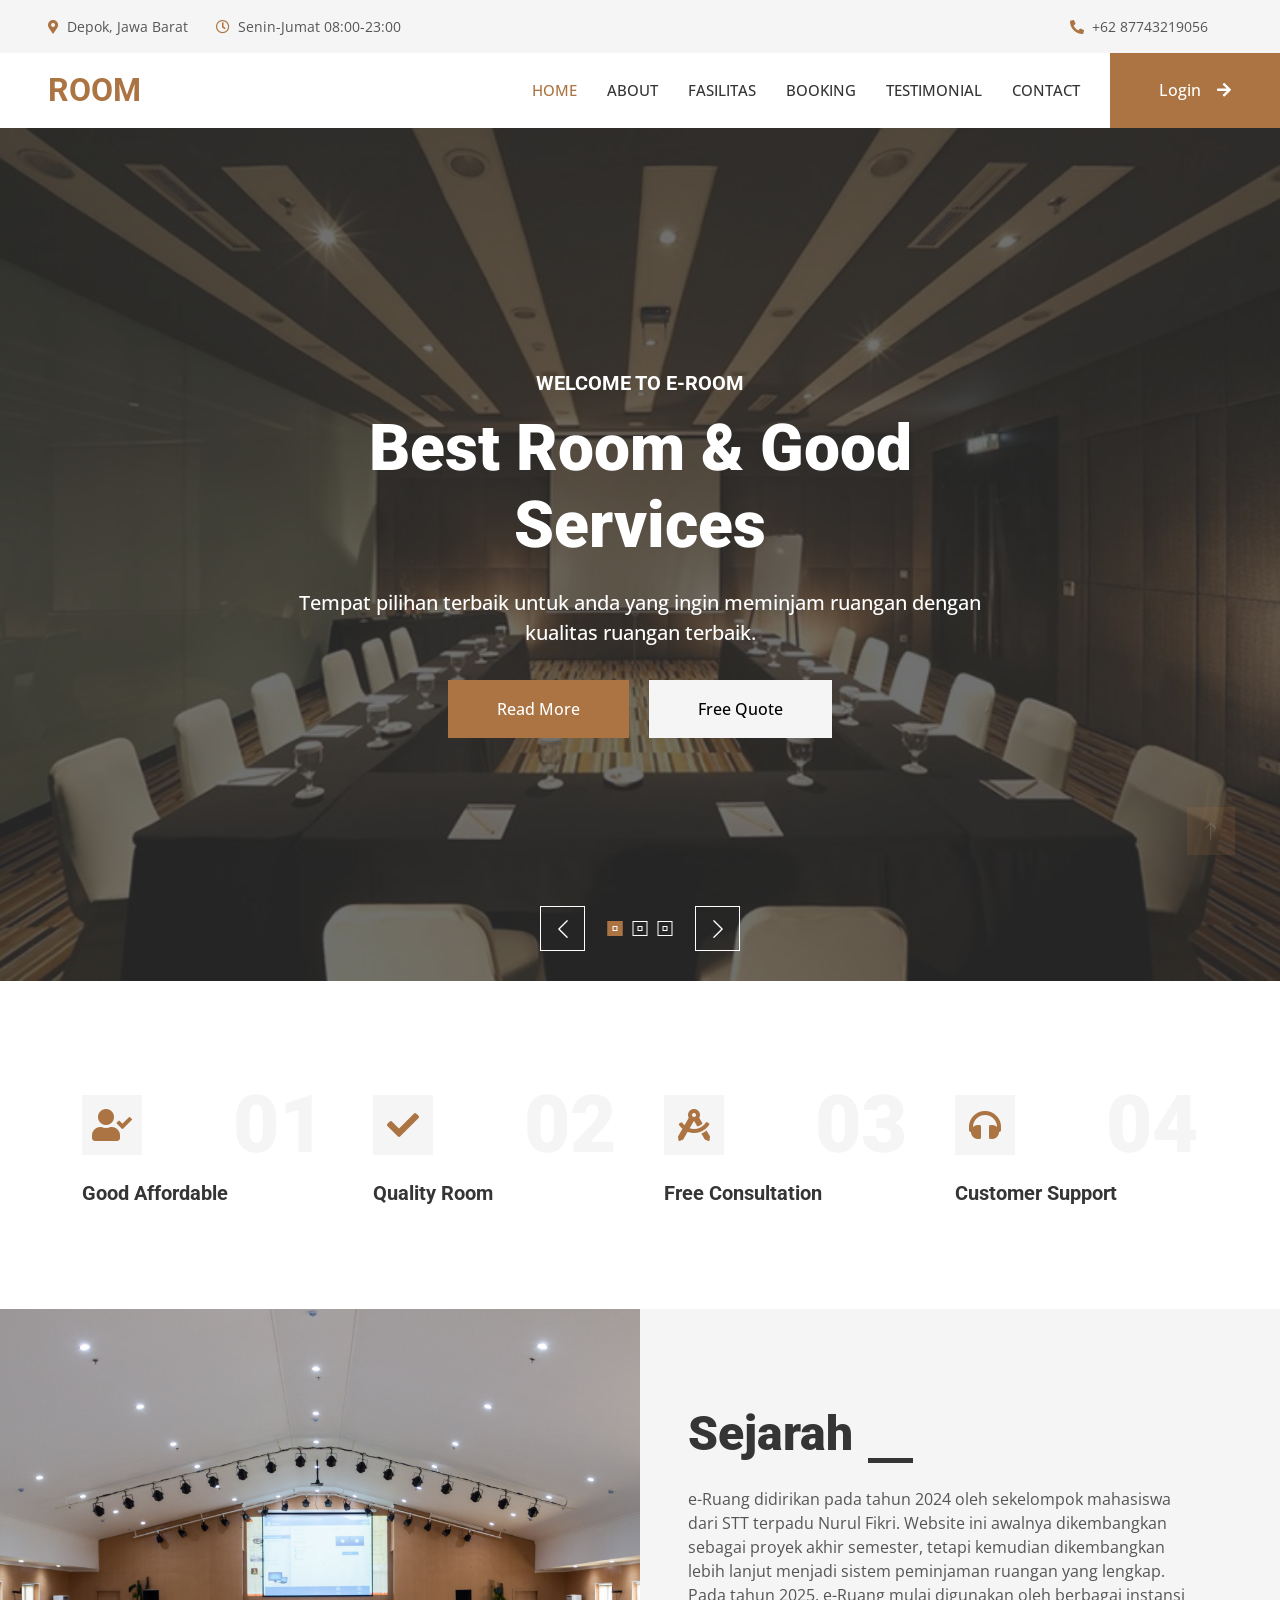
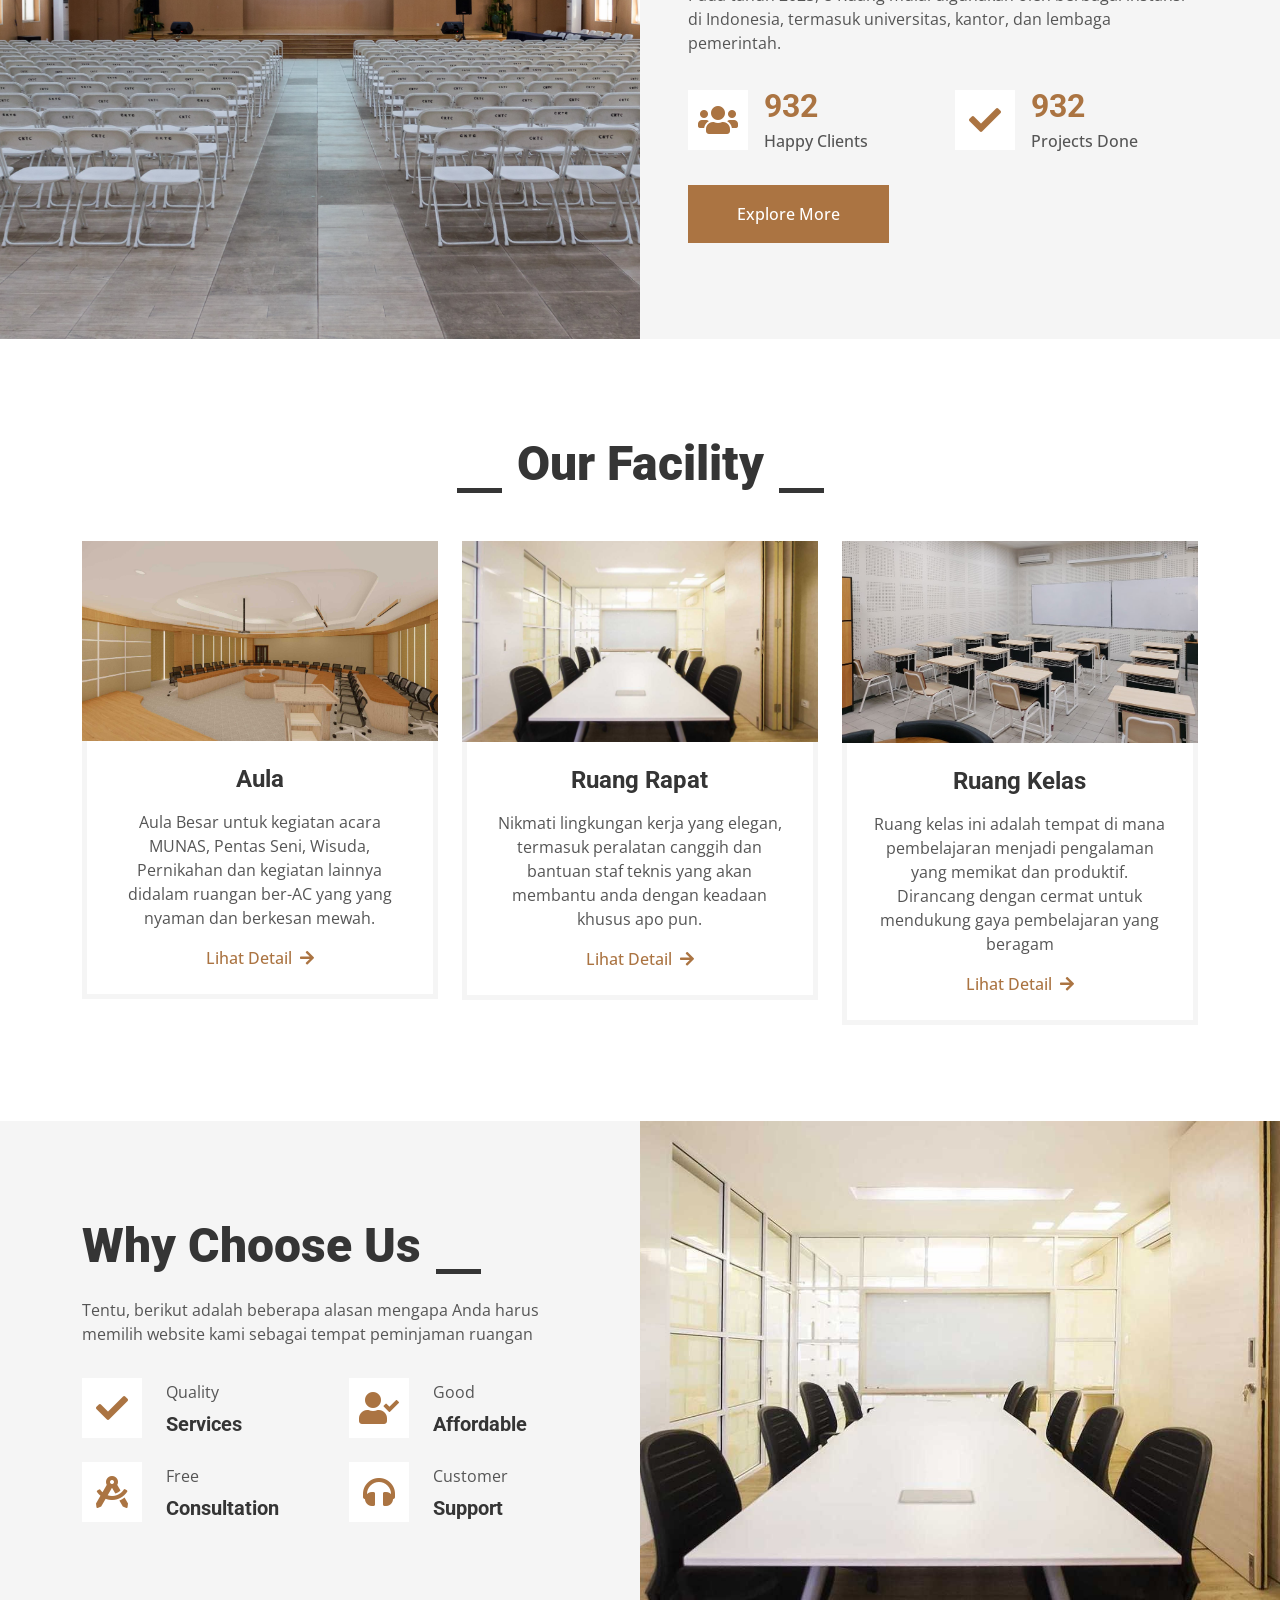
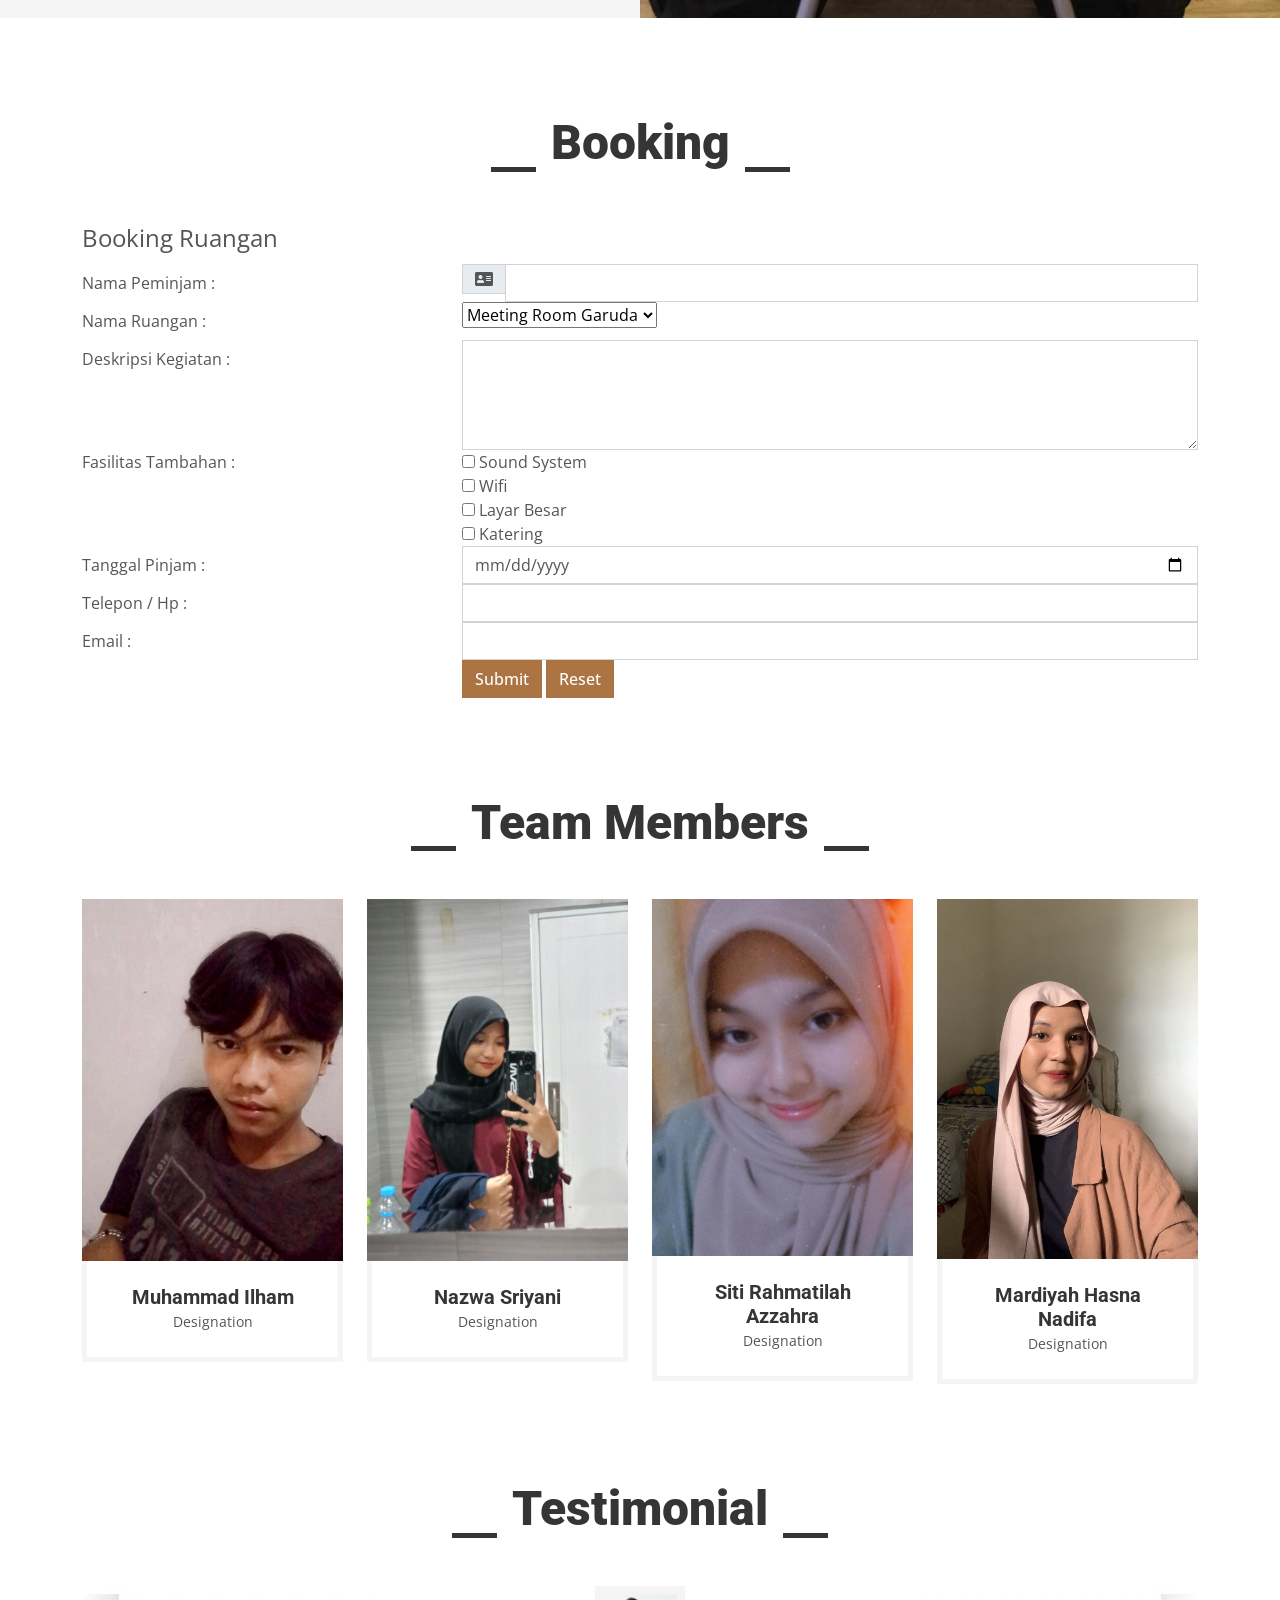
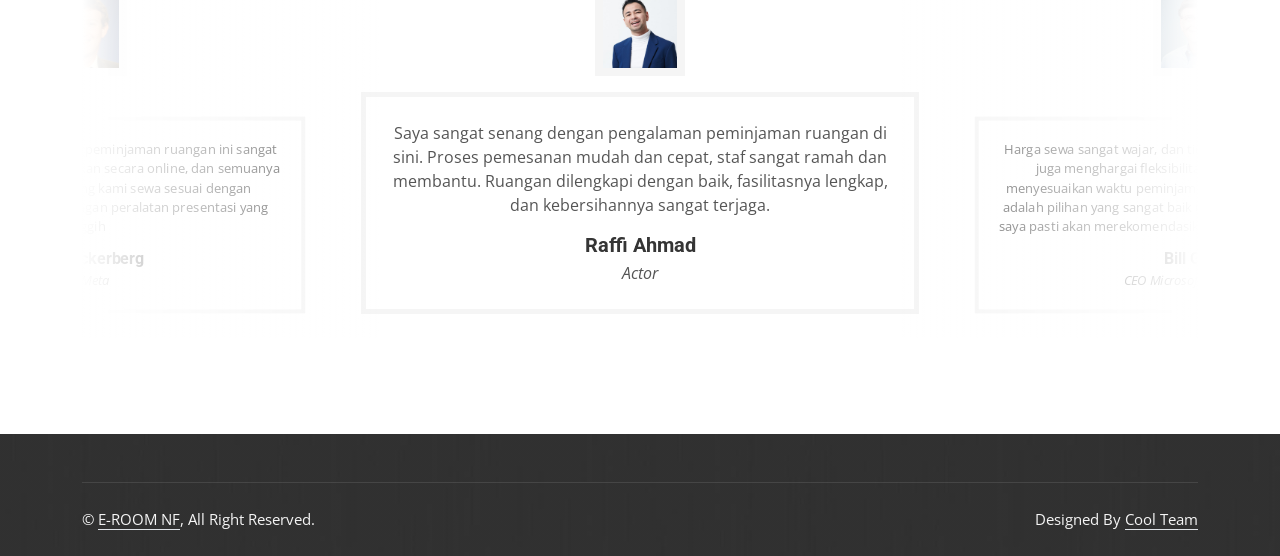
<file: WooDY Free Website Template - Free-CSS.com/carpenter-website-template/index.html>
<!DOCTYPE html>
<html lang="en">

<head>
    <meta charset="utf-8">
    <title>e-Ruang-Sistem Peminjaman Ruangan Nurul Fikri</title>
    <meta content="width=device-width, initial-scale=1.0" name="viewport">
    <meta content="" name="keywords">
    <meta content="" name="description">

    <!-- Favicon -->
    <link href="img/favicon.ico" rel="icon">

    <!-- Google Web Fonts -->
    <link rel="preconnect" href="https://fonts.googleapis.com">
    <link rel="preconnect" href="https://fonts.gstatic.com" crossorigin>
    <link href="https://fonts.googleapis.com/css2?family=Open+Sans:wght@400;500&family=Roboto:wght@500;700;900&display=swap" rel="stylesheet"> 

    <!-- Icon Font Stylesheet -->
    <link href="https://cdnjs.cloudflare.com/ajax/libs/font-awesome/5.10.0/css/all.min.css" rel="stylesheet">
    <link href="https://cdn.jsdelivr.net/npm/bootstrap-icons@1.4.1/font/bootstrap-icons.css" rel="stylesheet">

    <!-- Libraries Stylesheet -->
    <link href="lib/animate/animate.min.css" rel="stylesheet">
    <link href="lib/owlcarousel/assets/owl.carousel.min.css" rel="stylesheet">
    <link href="lib/lightbox/css/lightbox.min.css" rel="stylesheet">

    <!-- Customized Bootstrap Stylesheet -->
    <link href="css/bootstrap.min.css" rel="stylesheet">

    <!-- Template Stylesheet -->
    <link href="css/style.css" rel="stylesheet">
</head>

<body>
    <!-- Spinner Start -->
    <div id="spinner" class="show bg-white position-fixed translate-middle w-100 vh-100 top-50 start-50 d-flex align-items-center justify-content-center">
        <div class="spinner-grow text-primary" style="width: 3rem; height: 3rem;" role="status">
            <span class="sr-only">Loading...</span>
        </div>
    </div>
    <!-- Spinner End -->


    <!-- Topbar Start -->
    <div class="container-fluid bg-light p-0">
        <div class="row gx-0 d-none d-lg-flex">
            <div class="col-lg-7 px-5 text-start">
                <div class="h-100 d-inline-flex align-items-center py-3 me-4">
                    <small class="fa fa-map-marker-alt text-primary me-2"></small>
                    <small>Depok, Jawa Barat</small>
                </div>
                <div class="h-100 d-inline-flex align-items-center py-3">
                    <small class="far fa-clock text-primary me-2"></small>
                    <small>Senin-Jumat 08:00-23:00</small>
                </div>
            </div>
            <div class="col-lg-5 px-5 text-end">
                <div class="h-100 d-inline-flex align-items-center py-3 me-4">
                    <small class="fa fa-phone-alt text-primary me-2"></small>
                    <small>+62 87743219056</small>
                </div>
                
            </div>
        </div>
    </div>
    <!-- Topbar End -->


    <!-- Navbar Start -->
    <nav class="navbar navbar-expand-lg bg-white navbar-light sticky-top p-0">
        <a href="index.html" class="navbar-brand d-flex align-items-center px-4 px-lg-5">
            <h2 class="m-0 text-primary">ROOM</h2>
        </a>
        <button type="button" class="navbar-toggler me-4" data-bs-toggle="collapse" data-bs-target="#navbarCollapse">
            <span class="navbar-toggler-icon"></span>
        </button>
        <div class="collapse navbar-collapse" id="navbarCollapse">
            <div class="navbar-nav ms-auto p-4 p-lg-0">
                <a href="index.html" class="nav-item nav-link active">Home</a>
                <a href="about.html" class="nav-item nav-link">About</a>
                <a href="fasilitas.html" class="nav-item nav-link">Fasilitas</a>
                <a href="booking.html" class="nav-item nav-link">Booking</a>
                <a href="testimonial.html" class="nav-item nav-link">Testimonial</a>
                <!-- <div class="nav-item dropdown">
                    <a href="#" class="nav-link dropdown-toggle" data-bs-toggle="dropdown">Pages</a>
                    <div class="dropdown-menu fade-up m-0">
                        <a href="feature.html" class="dropdown-item">Feature</a>
                        <a href="quote.html" class="dropdown-item">Free Quote</a>
                        <a href="team.html" class="dropdown-item">Our Team</a>
                        <a href="testimonial.html" class="dropdown-item">Testimonial</a>
                    </div> -->
                <a href="contact.html" class="nav-item nav-link">Contact</a>
            </div>
            <a href="./login/index.html" class="btn btn-primary py-4 px-lg-5 d-none d-lg-block">Login<i class="fa fa-arrow-right ms-3"></i></a>
        </div>
    </nav>
    <!-- Navbar End -->


    <!-- Carousel Start -->
    <div class="container-fluid p-0 pb-5">
        <div class="owl-carousel header-carousel position-relative">
            <div class="owl-carousel-item position-relative">
                <img class="img-fluid" src="img/booking.jpeg" alt="">
                <div class="position-absolute top-0 start-0 w-100 h-100 d-flex align-items-center" style="background: rgba(53, 53, 53, .7);">
                    <div class="container">
                        <div class="row justify-content-center">
                            <div class="col-12 col-lg-8 text-center">
                                <h5 class="text-white text-uppercase mb-3 animated slideInDown">Welcome To E-ROOM</h5>
                                <h1 class="display-3 text-white animated slideInDown mb-4">Best Room & Good Services</h1>
                                <p class="fs-5 fw-medium text-white mb-4 pb-2">Tempat pilihan terbaik untuk anda yang ingin meminjam ruangan dengan kualitas ruangan terbaik.</p>
                                <a href="" class="btn btn-primary py-md-3 px-md-5 me-3 animated slideInLeft">Read More</a>
                                <a href="" class="btn btn-light py-md-3 px-md-5 animated slideInRight">Free Quote</a>
                            </div>
                        </div>
                    </div>
                </div>
            </div>
            <div class="owl-carousel-item position-relative">
                <img class="img-fluid" src="img/booking2.jpg" alt="">
                <div class="position-absolute top-0 start-0 w-100 h-100 d-flex align-items-center" style="background: rgba(53, 53, 53, .7);">
                    <div class="container">
                        <div class="row justify-content-center">
                            <div class="col-12 col-lg-8 text-center">
                                <h5 class="text-white text-uppercase mb-3 animated slideInDown">Welcome To E-ROOM</h5>
                                <h1 class="display-3 text-white animated slideInDown mb-4">Best Room & Good Services</h1>
                                <p class="fs-5 fw-medium text-white mb-4 pb-2">Tempat pilihan terbaik untuk anda yang ingin meminjam ruangan dengan kualitas ruangan terbaik.</p>
                                <a href="" class="btn btn-primary py-md-3 px-md-5 me-3 animated slideInLeft">Read More</a>
                                <a href="" class="btn btn-light py-md-3 px-md-5 animated slideInRight">Free Quote</a>
                            </div>
                        </div>
                    </div>
                </div>
            </div>
            <div class="owl-carousel-item position-relative">
                <img class="img-fluid" src="img/booking3.jpg" alt="">
                <div class="position-absolute top-0 start-0 w-100 h-100 d-flex align-items-center" style="background: rgba(53, 53, 53, .7);">
                    <div class="container">
                        <div class="row justify-content-center">
                            <div class="col-12 col-lg-8 text-center">
                                <h5 class="text-white text-uppercase mb-3 animated slideInDown">Welcome To E-ROOM</h5>
                                <h1 class="display-3 text-white animated slideInDown mb-4">Best Room & Good Services</h1>
                                <p class="fs-5 fw-medium text-white mb-4 pb-2">Tempat pilihan terbaik untuk anda yang ingin meminjam ruangan dengan kualitas ruangan terbaik.</p>
                                <a href="" class="btn btn-primary py-md-3 px-md-5 me-3 animated slideInLeft">Read More</a>
                                <a href="" class="btn btn-light py-md-3 px-md-5 animated slideInRight">Free Quote</a>
                            </div>
                        </div>
                    </div>
                </div>
            </div>
        </div>
    </div>
    <!-- Carousel End -->


    <!-- Feature Start -->
    <div class="container-xxl py-5">
        <div class="container">
            <div class="row g-5">
                <div class="col-md-6 col-lg-3 wow fadeIn" data-wow-delay="0.1s">
                    <div class="d-flex align-items-center justify-content-between mb-2">
                        <div class="d-flex align-items-center justify-content-center bg-light" style="width: 60px; height: 60px;">
                            <i class="fa fa-user-check fa-2x text-primary"></i>
                        </div>
                        <h1 class="display-1 text-light mb-0">01</h1>
                    </div>
                    <h5>Good Affordable</h5>
                </div>
                <div class="col-md-6 col-lg-3 wow fadeIn" data-wow-delay="0.3s">
                    <div class="d-flex align-items-center justify-content-between mb-2">
                        <div class="d-flex align-items-center justify-content-center bg-light" style="width: 60px; height: 60px;">
                            <i class="fa fa-check fa-2x text-primary"></i>
                        </div>
                        <h1 class="display-1 text-light mb-0">02</h1>
                    </div>
                    <h5>Quality Room</h5>
                </div>
                <div class="col-md-6 col-lg-3 wow fadeIn" data-wow-delay="0.5s">
                    <div class="d-flex align-items-center justify-content-between mb-2">
                        <div class="d-flex align-items-center justify-content-center bg-light" style="width: 60px; height: 60px;">
                            <i class="fa fa-drafting-compass fa-2x text-primary"></i>
                        </div>
                        <h1 class="display-1 text-light mb-0">03</h1>
                    </div>
                    <h5>Free Consultation</h5>
                </div>
                <div class="col-md-6 col-lg-3 wow fadeIn" data-wow-delay="0.7s">
                    <div class="d-flex align-items-center justify-content-between mb-2">
                        <div class="d-flex align-items-center justify-content-center bg-light" style="width: 60px; height: 60px;">
                            <i class="fa fa-headphones fa-2x text-primary"></i>
                        </div>
                        <h1 class="display-1 text-light mb-0">04</h1>
                    </div>
                    <h5>Customer Support</h5>
                </div>
            </div>
        </div>
    </div>
    <!-- Feature Start -->



    <!-- About Start -->
    <div class="container-fluid bg-light overflow-hidden my-5 px-lg-0">
        <div class="container about px-lg-0">
            <div class="row g-0 mx-lg-0">
                <div class="col-lg-6 ps-lg-0" style="min-height: 400px;">
                    <div class="position-relative h-100">
                        <img class="position-absolute img-fluid w-100 h-100" src="img/about.jpg" style="object-fit: cover;" alt="">
                    </div>
                </div>
                <div class="col-lg-6 about-text py-5 wow fadeIn" data-wow-delay="0.5s">
                    <div class="p-lg-5 pe-lg-0">
                        <div class="section-title text-start">
                            <h1 class="display-5 mb-4">Sejarah</h1>
                        </div>
                        <p class="mb-4 pb-2">e-Ruang didirikan pada tahun 2024 oleh sekelompok mahasiswa dari STT terpadu Nurul Fikri. Website ini awalnya dikembangkan sebagai proyek akhir semester, tetapi kemudian dikembangkan lebih lanjut menjadi sistem peminjaman ruangan yang lengkap. Pada tahun 2025, e-Ruang mulai digunakan oleh berbagai instansi di Indonesia, termasuk universitas, kantor, dan lembaga pemerintah.</p>
                        <div class="row g-4 mb-4 pb-2">
                            <div class="col-sm-6 wow fadeIn" data-wow-delay="0.1s">
                                <div class="d-flex align-items-center">
                                    <div class="d-flex flex-shrink-0 align-items-center justify-content-center bg-white" style="width: 60px; height: 60px;">
                                        <i class="fa fa-users fa-2x text-primary"></i>
                                    </div>
                                    <div class="ms-3">
                                        <h2 class="text-primary mb-1" data-toggle="counter-up">1234</h2>
                                        <p class="fw-medium mb-0">Happy Clients</p>
                                    </div>
                                </div>
                            </div>
                            <div class="col-sm-6 wow fadeIn" data-wow-delay="0.3s">
                                <div class="d-flex align-items-center">
                                    <div class="d-flex flex-shrink-0 align-items-center justify-content-center bg-white" style="width: 60px; height: 60px;">
                                        <i class="fa fa-check fa-2x text-primary"></i>
                                    </div>
                                    <div class="ms-3">
                                        <h2 class="text-primary mb-1" data-toggle="counter-up">1234</h2>
                                        <p class="fw-medium mb-0">Projects Done</p>
                                    </div>
                                </div>
                            </div>
                        </div>
                        <a href="" class="btn btn-primary py-3 px-5">Explore More</a>
                    </div>
                </div>
            </div>
        </div>
    </div>
    <!-- About End -->


    <!-- Fasilitas Start -->
    <div class="container-xxl py-5">
        <div class="container">
            <div class="section-title text-center">
                <h1 class="display-5 mb-5">Our Facility</h1>
            </div>
            <div class="row g-4">
                <div class="col-md-6 col-lg-4 wow fadeInUp" data-wow-delay="0.1s">
                    <div class="service-item">
                        <div class="overflow-hidden">
                            <img class="img-fluid" src="img/service-1.jpg" alt="">
                        </div>
                        <div class="p-4 text-center border border-5 border-light border-top-0">
                            <h4 class="mb-3">Aula</h4>
                            <p>Aula Besar untuk kegiatan acara MUNAS, Pentas Seni, Wisuda, Pernikahan dan kegiatan lainnya didalam ruangan ber-AC yang yang nyaman dan berkesan mewah.</p>
                            <a class="fw-medium" href="Aula.html">Lihat Detail<i class="fa fa-arrow-right ms-2"></i></a>
                        </div>
                    </div>
                </div>
                <div class="col-md-6 col-lg-4 wow fadeInUp" data-wow-delay="0.3s">
                    <div class="service-item">
                        <div class="overflow-hidden">
                            <img class="img-fluid" src="img/service-2.jpg" alt="">
                        </div>
                        <div class="p-4 text-center border border-5 border-light border-top-0">
                            <h4 class="mb-3">Ruang Rapat</h4>
                            <p>Nikmati lingkungan kerja yang elegan, termasuk peralatan canggih dan bantuan staf teknis yang akan membantu anda dengan keadaan khusus apo pun.</p>
                            <a class="fw-medium" href="RuangRapat.html">Lihat Detail<i class="fa fa-arrow-right ms-2"></i></a>
                        </div>
                    </div>
                </div>
                <div class="col-md-6 col-lg-4 wow fadeInUp" data-wow-delay="0.5s">
                    <div class="service-item">
                        <div class="overflow-hidden">
                            <img class="img-fluid" src="img/service-3.jpg" alt="">
                        </div>
                        <div class="p-4 text-center border border-5 border-light border-top-0">
                            <h4 class="mb-3">Ruang Kelas</h4>
                            <p>Ruang kelas ini adalah tempat di mana pembelajaran menjadi pengalaman yang memikat dan produktif. Dirancang dengan cermat untuk mendukung gaya pembelajaran yang beragam</p>
                            <a class="fw-medium" href="RuangKelas.html">Lihat Detail<i class="fa fa-arrow-right ms-2"></i></a>
                        </div>
                    </div>
                </div>
                    </div>
                </div>
            </div>
        </div>
    </div>
    <!-- Fasilitas End -->


    <!-- Feature Start -->
    <div class="container-fluid bg-light overflow-hidden my-5 px-lg-0">
        <div class="container feature px-lg-0">
            <div class="row g-0 mx-lg-0">
                <div class="col-lg-6 feature-text py-5 wow fadeIn" data-wow-delay="0.5s">
                    <div class="p-lg-5 ps-lg-0">
                        <div class="section-title text-start">
                            <h1 class="display-5 mb-4">Why Choose Us</h1>
                        </div>
                        <p class="mb-4 pb-2">Tentu, berikut adalah beberapa alasan mengapa Anda harus memilih website kami sebagai tempat peminjaman ruangan</p>
                        <div class="row g-4">
                            <div class="col-6">
                                <div class="d-flex align-items-center">
                                    <div class="d-flex flex-shrink-0 align-items-center justify-content-center bg-white" style="width: 60px; height: 60px;">
                                        <i class="fa fa-check fa-2x text-primary"></i>
                                    </div>
                                    <div class="ms-4">
                                        <p class="mb-2">Quality</p>
                                        <h5 class="mb-0">Services</h5>
                                    </div>
                                </div>
                            </div>
                            <div class="col-6">
                                <div class="d-flex align-items-center">
                                    <div class="d-flex flex-shrink-0 align-items-center justify-content-center bg-white" style="width: 60px; height: 60px;">
                                        <i class="fa fa-user-check fa-2x text-primary"></i>
                                    </div>
                                    <div class="ms-4">
                                        <p class="mb-2">Good</p>
                                        <h5 class="mb-0">Affordable</h5>
                                    </div>
                                </div>
                            </div>
                            <div class="col-6">
                                <div class="d-flex align-items-center">
                                    <div class="d-flex flex-shrink-0 align-items-center justify-content-center bg-white" style="width: 60px; height: 60px;">
                                        <i class="fa fa-drafting-compass fa-2x text-primary"></i>
                                    </div>
                                    <div class="ms-4">
                                        <p class="mb-2">Free</p>
                                        <h5 class="mb-0">Consultation</h5>
                                    </div>
                                </div>
                            </div>
                            <div class="col-6">
                                <div class="d-flex align-items-center">
                                    <div class="d-flex flex-shrink-0 align-items-center justify-content-center bg-white" style="width: 60px; height: 60px;">
                                        <i class="fa fa-headphones fa-2x text-primary"></i>
                                    </div>
                                    <div class="ms-4">
                                        <p class="mb-2">Customer</p>
                                        <h5 class="mb-0">Support</h5>
                                    </div>
                                </div>
                            </div>
                        </div>
                    </div>
                </div>
                <div class="col-lg-6 pe-lg-0" style="min-height: 400px;">
                    <div class="position-relative h-100">
                        <img class="position-absolute img-fluid w-100 h-100" src="img/service-2.jpg" style="object-fit: cover;" alt="">
                    </div>
                </div>
            </div>
        </div>
    </div>
    <!-- Feature End -->


    <!-- Booking Start -->
    <div class="container-xxl py-5">
        <div class="container">
            <div class="section-title text-center">
                <h1 class="display-5 mb-5">Booking</h1>
            </div>
            <fieldset>
                <legend>Booking Ruangan</legend>
                <form>
                    <div class="form-group row">
                      <label for="text" class="col-4 col-form-label">Nama Peminjam :</label> 
                      <div class="col-8">
                        <div class="input-group">
                          <div class="input-group-prepend">
                            <div class="input-group-text">
                              <i class="fa fa-address-card"></i>
                            </div>
                          </div> 
                          <input id="text" name="text" type="text" class="form-control">
                        </div>
                      </div>
                    </div>
                    <div class="form-group row">
                      <label for="select" class="col-4 col-form-label">Nama Ruangan :</label> 
                      <div class="col-8">
                        <select id="select" name="select" class="custom-select">
                          <option value="Meeting Room Garuda">Meeting Room Garuda</option>
                          <option value="Conference Room Nuri">Conference Room Nuri</option>
                          <option value="Aula Cendrawasih">Aula Cendrawasih</option>
                        </select>
                      </div>
                    </div>
                    <div class="form-group row">
                      <label for="textarea" class="col-4 col-form-label">Deskripsi Kegiatan :</label> 
                      <div class="col-8">
                        <textarea id="textarea" name="textarea" cols="40" rows="4" class="form-control"></textarea>
                      </div>
                    </div>
                    <div class="form-group row">
                      <label class="col-4">Fasilitas Tambahan :</label> 
                      <div class="col-8">
                        <div class="custom-control custom-checkbox custom-control-inline">
                          <input name="checkbox" id="checkbox_0" type="checkbox" class="custom-control-input" value="Sound System"> 
                          <label for="checkbox_0" class="custom-control-label">Sound System</label>
                        </div>
                        <div class="custom-control custom-checkbox custom-control-inline">
                          <input name="checkbox" id="checkbox_1" type="checkbox" class="custom-control-input" value="Wifi"> 
                          <label for="checkbox_1" class="custom-control-label">Wifi</label>
                        </div>
                        <div class="custom-control custom-checkbox custom-control-inline">
                          <input name="checkbox" id="checkbox_2" type="checkbox" class="custom-control-input" value="Layar Besar"> 
                          <label for="checkbox_2" class="custom-control-label">Layar Besar</label>
                        </div>
                        <div class="custom-control custom-checkbox custom-control-inline">
                          <input name="checkbox" id="checkbox_3" type="checkbox" class="custom-control-input" value="Katering"> 
                          <label for="checkbox_3" class="custom-control-label">Katering</label>
                        </div>
                      </div>
                    </div>
                    <div class="form-group row">
                      <label for="text1" class="col-4 col-form-label">Tanggal Pinjam :</label> 
                      <div class="col-8">
                        <input id="text1" name="text1" type="date" class="form-control">
                      </div>
                    </div>
                    <div class="form-group row">
                      <label for="text2" class="col-4 col-form-label">Telepon / Hp :</label> 
                      <div class="col-8">
                        <input id="text2" name="text2" type="text" class="form-control">
                      </div>
                    </div>
                    <div class="form-group row">
                      <label for="text3" class="col-4 col-form-label">Email :</label> 
                      <div class="col-8">
                        <input id="text3" name="text3" type="text" class="form-control">
                      </div>
                    </div> 
                    <div class="form-group row">
                      <div class="offset-4 col-8">
                        <button name="submit" type="submit" class="btn btn-primary">Submit</button>  <button name="submit" type="submit" class="btn btn-primary">Reset</button>
                      </div>
                    </div>
                  </form>
            </fieldset>
                 
                    </div>
                </div>
            </div>
        </div>
    </div>
    <!-- Booking End -->


    <!-- Quote Start -->
    <!-- <div class="container-fluid bg-light overflow-hidden my-5 px-lg-0">
        <div class="container quote px-lg-0">
            <div class="row g-0 mx-lg-0">
                <div class="col-lg-6 ps-lg-0" style="min-height: 400px;">
                    <div class="position-relative h-100">
                        <img class="position-absolute img-fluid w-100 h-100" src="img/quote.jpg" style="object-fit: cover;" alt="">
                    </div>
                </div>
                <div class="col-lg-6 quote-text py-5 wow fadeIn" data-wow-delay="0.5s">
                    <div class="p-lg-5 pe-lg-0">
                        <div class="section-title text-start">
                            <h1 class="display-5 mb-4">Free Quote</h1>
                        </div>
                        <p class="mb-4 pb-2">Tempor erat elitr rebum at clita. Diam dolor diam ipsum sit. Aliqu diam amet diam et eos. Clita erat ipsum et lorem et sit, sed stet lorem sit clita duo justo erat amet</p>
                        <form>
                            <div class="row g-3">
                                <div class="col-12 col-sm-6">
                                    <input type="text" class="form-control border-0" placeholder="Your Name" style="height: 55px;">
                                </div>
                                <div class="col-12 col-sm-6">
                                    <input type="email" class="form-control border-0" placeholder="Your Email" style="height: 55px;">
                                </div>
                                <div class="col-12 col-sm-6">
                                    <input type="text" class="form-control border-0" placeholder="Your Mobile" style="height: 55px;">
                                </div>
                                <div class="col-12 col-sm-6">
                                    <select class="form-select border-0" style="height: 55px;">
                                        <option selected>Select A Service</option>
                                        <option value="1">Service 1</option>
                                        <option value="2">Service 2</option>
                                        <option value="3">Service 3</option>
                                    </select>
                                </div>
                                <div class="col-12">
                                    <textarea class="form-control border-0" placeholder="Special Note"></textarea>
                                </div>
                                <div class="col-12">
                                    <button class="btn btn-primary w-100 py-3" type="submit">Submit</button>
                                </div>
                            </div>
                        </form>
                    </div>
                </div>
            </div>
        </div>
    </div> -->
    <!-- Quote End -->


    <!-- Team Start -->
    <div class="container-xxl py-5">
        <div class="container">
            <div class="section-title text-center">
                <h1 class="display-5 mb-5">Team Members</h1>
            </div>
            <div class="row g-4">
                <div class="col-lg-3 col-md-6 wow fadeInUp" data-wow-delay="0.1s">
                    <div class="team-item">
                        <div class="overflow-hidden position-relative">
                            <img class="img-fluid" src="img/team-1.jpg" alt="">
                            <div class="team-social">
                                <a class="btn btn-square" href=""><i class="fab fa-facebook-f"></i></a>
                                <a class="btn btn-square" href=""><i class="fab fa-twitter"></i></a>
                                <a class="btn btn-square" href=""><i class="fab fa-instagram"></i></a>
                            </div>
                        </div>
                        <div class="text-center border border-5 border-light border-top-0 p-4">
                            <h5 class="mb-0">Muhammad Ilham</h5>
                            <small>Designation</small>
                        </div>
                    </div>
                </div>
                <div class="col-lg-3 col-md-6 wow fadeInUp" data-wow-delay="0.3s">
                    <div class="team-item">
                        <div class="overflow-hidden position-relative">
                            <img class="img-fluid" src="img/team-2.jpg" alt="">
                            <div class="team-social">
                                <a class="btn btn-square" href=""><i class="fab fa-facebook-f"></i></a>
                                <a class="btn btn-square" href=""><i class="fab fa-twitter"></i></a>
                                <a class="btn btn-square" href=""><i class="fab fa-instagram"></i></a>
                            </div>
                        </div>
                        <div class="text-center border border-5 border-light border-top-0 p-4">
                            <h5 class="mb-0">Nazwa Sriyani</h5>
                            <small>Designation</small>
                        </div>
                    </div>
                </div>
                <div class="col-lg-3 col-md-6 wow fadeInUp" data-wow-delay="0.5s">
                    <div class="team-item">
                        <div class="overflow-hidden position-relative">
                            <img class="img-fluid" src="img/team-3.jpg" alt="">
                            <div class="team-social">
                                <a class="btn btn-square" href=""><i class="fab fa-facebook-f"></i></a>
                                <a class="btn btn-square" href=""><i class="fab fa-twitter"></i></a>
                                <a class="btn btn-square" href=""><i class="fab fa-instagram"></i></a>
                            </div>
                        </div>
                        <div class="text-center border border-5 border-light border-top-0 p-4">
                            <h5 class="mb-0">Siti Rahmatilah Azzahra</h5>
                            <small>Designation</small>
                        </div>
                    </div>
                </div>
                <div class="col-lg-3 col-md-6 wow fadeInUp" data-wow-delay="0.7s">
                    <div class="team-item">
                        <div class="overflow-hidden position-relative">
                            <img class="img-fluid" src="img/team-4.jpg" alt="">
                            <div class="team-social">
                                <a class="btn btn-square" href=""><i class="fab fa-facebook-f"></i></a>
                                <a class="btn btn-square" href=""><i class="fab fa-twitter"></i></a>
                                <a class="btn btn-square" href=""><i class="fab fa-instagram"></i></a>
                            </div>
                        </div>
                        <div class="text-center border border-5 border-light border-top-0 p-4">
                            <h5 class="mb-0">Mardiyah Hasna Nadifa</h5>
                            <small>Designation</small>
                        </div>
                    </div>
                </div>
            </div>
        </div>
    </div>
    <!-- Team End -->


    <!-- Testimonial Start -->
    <div class="container-xxl py-5 wow fadeInUp" data-wow-delay="0.1s">
        <div class="container">
            <div class="section-title text-center">
                <h1 class="display-5 mb-5">Testimonial</h1>
            </div>
            <div class="owl-carousel testimonial-carousel">
                <div class="testimonial-item text-center">
                    <img class="img-fluid bg-light p-2 mx-auto mb-3" src="img/testimonial-1.jpg" style="width: 90px; height: 90px;">
                    <div class="testimonial-text text-center p-4">
                        <p>Saya sangat senang dengan pengalaman peminjaman ruangan di sini. Proses pemesanan mudah dan cepat, staf sangat ramah dan membantu. Ruangan dilengkapi dengan baik, fasilitasnya lengkap, dan kebersihannya sangat terjaga.</p>
                        <h5 class="mb-1">Raffi Ahmad</h5>
                        <span class="fst-italic">Actor</span>
                    </div>
                </div>
                <div class="testimonial-item text-center">
                    <img class="img-fluid bg-light p-2 mx-auto mb-3" src="img/testimonial-2.jpg" style="width: 90px; height: 90px;">
                    <div class="testimonial-text text-center p-4">
                        <p>Harga sewa sangat wajar, dan tidak ada biaya tersembunyi. Saya juga menghargai fleksibilitas penyedia ruangan dalam menyesuaikan waktu peminjaman kami. Secara keseluruhan, ini adalah pilihan yang sangat baik untuk peminjaman ruangan, dan saya pasti akan merekomendasikannya kepada teman dan kolega.</p>
                        <h5 class="mb-1">Bill Gates</h5>
                        <span class="fst-italic">CEO Microsoft Corporation</span>
                    </div>
                </div>
                <div class="testimonial-item text-center">
                    <img class="img-fluid bg-light p-2 mx-auto mb-3" src="img/testimonial-3.jpg" style="width: 90px; height: 90px;">
                    <div class="testimonial-text text-center p-4">
                        <p>Tingkat kepuasan saya terhadap peminjaman ruangan ini sangat tinggi. Proses pemesanan dilakukan secara online, dan semuanya berjalan lancar. Ruangan yang kami sewa sesuai dengan ekspektasi kami, dilengkapi dengan peralatan presentasi yang canggih</p>
                        <h5 class="mb-1">Mark Zuckerberg</h5>
                        <span class="fst-italic">CEO Meta</span>
                    </div>
                </div>
            </div>
        </div>
    </div>
    <!-- Testimonial End -->


    <!-- Footer Start -->
    <div class="container-fluid bg-dark text-light footer mt-5 pt-5 wow fadeIn" data-wow-delay="0.1s">
        <div class="container">
            <div class="copyright">
                <div class="row">
                    <div class="col-md-6 text-center text-md-start mb-3 mb-md-0">
                        &copy; <a class="border-bottom" href="#">E-ROOM NF</a>, All Right Reserved.
                    </div>
                    <div class="col-md-6 text-center text-md-end">
                        Designed By <a class="border-bottom" href="https://htmlcodex.com">Cool Team</a>
                    </div>
                </div>
            </div>
        </div>
    </div>
    <!-- Footer End -->


    <!-- Back to Top -->
    <a href="#" class="btn btn-lg btn-primary btn-lg-square rounded-0 back-to-top"><i class="bi bi-arrow-up"></i></a>


    <!-- JavaScript Libraries -->
    <script src="https://code.jquery.com/jquery-3.4.1.min.js"></script>
    <script src="https://cdn.jsdelivr.net/npm/bootstrap@5.0.0/dist/js/bootstrap.bundle.min.js"></script>
    <script src="lib/wow/wow.min.js"></script>
    <script src="lib/easing/easing.min.js"></script>
    <script src="lib/waypoints/waypoints.min.js"></script>
    <script src="lib/counterup/counterup.min.js"></script>
    <script src="lib/owlcarousel/owl.carousel.min.js"></script>
    <script src="lib/isotope/isotope.pkgd.min.js"></script>
    <script src="lib/lightbox/js/lightbox.min.js"></script>

    <!-- Template Javascript -->
    <script src="js/main.js"></script>
</body>

</html>
</file>
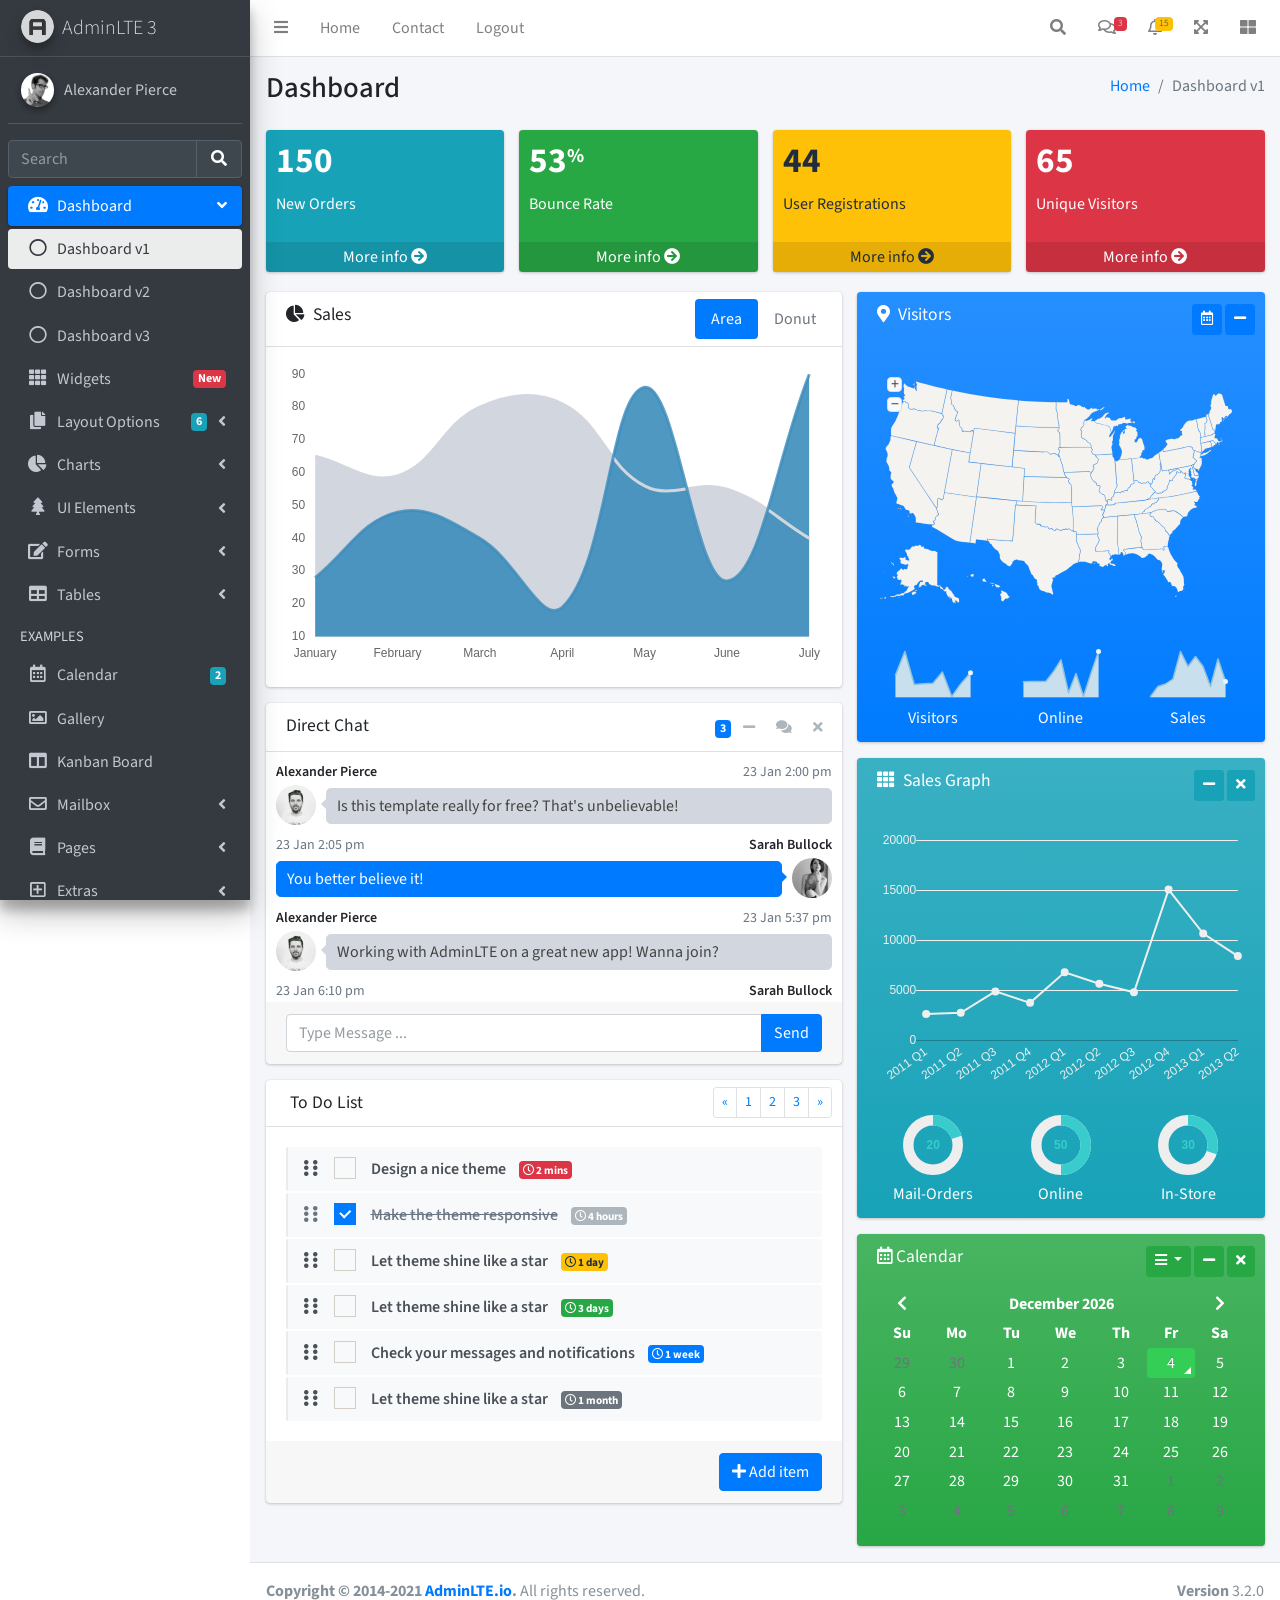
<file: WooDY Free Website Template - Free-CSS.com/carpenter-website-template/backend_admin/index.html>
<!DOCTYPE html>
<html lang="en">
<head>
  <meta charset="utf-8">
  <meta name="viewport" content="width=device-width, initial-scale=1">
  <title>AdminLTE 3 | Dashboard</title>

  <!-- Google Font: Source Sans Pro -->
  <link rel="stylesheet" href="https://fonts.googleapis.com/css?family=Source+Sans+Pro:300,400,400i,700&display=fallback">
  <!-- Font Awesome -->
  <link rel="stylesheet" href="plugins/fontawesome-free/css/all.min.css">
  <!-- Ionicons -->
  <link rel="stylesheet" href="https://code.ionicframework.com/ionicons/2.0.1/css/ionicons.min.css">
  <!-- Tempusdominus Bootstrap 4 -->
  <link rel="stylesheet" href="plugins/tempusdominus-bootstrap-4/css/tempusdominus-bootstrap-4.min.css">
  <!-- iCheck -->
  <link rel="stylesheet" href="plugins/icheck-bootstrap/icheck-bootstrap.min.css">
  <!-- JQVMap -->
  <link rel="stylesheet" href="plugins/jqvmap/jqvmap.min.css">
  <!-- Theme style -->
  <link rel="stylesheet" href="dist/css/adminlte.min.css">
  <!-- overlayScrollbars -->
  <link rel="stylesheet" href="plugins/overlayScrollbars/css/OverlayScrollbars.min.css">
  <!-- Daterange picker -->
  <link rel="stylesheet" href="plugins/daterangepicker/daterangepicker.css">
  <!-- summernote -->
  <link rel="stylesheet" href="plugins/summernote/summernote-bs4.min.css">
</head>
<body class="hold-transition sidebar-mini layout-fixed">
<div class="wrapper">

  <!-- Preloader -->
  <div class="preloader flex-column justify-content-center align-items-center">
    <img class="animation__shake" src="dist/img/AdminLTELogo.png" alt="AdminLTELogo" height="60" width="60">
  </div>

  <!-- Navbar -->
  <nav class="main-header navbar navbar-expand navbar-white navbar-light">
    <!-- Left navbar links -->
    <ul class="navbar-nav">
      <li class="nav-item">
        <a class="nav-link" data-widget="pushmenu" href="#" role="button"><i class="fas fa-bars"></i></a>
      </li>
      <li class="nav-item d-none d-sm-inline-block">
        <a href="../index.html" class="nav-link">Home</a>
      </li>
      <li class="nav-item d-none d-sm-inline-block">
        <a href="../contact.html" class="nav-link">Contact</a>
      </li>
      <li class="nav-item d-none d-sm-inline-block">
        <a href="../index.html" class="nav-link">Logout</a>
      </li>
    </ul>

    <!-- Right navbar links -->
    <ul class="navbar-nav ml-auto">
      <!-- Navbar Search -->
      <li class="nav-item">
        <a class="nav-link" data-widget="navbar-search" href="#" role="button">
          <i class="fas fa-search"></i>
        </a>
        <div class="navbar-search-block">
          <form class="form-inline">
            <div class="input-group input-group-sm">
              <input class="form-control form-control-navbar" type="search" placeholder="Search" aria-label="Search">
              <div class="input-group-append">
                <button class="btn btn-navbar" type="submit">
                  <i class="fas fa-search"></i>
                </button>
                <button class="btn btn-navbar" type="button" data-widget="navbar-search">
                  <i class="fas fa-times"></i>
                </button>
              </div>
            </div>
          </form>
        </div>
      </li>

      <!-- Messages Dropdown Menu -->
      <li class="nav-item dropdown">
        <a class="nav-link" data-toggle="dropdown" href="#">
          <i class="far fa-comments"></i>
          <span class="badge badge-danger navbar-badge">3</span>
        </a>
        <div class="dropdown-menu dropdown-menu-lg dropdown-menu-right">
          <a href="#" class="dropdown-item">
            <!-- Message Start -->
            <div class="media">
              <img src="dist/img/user1-128x128.jpg" alt="User Avatar" class="img-size-50 mr-3 img-circle">
              <div class="media-body">
                <h3 class="dropdown-item-title">
                  Brad Diesel
                  <span class="float-right text-sm text-danger"><i class="fas fa-star"></i></span>
                </h3>
                <p class="text-sm">Call me whenever you can...</p>
                <p class="text-sm text-muted"><i class="far fa-clock mr-1"></i> 4 Hours Ago</p>
              </div>
            </div>
            <!-- Message End -->
          </a>
          <div class="dropdown-divider"></div>
          <a href="#" class="dropdown-item">
            <!-- Message Start -->
            <div class="media">
              <img src="dist/img/user8-128x128.jpg" alt="User Avatar" class="img-size-50 img-circle mr-3">
              <div class="media-body">
                <h3 class="dropdown-item-title">
                  John Pierce
                  <span class="float-right text-sm text-muted"><i class="fas fa-star"></i></span>
                </h3>
                <p class="text-sm">I got your message bro</p>
                <p class="text-sm text-muted"><i class="far fa-clock mr-1"></i> 4 Hours Ago</p>
              </div>
            </div>
            <!-- Message End -->
          </a>
          <div class="dropdown-divider"></div>
          <a href="#" class="dropdown-item">
            <!-- Message Start -->
            <div class="media">
              <img src="dist/img/user3-128x128.jpg" alt="User Avatar" class="img-size-50 img-circle mr-3">
              <div class="media-body">
                <h3 class="dropdown-item-title">
                  Nora Silvester
                  <span class="float-right text-sm text-warning"><i class="fas fa-star"></i></span>
                </h3>
                <p class="text-sm">The subject goes here</p>
                <p class="text-sm text-muted"><i class="far fa-clock mr-1"></i> 4 Hours Ago</p>
              </div>
            </div>
            <!-- Message End -->
          </a>
          <div class="dropdown-divider"></div>
          <a href="#" class="dropdown-item dropdown-footer">See All Messages</a>
        </div>
      </li>
      <!-- Notifications Dropdown Menu -->
      <li class="nav-item dropdown">
        <a class="nav-link" data-toggle="dropdown" href="#">
          <i class="far fa-bell"></i>
          <span class="badge badge-warning navbar-badge">15</span>
        </a>
        <div class="dropdown-menu dropdown-menu-lg dropdown-menu-right">
          <span class="dropdown-item dropdown-header">15 Notifications</span>
          <div class="dropdown-divider"></div>
          <a href="#" class="dropdown-item">
            <i class="fas fa-envelope mr-2"></i> 4 new messages
            <span class="float-right text-muted text-sm">3 mins</span>
          </a>
          <div class="dropdown-divider"></div>
          <a href="#" class="dropdown-item">
            <i class="fas fa-users mr-2"></i> 8 friend requests
            <span class="float-right text-muted text-sm">12 hours</span>
          </a>
          <div class="dropdown-divider"></div>
          <a href="#" class="dropdown-item">
            <i class="fas fa-file mr-2"></i> 3 new reports
            <span class="float-right text-muted text-sm">2 days</span>
          </a>
          <div class="dropdown-divider"></div>
          <a href="#" class="dropdown-item dropdown-footer">See All Notifications</a>
        </div>
      </li>
      <li class="nav-item">
        <a class="nav-link" data-widget="fullscreen" href="#" role="button">
          <i class="fas fa-expand-arrows-alt"></i>
        </a>
      </li>
      <li class="nav-item">
        <a class="nav-link" data-widget="control-sidebar" data-controlsidebar-slide="true" href="#" role="button">
          <i class="fas fa-th-large"></i>
        </a>
      </li>
    </ul>
  </nav>
  <!-- /.navbar -->

  <!-- Main Sidebar Container -->
  <aside class="main-sidebar sidebar-dark-primary elevation-4">
    <!-- Brand Logo -->
    <a href="index3.html" class="brand-link">
      <img src="dist/img/AdminLTELogo.png" alt="AdminLTE Logo" class="brand-image img-circle elevation-3" style="opacity: .8">
      <span class="brand-text font-weight-light">AdminLTE 3</span>
    </a>

    <!-- Sidebar -->
    <div class="sidebar">
      <!-- Sidebar user panel (optional) -->
      <div class="user-panel mt-3 pb-3 mb-3 d-flex">
        <div class="image">
          <img src="dist/img/user2-160x160.jpg" class="img-circle elevation-2" alt="User Image">
        </div>
        <div class="info">
          <a href="#" class="d-block">Alexander Pierce</a>
        </div>
      </div>

      <!-- SidebarSearch Form -->
      <div class="form-inline">
        <div class="input-group" data-widget="sidebar-search">
          <input class="form-control form-control-sidebar" type="search" placeholder="Search" aria-label="Search">
          <div class="input-group-append">
            <button class="btn btn-sidebar">
              <i class="fas fa-search fa-fw"></i>
            </button>
          </div>
        </div>
      </div>

      <!-- Sidebar Menu -->
      <nav class="mt-2">
        <ul class="nav nav-pills nav-sidebar flex-column" data-widget="treeview" role="menu" data-accordion="false">
          <!-- Add icons to the links using the .nav-icon class
               with font-awesome or any other icon font library -->
          <li class="nav-item menu-open">
            <a href="#" class="nav-link active">
              <i class="nav-icon fas fa-tachometer-alt"></i>
              <p>
                Dashboard
                <i class="right fas fa-angle-left"></i>
              </p>
            </a>
            <ul class="nav nav-treeview">
              <li class="nav-item">
                <a href="./index.html" class="nav-link active">
                  <i class="far fa-circle nav-icon"></i>
                  <p>Dashboard v1</p>
                </a>
              </li>
              <li class="nav-item">
                <a href="./index2.html" class="nav-link">
                  <i class="far fa-circle nav-icon"></i>
                  <p>Dashboard v2</p>
                </a>
              </li>
              <li class="nav-item">
                <a href="./index3.html" class="nav-link">
                  <i class="far fa-circle nav-icon"></i>
                  <p>Dashboard v3</p>
                </a>
              </li>
            </ul>
          </li>
          <li class="nav-item">
            <a href="pages/widgets.html" class="nav-link">
              <i class="nav-icon fas fa-th"></i>
              <p>
                Widgets
                <span class="right badge badge-danger">New</span>
              </p>
            </a>
          </li>
          <li class="nav-item">
            <a href="#" class="nav-link">
              <i class="nav-icon fas fa-copy"></i>
              <p>
                Layout Options
                <i class="fas fa-angle-left right"></i>
                <span class="badge badge-info right">6</span>
              </p>
            </a>
            <ul class="nav nav-treeview">
              <li class="nav-item">
                <a href="pages/layout/top-nav.html" class="nav-link">
                  <i class="far fa-circle nav-icon"></i>
                  <p>Top Navigation</p>
                </a>
              </li>
              <li class="nav-item">
                <a href="pages/layout/top-nav-sidebar.html" class="nav-link">
                  <i class="far fa-circle nav-icon"></i>
                  <p>Top Navigation + Sidebar</p>
                </a>
              </li>
              <li class="nav-item">
                <a href="pages/layout/boxed.html" class="nav-link">
                  <i class="far fa-circle nav-icon"></i>
                  <p>Boxed</p>
                </a>
              </li>
              <li class="nav-item">
                <a href="pages/layout/fixed-sidebar.html" class="nav-link">
                  <i class="far fa-circle nav-icon"></i>
                  <p>Fixed Sidebar</p>
                </a>
              </li>
              <li class="nav-item">
                <a href="pages/layout/fixed-sidebar-custom.html" class="nav-link">
                  <i class="far fa-circle nav-icon"></i>
                  <p>Fixed Sidebar <small>+ Custom Area</small></p>
                </a>
              </li>
              <li class="nav-item">
                <a href="pages/layout/fixed-topnav.html" class="nav-link">
                  <i class="far fa-circle nav-icon"></i>
                  <p>Fixed Navbar</p>
                </a>
              </li>
              <li class="nav-item">
                <a href="pages/layout/fixed-footer.html" class="nav-link">
                  <i class="far fa-circle nav-icon"></i>
                  <p>Fixed Footer</p>
                </a>
              </li>
              <li class="nav-item">
                <a href="pages/layout/collapsed-sidebar.html" class="nav-link">
                  <i class="far fa-circle nav-icon"></i>
                  <p>Collapsed Sidebar</p>
                </a>
              </li>
            </ul>
          </li>
          <li class="nav-item">
            <a href="#" class="nav-link">
              <i class="nav-icon fas fa-chart-pie"></i>
              <p>
                Charts
                <i class="right fas fa-angle-left"></i>
              </p>
            </a>
            <ul class="nav nav-treeview">
              <li class="nav-item">
                <a href="pages/charts/chartjs.html" class="nav-link">
                  <i class="far fa-circle nav-icon"></i>
                  <p>ChartJS</p>
                </a>
              </li>
              <li class="nav-item">
                <a href="pages/charts/flot.html" class="nav-link">
                  <i class="far fa-circle nav-icon"></i>
                  <p>Flot</p>
                </a>
              </li>
              <li class="nav-item">
                <a href="pages/charts/inline.html" class="nav-link">
                  <i class="far fa-circle nav-icon"></i>
                  <p>Inline</p>
                </a>
              </li>
              <li class="nav-item">
                <a href="pages/charts/uplot.html" class="nav-link">
                  <i class="far fa-circle nav-icon"></i>
                  <p>uPlot</p>
                </a>
              </li>
            </ul>
          </li>
          <li class="nav-item">
            <a href="#" class="nav-link">
              <i class="nav-icon fas fa-tree"></i>
              <p>
                UI Elements
                <i class="fas fa-angle-left right"></i>
              </p>
            </a>
            <ul class="nav nav-treeview">
              <li class="nav-item">
                <a href="pages/UI/general.html" class="nav-link">
                  <i class="far fa-circle nav-icon"></i>
                  <p>General</p>
                </a>
              </li>
              <li class="nav-item">
                <a href="pages/UI/icons.html" class="nav-link">
                  <i class="far fa-circle nav-icon"></i>
                  <p>Icons</p>
                </a>
              </li>
              <li class="nav-item">
                <a href="pages/UI/buttons.html" class="nav-link">
                  <i class="far fa-circle nav-icon"></i>
                  <p>Buttons</p>
                </a>
              </li>
              <li class="nav-item">
                <a href="pages/UI/sliders.html" class="nav-link">
                  <i class="far fa-circle nav-icon"></i>
                  <p>Sliders</p>
                </a>
              </li>
              <li class="nav-item">
                <a href="pages/UI/modals.html" class="nav-link">
                  <i class="far fa-circle nav-icon"></i>
                  <p>Modals & Alerts</p>
                </a>
              </li>
              <li class="nav-item">
                <a href="pages/UI/navbar.html" class="nav-link">
                  <i class="far fa-circle nav-icon"></i>
                  <p>Navbar & Tabs</p>
                </a>
              </li>
              <li class="nav-item">
                <a href="pages/UI/timeline.html" class="nav-link">
                  <i class="far fa-circle nav-icon"></i>
                  <p>Timeline</p>
                </a>
              </li>
              <li class="nav-item">
                <a href="pages/UI/ribbons.html" class="nav-link">
                  <i class="far fa-circle nav-icon"></i>
                  <p>Ribbons</p>
                </a>
              </li>
            </ul>
          </li>
          <li class="nav-item">
            <a href="#" class="nav-link">
              <i class="nav-icon fas fa-edit"></i>
              <p>
                Forms
                <i class="fas fa-angle-left right"></i>
              </p>
            </a>
            <ul class="nav nav-treeview">
              <li class="nav-item">
                <a href="pages/forms/general.html" class="nav-link">
                  <i class="far fa-circle nav-icon"></i>
                  <p>General Elements</p>
                </a>
              </li>
              <li class="nav-item">
                <a href="pages/forms/advanced.html" class="nav-link">
                  <i class="far fa-circle nav-icon"></i>
                  <p>Advanced Elements</p>
                </a>
              </li>
              <li class="nav-item">
                <a href="pages/forms/editors.html" class="nav-link">
                  <i class="far fa-circle nav-icon"></i>
                  <p>Editors</p>
                </a>
              </li>
              <li class="nav-item">
                <a href="pages/forms/validation.html" class="nav-link">
                  <i class="far fa-circle nav-icon"></i>
                  <p>Validation</p>
                </a>
              </li>
            </ul>
          </li>
          <li class="nav-item">
            <a href="#" class="nav-link">
              <i class="nav-icon fas fa-table"></i>
              <p>
                Tables
                <i class="fas fa-angle-left right"></i>
              </p>
            </a>
            <ul class="nav nav-treeview">
              <li class="nav-item">
                <a href="pages/tables/simple.html" class="nav-link">
                  <i class="far fa-circle nav-icon"></i>
                  <p>Simple Tables</p>
                </a>
              </li>
              <li class="nav-item">
                <a href="pages/tables/data.html" class="nav-link">
                  <i class="far fa-circle nav-icon"></i>
                  <p>DataTables</p>
                </a>
              </li>
              <li class="nav-item">
                <a href="pages/tables/jsgrid.html" class="nav-link">
                  <i class="far fa-circle nav-icon"></i>
                  <p>jsGrid</p>
                </a>
              </li>
            </ul>
          </li>
          <li class="nav-header">EXAMPLES</li>
          <li class="nav-item">
            <a href="pages/calendar.html" class="nav-link">
              <i class="nav-icon far fa-calendar-alt"></i>
              <p>
                Calendar
                <span class="badge badge-info right">2</span>
              </p>
            </a>
          </li>
          <li class="nav-item">
            <a href="pages/gallery.html" class="nav-link">
              <i class="nav-icon far fa-image"></i>
              <p>
                Gallery
              </p>
            </a>
          </li>
          <li class="nav-item">
            <a href="pages/kanban.html" class="nav-link">
              <i class="nav-icon fas fa-columns"></i>
              <p>
                Kanban Board
              </p>
            </a>
          </li>
          <li class="nav-item">
            <a href="#" class="nav-link">
              <i class="nav-icon far fa-envelope"></i>
              <p>
                Mailbox
                <i class="fas fa-angle-left right"></i>
              </p>
            </a>
            <ul class="nav nav-treeview">
              <li class="nav-item">
                <a href="pages/mailbox/mailbox.html" class="nav-link">
                  <i class="far fa-circle nav-icon"></i>
                  <p>Inbox</p>
                </a>
              </li>
              <li class="nav-item">
                <a href="pages/mailbox/compose.html" class="nav-link">
                  <i class="far fa-circle nav-icon"></i>
                  <p>Compose</p>
                </a>
              </li>
              <li class="nav-item">
                <a href="pages/mailbox/read-mail.html" class="nav-link">
                  <i class="far fa-circle nav-icon"></i>
                  <p>Read</p>
                </a>
              </li>
            </ul>
          </li>
          <li class="nav-item">
            <a href="#" class="nav-link">
              <i class="nav-icon fas fa-book"></i>
              <p>
                Pages
                <i class="fas fa-angle-left right"></i>
              </p>
            </a>
            <ul class="nav nav-treeview">
              <li class="nav-item">
                <a href="pages/examples/invoice.html" class="nav-link">
                  <i class="far fa-circle nav-icon"></i>
                  <p>Invoice</p>
                </a>
              </li>
              <li class="nav-item">
                <a href="pages/examples/profile.html" class="nav-link">
                  <i class="far fa-circle nav-icon"></i>
                  <p>Profile</p>
                </a>
              </li>
              <li class="nav-item">
                <a href="pages/examples/e-commerce.html" class="nav-link">
                  <i class="far fa-circle nav-icon"></i>
                  <p>E-commerce</p>
                </a>
              </li>
              <li class="nav-item">
                <a href="pages/examples/projects.html" class="nav-link">
                  <i class="far fa-circle nav-icon"></i>
                  <p>Projects</p>
                </a>
              </li>
              <li class="nav-item">
                <a href="pages/examples/project-add.html" class="nav-link">
                  <i class="far fa-circle nav-icon"></i>
                  <p>Project Add</p>
                </a>
              </li>
              <li class="nav-item">
                <a href="pages/examples/project-edit.html" class="nav-link">
                  <i class="far fa-circle nav-icon"></i>
                  <p>Project Edit</p>
                </a>
              </li>
              <li class="nav-item">
                <a href="pages/examples/project-detail.html" class="nav-link">
                  <i class="far fa-circle nav-icon"></i>
                  <p>Project Detail</p>
                </a>
              </li>
              <li class="nav-item">
                <a href="pages/examples/contacts.html" class="nav-link">
                  <i class="far fa-circle nav-icon"></i>
                  <p>Contacts</p>
                </a>
              </li>
              <li class="nav-item">
                <a href="pages/examples/faq.html" class="nav-link">
                  <i class="far fa-circle nav-icon"></i>
                  <p>FAQ</p>
                </a>
              </li>
              <li class="nav-item">
                <a href="pages/examples/contact-us.html" class="nav-link">
                  <i class="far fa-circle nav-icon"></i>
                  <p>Contact us</p>
                </a>
              </li>
            </ul>
          </li>
          <li class="nav-item">
            <a href="#" class="nav-link">
              <i class="nav-icon far fa-plus-square"></i>
              <p>
                Extras
                <i class="fas fa-angle-left right"></i>
              </p>
            </a>
            <ul class="nav nav-treeview">
              <li class="nav-item">
                <a href="#" class="nav-link">
                  <i class="far fa-circle nav-icon"></i>
                  <p>
                    Login & Register v1
                    <i class="fas fa-angle-left right"></i>
                  </p>
                </a>
                <ul class="nav nav-treeview">
                  <li class="nav-item">
                    <a href="pages/examples/login.html" class="nav-link">
                      <i class="far fa-circle nav-icon"></i>
                      <p>Login v1</p>
                    </a>
                  </li>
                  <li class="nav-item">
                    <a href="pages/examples/register.html" class="nav-link">
                      <i class="far fa-circle nav-icon"></i>
                      <p>Register v1</p>
                    </a>
                  </li>
                  <li class="nav-item">
                    <a href="pages/examples/forgot-password.html" class="nav-link">
                      <i class="far fa-circle nav-icon"></i>
                      <p>Forgot Password v1</p>
                    </a>
                  </li>
                  <li class="nav-item">
                    <a href="pages/examples/recover-password.html" class="nav-link">
                      <i class="far fa-circle nav-icon"></i>
                      <p>Recover Password v1</p>
                    </a>
                  </li>
                </ul>
              </li>
              <li class="nav-item">
                <a href="#" class="nav-link">
                  <i class="far fa-circle nav-icon"></i>
                  <p>
                    Login & Register v2
                    <i class="fas fa-angle-left right"></i>
                  </p>
                </a>
                <ul class="nav nav-treeview">
                  <li class="nav-item">
                    <a href="pages/examples/login-v2.html" class="nav-link">
                      <i class="far fa-circle nav-icon"></i>
                      <p>Login v2</p>
                    </a>
                  </li>
                  <li class="nav-item">
                    <a href="pages/examples/register-v2.html" class="nav-link">
                      <i class="far fa-circle nav-icon"></i>
                      <p>Register v2</p>
                    </a>
                  </li>
                  <li class="nav-item">
                    <a href="pages/examples/forgot-password-v2.html" class="nav-link">
                      <i class="far fa-circle nav-icon"></i>
                      <p>Forgot Password v2</p>
                    </a>
                  </li>
                  <li class="nav-item">
                    <a href="pages/examples/recover-password-v2.html" class="nav-link">
                      <i class="far fa-circle nav-icon"></i>
                      <p>Recover Password v2</p>
                    </a>
                  </li>
                </ul>
              </li>
              <li class="nav-item">
                <a href="pages/examples/lockscreen.html" class="nav-link">
                  <i class="far fa-circle nav-icon"></i>
                  <p>Lockscreen</p>
                </a>
              </li>
              <li class="nav-item">
                <a href="pages/examples/legacy-user-menu.html" class="nav-link">
                  <i class="far fa-circle nav-icon"></i>
                  <p>Legacy User Menu</p>
                </a>
              </li>
              <li class="nav-item">
                <a href="pages/examples/language-menu.html" class="nav-link">
                  <i class="far fa-circle nav-icon"></i>
                  <p>Language Menu</p>
                </a>
              </li>
              <li class="nav-item">
                <a href="pages/examples/404.html" class="nav-link">
                  <i class="far fa-circle nav-icon"></i>
                  <p>Error 404</p>
                </a>
              </li>
              <li class="nav-item">
                <a href="pages/examples/500.html" class="nav-link">
                  <i class="far fa-circle nav-icon"></i>
                  <p>Error 500</p>
                </a>
              </li>
              <li class="nav-item">
                <a href="pages/examples/pace.html" class="nav-link">
                  <i class="far fa-circle nav-icon"></i>
                  <p>Pace</p>
                </a>
              </li>
              <li class="nav-item">
                <a href="pages/examples/blank.html" class="nav-link">
                  <i class="far fa-circle nav-icon"></i>
                  <p>Blank Page</p>
                </a>
              </li>
              <li class="nav-item">
                <a href="starter.html" class="nav-link">
                  <i class="far fa-circle nav-icon"></i>
                  <p>Starter Page</p>
                </a>
              </li>
            </ul>
          </li>
          <li class="nav-item">
            <a href="#" class="nav-link">
              <i class="nav-icon fas fa-search"></i>
              <p>
                Search
                <i class="fas fa-angle-left right"></i>
              </p>
            </a>
            <ul class="nav nav-treeview">
              <li class="nav-item">
                <a href="pages/search/simple.html" class="nav-link">
                  <i class="far fa-circle nav-icon"></i>
                  <p>Simple Search</p>
                </a>
              </li>
              <li class="nav-item">
                <a href="pages/search/enhanced.html" class="nav-link">
                  <i class="far fa-circle nav-icon"></i>
                  <p>Enhanced</p>
                </a>
              </li>
            </ul>
          </li>
          <li class="nav-header">MISCELLANEOUS</li>
          <li class="nav-item">
            <a href="iframe.html" class="nav-link">
              <i class="nav-icon fas fa-ellipsis-h"></i>
              <p>Tabbed IFrame Plugin</p>
            </a>
          </li>
          <li class="nav-item">
            <a href="https://adminlte.io/docs/3.1/" class="nav-link">
              <i class="nav-icon fas fa-file"></i>
              <p>Documentation</p>
            </a>
          </li>
          <li class="nav-header">MULTI LEVEL EXAMPLE</li>
          <li class="nav-item">
            <a href="#" class="nav-link">
              <i class="fas fa-circle nav-icon"></i>
              <p>Level 1</p>
            </a>
          </li>
          <li class="nav-item">
            <a href="#" class="nav-link">
              <i class="nav-icon fas fa-circle"></i>
              <p>
                Level 1
                <i class="right fas fa-angle-left"></i>
              </p>
            </a>
            <ul class="nav nav-treeview">
              <li class="nav-item">
                <a href="#" class="nav-link">
                  <i class="far fa-circle nav-icon"></i>
                  <p>Level 2</p>
                </a>
              </li>
              <li class="nav-item">
                <a href="#" class="nav-link">
                  <i class="far fa-circle nav-icon"></i>
                  <p>
                    Level 2
                    <i class="right fas fa-angle-left"></i>
                  </p>
                </a>
                <ul class="nav nav-treeview">
                  <li class="nav-item">
                    <a href="#" class="nav-link">
                      <i class="far fa-dot-circle nav-icon"></i>
                      <p>Level 3</p>
                    </a>
                  </li>
                  <li class="nav-item">
                    <a href="#" class="nav-link">
                      <i class="far fa-dot-circle nav-icon"></i>
                      <p>Level 3</p>
                    </a>
                  </li>
                  <li class="nav-item">
                    <a href="#" class="nav-link">
                      <i class="far fa-dot-circle nav-icon"></i>
                      <p>Level 3</p>
                    </a>
                  </li>
                </ul>
              </li>
              <li class="nav-item">
                <a href="#" class="nav-link">
                  <i class="far fa-circle nav-icon"></i>
                  <p>Level 2</p>
                </a>
              </li>
            </ul>
          </li>
          <li class="nav-item">
            <a href="#" class="nav-link">
              <i class="fas fa-circle nav-icon"></i>
              <p>Level 1</p>
            </a>
          </li>
          <li class="nav-header">LABELS</li>
          <li class="nav-item">
            <a href="#" class="nav-link">
              <i class="nav-icon far fa-circle text-danger"></i>
              <p class="text">Important</p>
            </a>
          </li>
          <li class="nav-item">
            <a href="#" class="nav-link">
              <i class="nav-icon far fa-circle text-warning"></i>
              <p>Warning</p>
            </a>
          </li>
          <li class="nav-item">
            <a href="#" class="nav-link">
              <i class="nav-icon far fa-circle text-info"></i>
              <p>Informational</p>
            </a>
          </li>
        </ul>
      </nav>
      <!-- /.sidebar-menu -->
    </div>
    <!-- /.sidebar -->
  </aside>

  <!-- Content Wrapper. Contains page content -->
  <div class="content-wrapper">
    <!-- Content Header (Page header) -->
    <div class="content-header">
      <div class="container-fluid">
        <div class="row mb-2">
          <div class="col-sm-6">
            <h1 class="m-0">Dashboard</h1>
          </div><!-- /.col -->
          <div class="col-sm-6">
            <ol class="breadcrumb float-sm-right">
              <li class="breadcrumb-item"><a href="#">Home</a></li>
              <li class="breadcrumb-item active">Dashboard v1</li>
            </ol>
          </div><!-- /.col -->
        </div><!-- /.row -->
      </div><!-- /.container-fluid -->
    </div>
    <!-- /.content-header -->

    <!-- Main content -->
    <section class="content">
      <div class="container-fluid">
        <!-- Small boxes (Stat box) -->
        <div class="row">
          <div class="col-lg-3 col-6">
            <!-- small box -->
            <div class="small-box bg-info">
              <div class="inner">
                <h3>150</h3>

                <p>New Orders</p>
              </div>
              <div class="icon">
                <i class="ion ion-bag"></i>
              </div>
              <a href="#" class="small-box-footer">More info <i class="fas fa-arrow-circle-right"></i></a>
            </div>
          </div>
          <!-- ./col -->
          <div class="col-lg-3 col-6">
            <!-- small box -->
            <div class="small-box bg-success">
              <div class="inner">
                <h3>53<sup style="font-size: 20px">%</sup></h3>

                <p>Bounce Rate</p>
              </div>
              <div class="icon">
                <i class="ion ion-stats-bars"></i>
              </div>
              <a href="#" class="small-box-footer">More info <i class="fas fa-arrow-circle-right"></i></a>
            </div>
          </div>
          <!-- ./col -->
          <div class="col-lg-3 col-6">
            <!-- small box -->
            <div class="small-box bg-warning">
              <div class="inner">
                <h3>44</h3>

                <p>User Registrations</p>
              </div>
              <div class="icon">
                <i class="ion ion-person-add"></i>
              </div>
              <a href="#" class="small-box-footer">More info <i class="fas fa-arrow-circle-right"></i></a>
            </div>
          </div>
          <!-- ./col -->
          <div class="col-lg-3 col-6">
            <!-- small box -->
            <div class="small-box bg-danger">
              <div class="inner">
                <h3>65</h3>

                <p>Unique Visitors</p>
              </div>
              <div class="icon">
                <i class="ion ion-pie-graph"></i>
              </div>
              <a href="#" class="small-box-footer">More info <i class="fas fa-arrow-circle-right"></i></a>
            </div>
          </div>
          <!-- ./col -->
        </div>
        <!-- /.row -->
        <!-- Main row -->
        <div class="row">
          <!-- Left col -->
          <section class="col-lg-7 connectedSortable">
            <!-- Custom tabs (Charts with tabs)-->
            <div class="card">
              <div class="card-header">
                <h3 class="card-title">
                  <i class="fas fa-chart-pie mr-1"></i>
                  Sales
                </h3>
                <div class="card-tools">
                  <ul class="nav nav-pills ml-auto">
                    <li class="nav-item">
                      <a class="nav-link active" href="#revenue-chart" data-toggle="tab">Area</a>
                    </li>
                    <li class="nav-item">
                      <a class="nav-link" href="#sales-chart" data-toggle="tab">Donut</a>
                    </li>
                  </ul>
                </div>
              </div><!-- /.card-header -->
              <div class="card-body">
                <div class="tab-content p-0">
                  <!-- Morris chart - Sales -->
                  <div class="chart tab-pane active" id="revenue-chart"
                       style="position: relative; height: 300px;">
                      <canvas id="revenue-chart-canvas" height="300" style="height: 300px;"></canvas>
                   </div>
                  <div class="chart tab-pane" id="sales-chart" style="position: relative; height: 300px;">
                    <canvas id="sales-chart-canvas" height="300" style="height: 300px;"></canvas>
                  </div>
                </div>
              </div><!-- /.card-body -->
            </div>
            <!-- /.card -->

            <!-- DIRECT CHAT -->
            <div class="card direct-chat direct-chat-primary">
              <div class="card-header">
                <h3 class="card-title">Direct Chat</h3>

                <div class="card-tools">
                  <span title="3 New Messages" class="badge badge-primary">3</span>
                  <button type="button" class="btn btn-tool" data-card-widget="collapse">
                    <i class="fas fa-minus"></i>
                  </button>
                  <button type="button" class="btn btn-tool" title="Contacts" data-widget="chat-pane-toggle">
                    <i class="fas fa-comments"></i>
                  </button>
                  <button type="button" class="btn btn-tool" data-card-widget="remove">
                    <i class="fas fa-times"></i>
                  </button>
                </div>
              </div>
              <!-- /.card-header -->
              <div class="card-body">
                <!-- Conversations are loaded here -->
                <div class="direct-chat-messages">
                  <!-- Message. Default to the left -->
                  <div class="direct-chat-msg">
                    <div class="direct-chat-infos clearfix">
                      <span class="direct-chat-name float-left">Alexander Pierce</span>
                      <span class="direct-chat-timestamp float-right">23 Jan 2:00 pm</span>
                    </div>
                    <!-- /.direct-chat-infos -->
                    <img class="direct-chat-img" src="dist/img/user1-128x128.jpg" alt="message user image">
                    <!-- /.direct-chat-img -->
                    <div class="direct-chat-text">
                      Is this template really for free? That's unbelievable!
                    </div>
                    <!-- /.direct-chat-text -->
                  </div>
                  <!-- /.direct-chat-msg -->

                  <!-- Message to the right -->
                  <div class="direct-chat-msg right">
                    <div class="direct-chat-infos clearfix">
                      <span class="direct-chat-name float-right">Sarah Bullock</span>
                      <span class="direct-chat-timestamp float-left">23 Jan 2:05 pm</span>
                    </div>
                    <!-- /.direct-chat-infos -->
                    <img class="direct-chat-img" src="dist/img/user3-128x128.jpg" alt="message user image">
                    <!-- /.direct-chat-img -->
                    <div class="direct-chat-text">
                      You better believe it!
                    </div>
                    <!-- /.direct-chat-text -->
                  </div>
                  <!-- /.direct-chat-msg -->

                  <!-- Message. Default to the left -->
                  <div class="direct-chat-msg">
                    <div class="direct-chat-infos clearfix">
                      <span class="direct-chat-name float-left">Alexander Pierce</span>
                      <span class="direct-chat-timestamp float-right">23 Jan 5:37 pm</span>
                    </div>
                    <!-- /.direct-chat-infos -->
                    <img class="direct-chat-img" src="dist/img/user1-128x128.jpg" alt="message user image">
                    <!-- /.direct-chat-img -->
                    <div class="direct-chat-text">
                      Working with AdminLTE on a great new app! Wanna join?
                    </div>
                    <!-- /.direct-chat-text -->
                  </div>
                  <!-- /.direct-chat-msg -->

                  <!-- Message to the right -->
                  <div class="direct-chat-msg right">
                    <div class="direct-chat-infos clearfix">
                      <span class="direct-chat-name float-right">Sarah Bullock</span>
                      <span class="direct-chat-timestamp float-left">23 Jan 6:10 pm</span>
                    </div>
                    <!-- /.direct-chat-infos -->
                    <img class="direct-chat-img" src="dist/img/user3-128x128.jpg" alt="message user image">
                    <!-- /.direct-chat-img -->
                    <div class="direct-chat-text">
                      I would love to.
                    </div>
                    <!-- /.direct-chat-text -->
                  </div>
                  <!-- /.direct-chat-msg -->

                </div>
                <!--/.direct-chat-messages-->

                <!-- Contacts are loaded here -->
                <div class="direct-chat-contacts">
                  <ul class="contacts-list">
                    <li>
                      <a href="#">
                        <img class="contacts-list-img" src="dist/img/user1-128x128.jpg" alt="User Avatar">

                        <div class="contacts-list-info">
                          <span class="contacts-list-name">
                            Count Dracula
                            <small class="contacts-list-date float-right">2/28/2015</small>
                          </span>
                          <span class="contacts-list-msg">How have you been? I was...</span>
                        </div>
                        <!-- /.contacts-list-info -->
                      </a>
                    </li>
                    <!-- End Contact Item -->
                    <li>
                      <a href="#">
                        <img class="contacts-list-img" src="dist/img/user7-128x128.jpg" alt="User Avatar">

                        <div class="contacts-list-info">
                          <span class="contacts-list-name">
                            Sarah Doe
                            <small class="contacts-list-date float-right">2/23/2015</small>
                          </span>
                          <span class="contacts-list-msg">I will be waiting for...</span>
                        </div>
                        <!-- /.contacts-list-info -->
                      </a>
                    </li>
                    <!-- End Contact Item -->
                    <li>
                      <a href="#">
                        <img class="contacts-list-img" src="dist/img/user3-128x128.jpg" alt="User Avatar">

                        <div class="contacts-list-info">
                          <span class="contacts-list-name">
                            Nadia Jolie
                            <small class="contacts-list-date float-right">2/20/2015</small>
                          </span>
                          <span class="contacts-list-msg">I'll call you back at...</span>
                        </div>
                        <!-- /.contacts-list-info -->
                      </a>
                    </li>
                    <!-- End Contact Item -->
                    <li>
                      <a href="#">
                        <img class="contacts-list-img" src="dist/img/user5-128x128.jpg" alt="User Avatar">

                        <div class="contacts-list-info">
                          <span class="contacts-list-name">
                            Nora S. Vans
                            <small class="contacts-list-date float-right">2/10/2015</small>
                          </span>
                          <span class="contacts-list-msg">Where is your new...</span>
                        </div>
                        <!-- /.contacts-list-info -->
                      </a>
                    </li>
                    <!-- End Contact Item -->
                    <li>
                      <a href="#">
                        <img class="contacts-list-img" src="dist/img/user6-128x128.jpg" alt="User Avatar">

                        <div class="contacts-list-info">
                          <span class="contacts-list-name">
                            John K.
                            <small class="contacts-list-date float-right">1/27/2015</small>
                          </span>
                          <span class="contacts-list-msg">Can I take a look at...</span>
                        </div>
                        <!-- /.contacts-list-info -->
                      </a>
                    </li>
                    <!-- End Contact Item -->
                    <li>
                      <a href="#">
                        <img class="contacts-list-img" src="dist/img/user8-128x128.jpg" alt="User Avatar">

                        <div class="contacts-list-info">
                          <span class="contacts-list-name">
                            Kenneth M.
                            <small class="contacts-list-date float-right">1/4/2015</small>
                          </span>
                          <span class="contacts-list-msg">Never mind I found...</span>
                        </div>
                        <!-- /.contacts-list-info -->
                      </a>
                    </li>
                    <!-- End Contact Item -->
                  </ul>
                  <!-- /.contacts-list -->
                </div>
                <!-- /.direct-chat-pane -->
              </div>
              <!-- /.card-body -->
              <div class="card-footer">
                <form action="#" method="post">
                  <div class="input-group">
                    <input type="text" name="message" placeholder="Type Message ..." class="form-control">
                    <span class="input-group-append">
                      <button type="button" class="btn btn-primary">Send</button>
                    </span>
                  </div>
                </form>
              </div>
              <!-- /.card-footer-->
            </div>
            <!--/.direct-chat -->

            <!-- TO DO List -->
            <div class="card">
              <div class="card-header">
                <h3 class="card-title">
                  <i class="ion ion-clipboard mr-1"></i>
                  To Do List
                </h3>

                <div class="card-tools">
                  <ul class="pagination pagination-sm">
                    <li class="page-item"><a href="#" class="page-link">&laquo;</a></li>
                    <li class="page-item"><a href="#" class="page-link">1</a></li>
                    <li class="page-item"><a href="#" class="page-link">2</a></li>
                    <li class="page-item"><a href="#" class="page-link">3</a></li>
                    <li class="page-item"><a href="#" class="page-link">&raquo;</a></li>
                  </ul>
                </div>
              </div>
              <!-- /.card-header -->
              <div class="card-body">
                <ul class="todo-list" data-widget="todo-list">
                  <li>
                    <!-- drag handle -->
                    <span class="handle">
                      <i class="fas fa-ellipsis-v"></i>
                      <i class="fas fa-ellipsis-v"></i>
                    </span>
                    <!-- checkbox -->
                    <div  class="icheck-primary d-inline ml-2">
                      <input type="checkbox" value="" name="todo1" id="todoCheck1">
                      <label for="todoCheck1"></label>
                    </div>
                    <!-- todo text -->
                    <span class="text">Design a nice theme</span>
                    <!-- Emphasis label -->
                    <small class="badge badge-danger"><i class="far fa-clock"></i> 2 mins</small>
                    <!-- General tools such as edit or delete-->
                    <div class="tools">
                      <i class="fas fa-edit"></i>
                      <i class="fas fa-trash-o"></i>
                    </div>
                  </li>
                  <li>
                    <span class="handle">
                      <i class="fas fa-ellipsis-v"></i>
                      <i class="fas fa-ellipsis-v"></i>
                    </span>
                    <div  class="icheck-primary d-inline ml-2">
                      <input type="checkbox" value="" name="todo2" id="todoCheck2" checked>
                      <label for="todoCheck2"></label>
                    </div>
                    <span class="text">Make the theme responsive</span>
                    <small class="badge badge-info"><i class="far fa-clock"></i> 4 hours</small>
                    <div class="tools">
                      <i class="fas fa-edit"></i>
                      <i class="fas fa-trash-o"></i>
                    </div>
                  </li>
                  <li>
                    <span class="handle">
                      <i class="fas fa-ellipsis-v"></i>
                      <i class="fas fa-ellipsis-v"></i>
                    </span>
                    <div  class="icheck-primary d-inline ml-2">
                      <input type="checkbox" value="" name="todo3" id="todoCheck3">
                      <label for="todoCheck3"></label>
                    </div>
                    <span class="text">Let theme shine like a star</span>
                    <small class="badge badge-warning"><i class="far fa-clock"></i> 1 day</small>
                    <div class="tools">
                      <i class="fas fa-edit"></i>
                      <i class="fas fa-trash-o"></i>
                    </div>
                  </li>
                  <li>
                    <span class="handle">
                      <i class="fas fa-ellipsis-v"></i>
                      <i class="fas fa-ellipsis-v"></i>
                    </span>
                    <div  class="icheck-primary d-inline ml-2">
                      <input type="checkbox" value="" name="todo4" id="todoCheck4">
                      <label for="todoCheck4"></label>
                    </div>
                    <span class="text">Let theme shine like a star</span>
                    <small class="badge badge-success"><i class="far fa-clock"></i> 3 days</small>
                    <div class="tools">
                      <i class="fas fa-edit"></i>
                      <i class="fas fa-trash-o"></i>
                    </div>
                  </li>
                  <li>
                    <span class="handle">
                      <i class="fas fa-ellipsis-v"></i>
                      <i class="fas fa-ellipsis-v"></i>
                    </span>
                    <div  class="icheck-primary d-inline ml-2">
                      <input type="checkbox" value="" name="todo5" id="todoCheck5">
                      <label for="todoCheck5"></label>
                    </div>
                    <span class="text">Check your messages and notifications</span>
                    <small class="badge badge-primary"><i class="far fa-clock"></i> 1 week</small>
                    <div class="tools">
                      <i class="fas fa-edit"></i>
                      <i class="fas fa-trash-o"></i>
                    </div>
                  </li>
                  <li>
                    <span class="handle">
                      <i class="fas fa-ellipsis-v"></i>
                      <i class="fas fa-ellipsis-v"></i>
                    </span>
                    <div  class="icheck-primary d-inline ml-2">
                      <input type="checkbox" value="" name="todo6" id="todoCheck6">
                      <label for="todoCheck6"></label>
                    </div>
                    <span class="text">Let theme shine like a star</span>
                    <small class="badge badge-secondary"><i class="far fa-clock"></i> 1 month</small>
                    <div class="tools">
                      <i class="fas fa-edit"></i>
                      <i class="fas fa-trash-o"></i>
                    </div>
                  </li>
                </ul>
              </div>
              <!-- /.card-body -->
              <div class="card-footer clearfix">
                <button type="button" class="btn btn-primary float-right"><i class="fas fa-plus"></i> Add item</button>
              </div>
            </div>
            <!-- /.card -->
          </section>
          <!-- /.Left col -->
          <!-- right col (We are only adding the ID to make the widgets sortable)-->
          <section class="col-lg-5 connectedSortable">

            <!-- Map card -->
            <div class="card bg-gradient-primary">
              <div class="card-header border-0">
                <h3 class="card-title">
                  <i class="fas fa-map-marker-alt mr-1"></i>
                  Visitors
                </h3>
                <!-- card tools -->
                <div class="card-tools">
                  <button type="button" class="btn btn-primary btn-sm daterange" title="Date range">
                    <i class="far fa-calendar-alt"></i>
                  </button>
                  <button type="button" class="btn btn-primary btn-sm" data-card-widget="collapse" title="Collapse">
                    <i class="fas fa-minus"></i>
                  </button>
                </div>
                <!-- /.card-tools -->
              </div>
              <div class="card-body">
                <div id="world-map" style="height: 250px; width: 100%;"></div>
              </div>
              <!-- /.card-body-->
              <div class="card-footer bg-transparent">
                <div class="row">
                  <div class="col-4 text-center">
                    <div id="sparkline-1"></div>
                    <div class="text-white">Visitors</div>
                  </div>
                  <!-- ./col -->
                  <div class="col-4 text-center">
                    <div id="sparkline-2"></div>
                    <div class="text-white">Online</div>
                  </div>
                  <!-- ./col -->
                  <div class="col-4 text-center">
                    <div id="sparkline-3"></div>
                    <div class="text-white">Sales</div>
                  </div>
                  <!-- ./col -->
                </div>
                <!-- /.row -->
              </div>
            </div>
            <!-- /.card -->

            <!-- solid sales graph -->
            <div class="card bg-gradient-info">
              <div class="card-header border-0">
                <h3 class="card-title">
                  <i class="fas fa-th mr-1"></i>
                  Sales Graph
                </h3>

                <div class="card-tools">
                  <button type="button" class="btn bg-info btn-sm" data-card-widget="collapse">
                    <i class="fas fa-minus"></i>
                  </button>
                  <button type="button" class="btn bg-info btn-sm" data-card-widget="remove">
                    <i class="fas fa-times"></i>
                  </button>
                </div>
              </div>
              <div class="card-body">
                <canvas class="chart" id="line-chart" style="min-height: 250px; height: 250px; max-height: 250px; max-width: 100%;"></canvas>
              </div>
              <!-- /.card-body -->
              <div class="card-footer bg-transparent">
                <div class="row">
                  <div class="col-4 text-center">
                    <input type="text" class="knob" data-readonly="true" value="20" data-width="60" data-height="60"
                           data-fgColor="#39CCCC">

                    <div class="text-white">Mail-Orders</div>
                  </div>
                  <!-- ./col -->
                  <div class="col-4 text-center">
                    <input type="text" class="knob" data-readonly="true" value="50" data-width="60" data-height="60"
                           data-fgColor="#39CCCC">

                    <div class="text-white">Online</div>
                  </div>
                  <!-- ./col -->
                  <div class="col-4 text-center">
                    <input type="text" class="knob" data-readonly="true" value="30" data-width="60" data-height="60"
                           data-fgColor="#39CCCC">

                    <div class="text-white">In-Store</div>
                  </div>
                  <!-- ./col -->
                </div>
                <!-- /.row -->
              </div>
              <!-- /.card-footer -->
            </div>
            <!-- /.card -->

            <!-- Calendar -->
            <div class="card bg-gradient-success">
              <div class="card-header border-0">

                <h3 class="card-title">
                  <i class="far fa-calendar-alt"></i>
                  Calendar
                </h3>
                <!-- tools card -->
                <div class="card-tools">
                  <!-- button with a dropdown -->
                  <div class="btn-group">
                    <button type="button" class="btn btn-success btn-sm dropdown-toggle" data-toggle="dropdown" data-offset="-52">
                      <i class="fas fa-bars"></i>
                    </button>
                    <div class="dropdown-menu" role="menu">
                      <a href="#" class="dropdown-item">Add new event</a>
                      <a href="#" class="dropdown-item">Clear events</a>
                      <div class="dropdown-divider"></div>
                      <a href="#" class="dropdown-item">View calendar</a>
                    </div>
                  </div>
                  <button type="button" class="btn btn-success btn-sm" data-card-widget="collapse">
                    <i class="fas fa-minus"></i>
                  </button>
                  <button type="button" class="btn btn-success btn-sm" data-card-widget="remove">
                    <i class="fas fa-times"></i>
                  </button>
                </div>
                <!-- /. tools -->
              </div>
              <!-- /.card-header -->
              <div class="card-body pt-0">
                <!--The calendar -->
                <div id="calendar" style="width: 100%"></div>
              </div>
              <!-- /.card-body -->
            </div>
            <!-- /.card -->
          </section>
          <!-- right col -->
        </div>
        <!-- /.row (main row) -->
      </div><!-- /.container-fluid -->
    </section>
    <!-- /.content -->
  </div>
  <!-- /.content-wrapper -->
  <footer class="main-footer">
    <strong>Copyright &copy; 2014-2021 <a href="https://adminlte.io">AdminLTE.io</a>.</strong>
    All rights reserved.
    <div class="float-right d-none d-sm-inline-block">
      <b>Version</b> 3.2.0
    </div>
  </footer>

  <!-- Control Sidebar -->
  <aside class="control-sidebar control-sidebar-dark">
    <!-- Control sidebar content goes here -->
  </aside>
  <!-- /.control-sidebar -->
</div>
<!-- ./wrapper -->

<!-- jQuery -->
<script src="plugins/jquery/jquery.min.js"></script>
<!-- jQuery UI 1.11.4 -->
<script src="plugins/jquery-ui/jquery-ui.min.js"></script>
<!-- Resolve conflict in jQuery UI tooltip with Bootstrap tooltip -->
<script>
  $.widget.bridge('uibutton', $.ui.button)
</script>
<!-- Bootstrap 4 -->
<script src="plugins/bootstrap/js/bootstrap.bundle.min.js"></script>
<!-- ChartJS -->
<script src="plugins/chart.js/Chart.min.js"></script>
<!-- Sparkline -->
<script src="plugins/sparklines/sparkline.js"></script>
<!-- JQVMap -->
<script src="plugins/jqvmap/jquery.vmap.min.js"></script>
<script src="plugins/jqvmap/maps/jquery.vmap.usa.js"></script>
<!-- jQuery Knob Chart -->
<script src="plugins/jquery-knob/jquery.knob.min.js"></script>
<!-- daterangepicker -->
<script src="plugins/moment/moment.min.js"></script>
<script src="plugins/daterangepicker/daterangepicker.js"></script>
<!-- Tempusdominus Bootstrap 4 -->
<script src="plugins/tempusdominus-bootstrap-4/js/tempusdominus-bootstrap-4.min.js"></script>
<!-- Summernote -->
<script src="plugins/summernote/summernote-bs4.min.js"></script>
<!-- overlayScrollbars -->
<script src="plugins/overlayScrollbars/js/jquery.overlayScrollbars.min.js"></script>
<!-- AdminLTE App -->
<script src="dist/js/adminlte.js"></script>
<!-- AdminLTE for demo purposes -->
<script src="dist/js/demo.js"></script>
<!-- AdminLTE dashboard demo (This is only for demo purposes) -->
<script src="dist/js/pages/dashboard.js"></script>
</body>
</html>
</file>
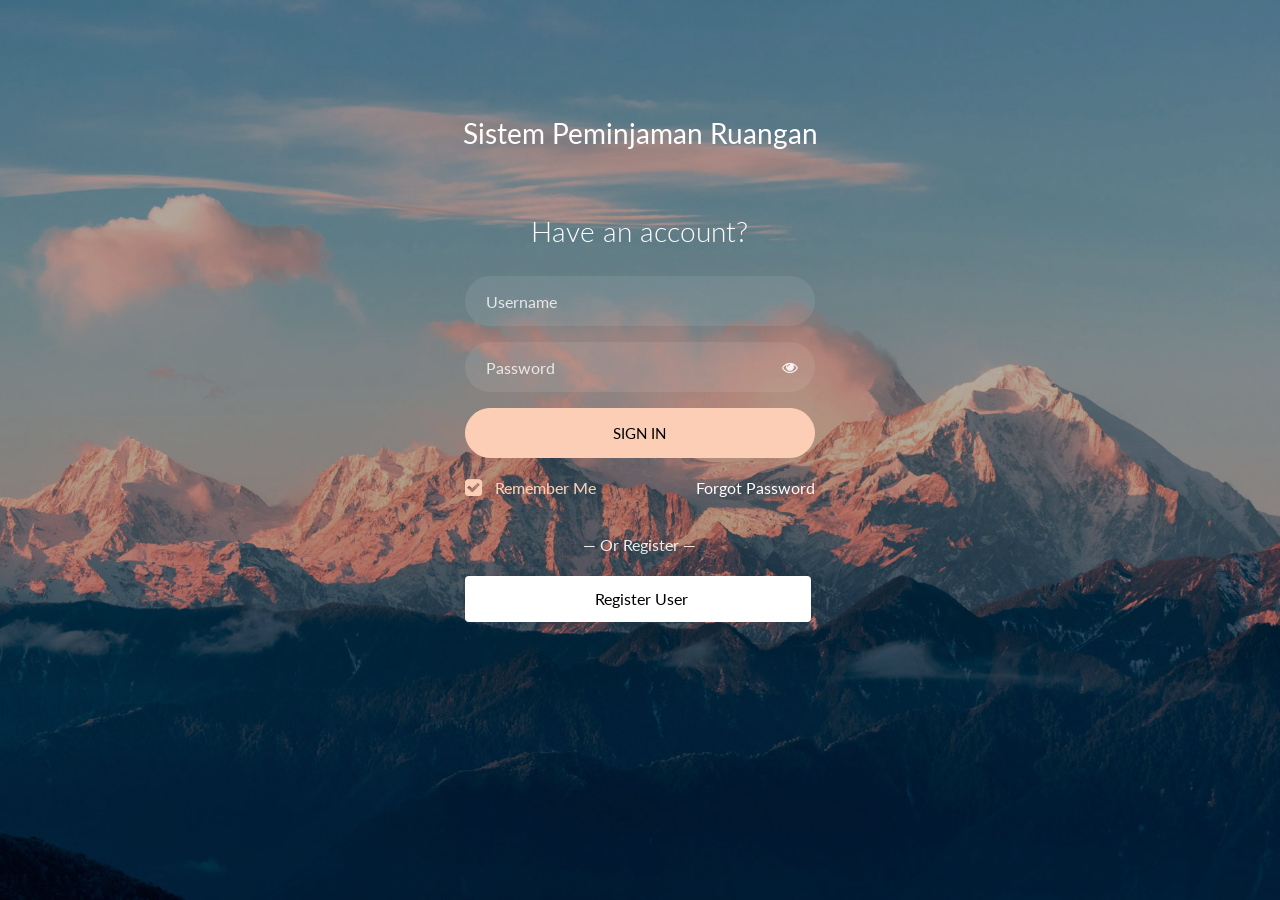
<file: WooDY Free Website Template - Free-CSS.com/carpenter-website-template/login/index.html>
<!doctype html>
<html lang="en">
  <head>
  	<title>Login</title>
    <meta charset="utf-8">
    <meta name="viewport" content="width=device-width, initial-scale=1, shrink-to-fit=no">

	<link href="https://fonts.googleapis.com/css?family=Lato:300,400,700&display=swap" rel="stylesheet">

	<link rel="stylesheet" href="https://stackpath.bootstrapcdn.com/font-awesome/4.7.0/css/font-awesome.min.css">
	
	<link rel="stylesheet" href="css/style.css">

	</head>

	<body class="img js-fullheight" style="background-image: url(images/bg.jpg);">
	<section class="ftco-section">
		<div class="container">
			<div class="row justify-content-center">
				<div class="col-md-6 text-center mb-5">
					<h2 class="heading-section">Sistem Peminjaman Ruangan</h2>
				</div>
			</div>
			<div class="row justify-content-center">
				<div class="col-md-6 col-lg-4">
					<div class="login-wrap p-0">
		      	<h3 class="mb-4 text-center">Have an account?</h3>
		      	<form action="" method="post" class="signin-form">
		      		<div class="form-group">
		      			<input type="text" name="username" id="username" class="form-control" placeholder="Username" required>
		      		</div>
	            <div class="form-group">
	              <input type="password" name="password" id="password" class="form-control" placeholder="Password" required>
	              <span toggle="#password-field" class="fa fa-fw fa-eye field-icon toggle-password"></span>
	            </div>
	            <div class="form-group">
	            	<button type="submit" onclick="return login()" class="form-control btn btn-primary submit px-3">Sign In</button>
	            </div>
	            <div class="form-group d-md-flex">
	            	<div class="w-50">
		            	<label class="checkbox-wrap checkbox-primary">Remember Me
									  <input type="checkbox" checked>
									  <span class="checkmark"></span>
									</label>
								</div>
								<div class="w-50 text-md-right">
									<a href="#" style="color: #fff">Forgot Password</a>
								</div>
	            </div>
	          </form>
	          <p class="w-100 text-center">&mdash; Or Register &mdash;</p>
	          <div class="social d-flex text-center">
	          	<a href="../regist.html" class="px-2 py-2 mr-md-1 rounded"><span class="ion-logo-facebook mr-2"></span> Register User</a>
	          	<!-- <a href="#" class="px-2 py-2 ml-md-1 rounded"><span class="ion-logo-twitter mr-2"></span> Twitter</a> -->
	          </div>
		      </div>
				</div>
			</div>
		</div>
	</section>
	

	<script src="js/jquery.min.js"></script>
  <script src="js/popper.js"></script>
  <script src="js/bootstrap.min.js"></script>
  <script src="js/main.js"></script>
  <script src="auth.js"></script>

	</body>
</html>
</file>
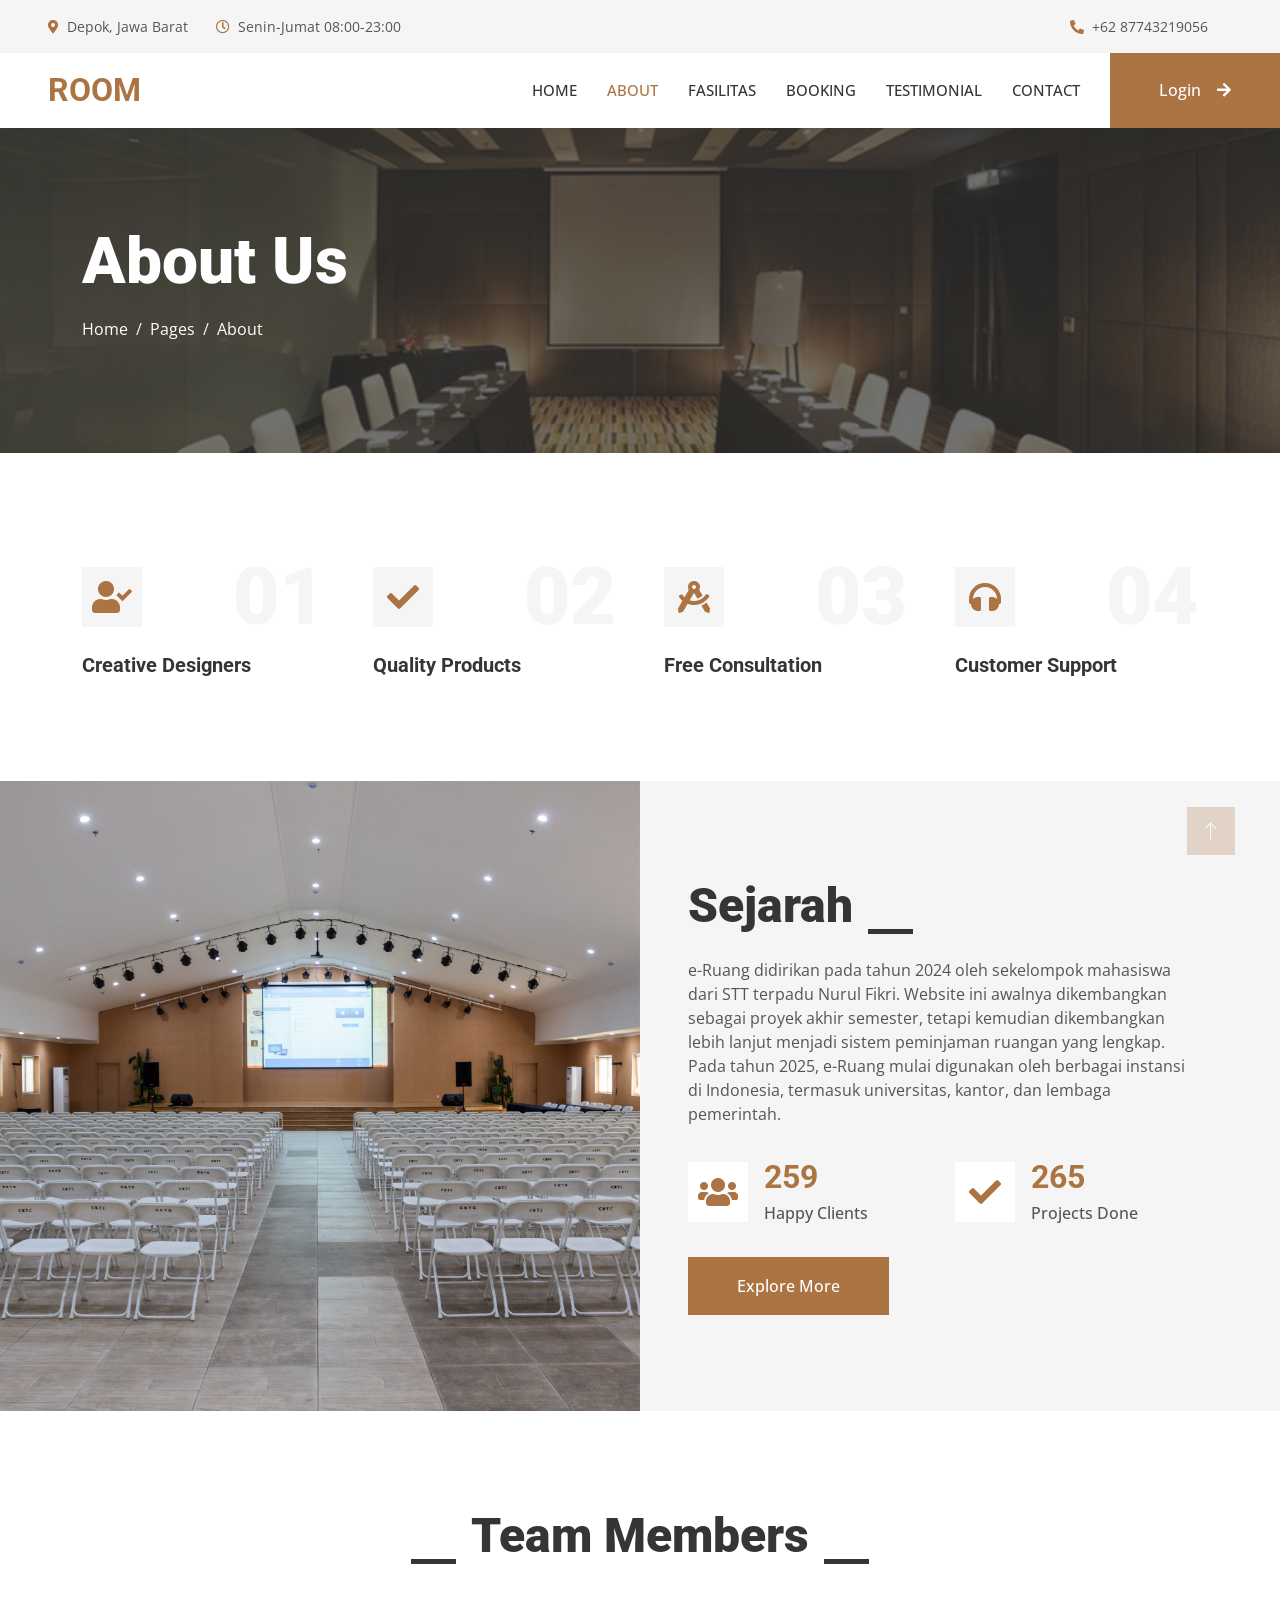
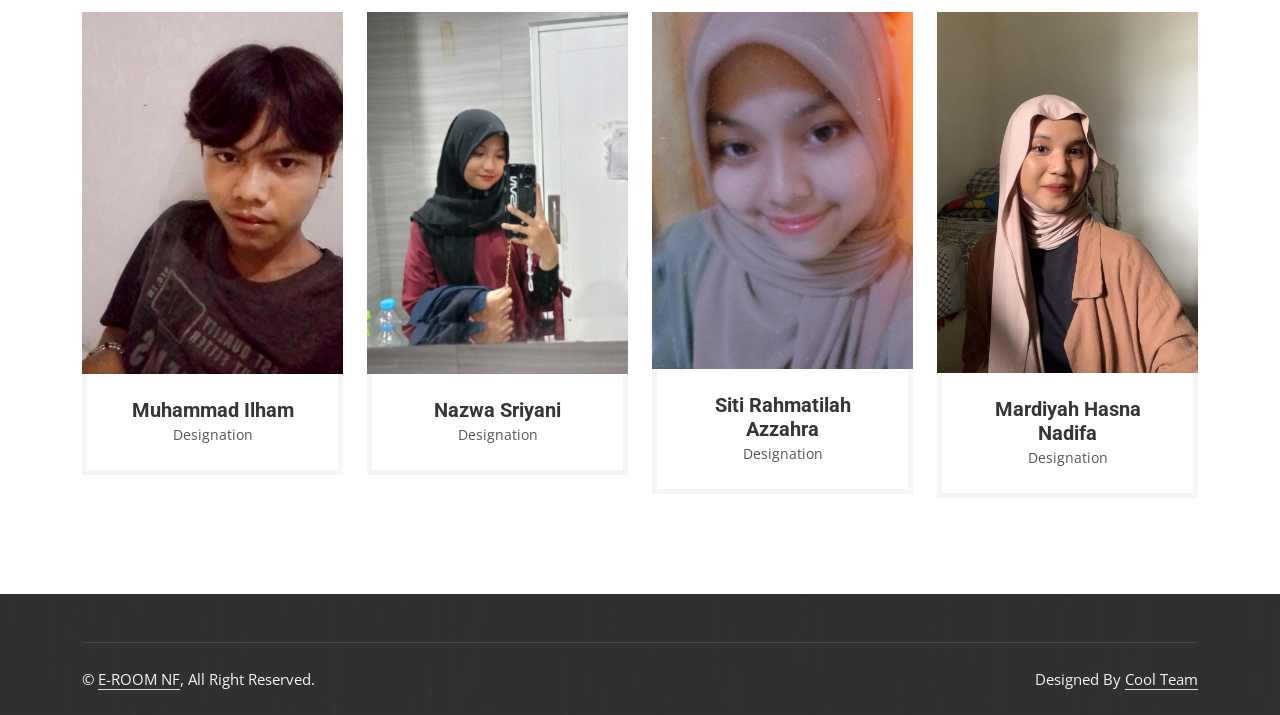
<file: WooDY Free Website Template - Free-CSS.com/carpenter-website-template/about.html>
<!DOCTYPE html>
<html lang="en">

<head>
    <meta charset="utf-8">
    <title>Woody - Carpenter Website Template</title>
    <meta content="width=device-width, initial-scale=1.0" name="viewport">
    <meta content="" name="keywords">
    <meta content="" name="description">

    <!-- Favicon -->
    <link href="img/favicon.ico" rel="icon">

    <!-- Google Web Fonts -->
    <link rel="preconnect" href="https://fonts.googleapis.com">
    <link rel="preconnect" href="https://fonts.gstatic.com" crossorigin>
    <link href="https://fonts.googleapis.com/css2?family=Open+Sans:wght@400;500&family=Roboto:wght@500;700;900&display=swap" rel="stylesheet"> 

    <!-- Icon Font Stylesheet -->
    <link href="https://cdnjs.cloudflare.com/ajax/libs/font-awesome/5.10.0/css/all.min.css" rel="stylesheet">
    <link href="https://cdn.jsdelivr.net/npm/bootstrap-icons@1.4.1/font/bootstrap-icons.css" rel="stylesheet">

    <!-- Libraries Stylesheet -->
    <link href="lib/animate/animate.min.css" rel="stylesheet">
    <link href="lib/owlcarousel/assets/owl.carousel.min.css" rel="stylesheet">
    <link href="lib/lightbox/css/lightbox.min.css" rel="stylesheet">

    <!-- Customized Bootstrap Stylesheet -->
    <link href="css/bootstrap.min.css" rel="stylesheet">

    <!-- Template Stylesheet -->
    <link href="css/style.css" rel="stylesheet">
</head>

<body>
    <!-- Spinner Start -->
    <div id="spinner" class="show bg-white position-fixed translate-middle w-100 vh-100 top-50 start-50 d-flex align-items-center justify-content-center">
        <div class="spinner-grow text-primary" style="width: 3rem; height: 3rem;" role="status">
            <span class="sr-only">Loading...</span>
        </div>
    </div>
    <!-- Spinner End -->


    <!-- Topbar Start -->
    <div class="container-fluid bg-light p-0">
        <div class="row gx-0 d-none d-lg-flex">
            <div class="col-lg-7 px-5 text-start">
                <div class="h-100 d-inline-flex align-items-center py-3 me-4">
                    <small class="fa fa-map-marker-alt text-primary me-2"></small>
                    <small>Depok, Jawa Barat</small>
                </div>
                <div class="h-100 d-inline-flex align-items-center py-3">
                    <small class="far fa-clock text-primary me-2"></small>
                    <small>Senin-Jumat 08:00-23:00</small>
                </div>
            </div>
            <div class="col-lg-5 px-5 text-end">
                <div class="h-100 d-inline-flex align-items-center py-3 me-4">
                    <small class="fa fa-phone-alt text-primary me-2"></small>
                    <small>+62 87743219056</small>
                </div>
            </div>
        </div>
    </div>
    <!-- Topbar End -->


    <!-- Navbar Start -->
    <nav class="navbar navbar-expand-lg bg-white navbar-light sticky-top p-0">
        <a href="index.html" class="navbar-brand d-flex align-items-center px-4 px-lg-5">
            <h2 class="m-0 text-primary">ROOM</h2>
        </a>
        <button type="button" class="navbar-toggler me-4" data-bs-toggle="collapse" data-bs-target="#navbarCollapse">
            <span class="navbar-toggler-icon"></span>
        </button>
        <div class="collapse navbar-collapse" id="navbarCollapse">
            <div class="navbar-nav ms-auto p-4 p-lg-0">
                <a href="index.html" class="nav-item nav-link">Home</a>
                <a href="about.html" class="nav-item nav-link active">About</a>
                <a href="fasilitas.html" class="nav-item nav-link">Fasilitas</a>
                <a href="booking.html" class="nav-item nav-link">Booking</a>
                <a href="testimonial.html" class="nav-item nav-link">Testimonial</a>
                <!-- <div class="nav-item dropdown">
                    <a href="#" class="nav-link dropdown-toggle" data-bs-toggle="dropdown">Pages</a>
                    <div class="dropdown-menu fade-up m-0">
                        <a href="feature.html" class="dropdown-item">Feature</a>
                        <a href="quote.html" class="dropdown-item">Free Quote</a>
                        <a href="team.html" class="dropdown-item">Our Team</a>
                        <a href="testimonial.html" class="dropdown-item">Testimonial</a>
                    </div> -->
                <a href="contact.html" class="nav-item nav-link">Contact</a>
            </div>
            <a href="./login/index.html" class="btn btn-primary py-4 px-lg-5 d-none d-lg-block">Login<i class="fa fa-arrow-right ms-3"></i></a>
        </div>
    </nav>
    <!-- Navbar End -->


    <!-- Page Header Start -->
    <div class="container-fluid page-header py-5 mb-5">
        <div class="container py-5">
            <h1 class="display-3 text-white mb-3 animated slideInDown">About Us</h1>
            <nav aria-label="breadcrumb animated slideInDown">
                <ol class="breadcrumb">
                    <li class="breadcrumb-item"><a class="text-white" href="#">Home</a></li>
                    <li class="breadcrumb-item"><a class="text-white" href="#">Pages</a></li>
                    <li class="breadcrumb-item text-white active" aria-current="page">About</li>
                </ol>
            </nav>
        </div>
    </div>
    <!-- Page Header End -->


    <!-- Feature Start -->
    <div class="container-xxl py-5">
        <div class="container">
            <div class="row g-5">
                <div class="col-md-6 col-lg-3 wow fadeIn" data-wow-delay="0.1s">
                    <div class="d-flex align-items-center justify-content-between mb-2">
                        <div class="d-flex align-items-center justify-content-center bg-light" style="width: 60px; height: 60px;">
                            <i class="fa fa-user-check fa-2x text-primary"></i>
                        </div>
                        <h1 class="display-1 text-light mb-0">01</h1>
                    </div>
                    <h5>Creative Designers</h5>
                </div>
                <div class="col-md-6 col-lg-3 wow fadeIn" data-wow-delay="0.3s">
                    <div class="d-flex align-items-center justify-content-between mb-2">
                        <div class="d-flex align-items-center justify-content-center bg-light" style="width: 60px; height: 60px;">
                            <i class="fa fa-check fa-2x text-primary"></i>
                        </div>
                        <h1 class="display-1 text-light mb-0">02</h1>
                    </div>
                    <h5>Quality Products</h5>
                </div>
                <div class="col-md-6 col-lg-3 wow fadeIn" data-wow-delay="0.5s">
                    <div class="d-flex align-items-center justify-content-between mb-2">
                        <div class="d-flex align-items-center justify-content-center bg-light" style="width: 60px; height: 60px;">
                            <i class="fa fa-drafting-compass fa-2x text-primary"></i>
                        </div>
                        <h1 class="display-1 text-light mb-0">03</h1>
                    </div>
                    <h5>Free Consultation</h5>
                </div>
                <div class="col-md-6 col-lg-3 wow fadeIn" data-wow-delay="0.7s">
                    <div class="d-flex align-items-center justify-content-between mb-2">
                        <div class="d-flex align-items-center justify-content-center bg-light" style="width: 60px; height: 60px;">
                            <i class="fa fa-headphones fa-2x text-primary"></i>
                        </div>
                        <h1 class="display-1 text-light mb-0">04</h1>
                    </div>
                    <h5>Customer Support</h5>
                </div>
            </div>
        </div>
    </div>
    <!-- Feature Start -->



    <!-- About Start -->
    <div class="container-fluid bg-light overflow-hidden my-5 px-lg-0">
        <div class="container about px-lg-0">
            <div class="row g-0 mx-lg-0">
                <div class="col-lg-6 ps-lg-0" style="min-height: 400px;">
                    <div class="position-relative h-100">
                        <img class="position-absolute img-fluid w-100 h-100" src="img/about.jpg" style="object-fit: cover;" alt="">
                    </div>
                </div>
                <div class="col-lg-6 about-text py-5 wow fadeIn" data-wow-delay="0.5s">
                    <div class="p-lg-5 pe-lg-0">
                        <div class="section-title text-start">
                            <h1 class="display-5 mb-4">Sejarah</h1>
                        </div>
                        <p class="mb-4 pb-2">e-Ruang didirikan pada tahun 2024 oleh sekelompok mahasiswa dari STT terpadu Nurul Fikri. Website ini awalnya dikembangkan sebagai proyek akhir semester, tetapi kemudian dikembangkan lebih lanjut menjadi sistem peminjaman ruangan yang lengkap. Pada tahun 2025, e-Ruang mulai digunakan oleh berbagai instansi di Indonesia, termasuk universitas, kantor, dan lembaga pemerintah.</p>
                        <div class="row g-4 mb-4 pb-2">
                            <div class="col-sm-6 wow fadeIn" data-wow-delay="0.1s">
                                <div class="d-flex align-items-center">
                                    <div class="d-flex flex-shrink-0 align-items-center justify-content-center bg-white" style="width: 60px; height: 60px;">
                                        <i class="fa fa-users fa-2x text-primary"></i>
                                    </div>
                                    <div class="ms-3">
                                        <h2 class="text-primary mb-1" data-toggle="counter-up">1234</h2>
                                        <p class="fw-medium mb-0">Happy Clients</p>
                                    </div>
                                </div>
                            </div>
                            <div class="col-sm-6 wow fadeIn" data-wow-delay="0.3s">
                                <div class="d-flex align-items-center">
                                    <div class="d-flex flex-shrink-0 align-items-center justify-content-center bg-white" style="width: 60px; height: 60px;">
                                        <i class="fa fa-check fa-2x text-primary"></i>
                                    </div>
                                    <div class="ms-3">
                                        <h2 class="text-primary mb-1" data-toggle="counter-up">1234</h2>
                                        <p class="fw-medium mb-0">Projects Done</p>
                                    </div>
                                </div>
                            </div>
                        </div>
                        <a href="" class="btn btn-primary py-3 px-5">Explore More</a>
                    </div>
                </div>
            </div>
        </div>
    </div>
    <!-- About End -->


    <!-- Team Start -->
    <div class="container-xxl py-5">
        <div class="container">
            <div class="section-title text-center">
                <h1 class="display-5 mb-5">Team Members</h1>
            </div>
            <div class="row g-4">
                <div class="col-lg-3 col-md-6 wow fadeInUp" data-wow-delay="0.1s">
                    <div class="team-item">
                        <div class="overflow-hidden position-relative">
                            <img class="img-fluid" src="img/team-1.jpg" alt="">
                            <div class="team-social">
                                <a class="btn btn-square" href=""><i class="fab fa-facebook-f"></i></a>
                                <a class="btn btn-square" href=""><i class="fab fa-twitter"></i></a>
                                <a class="btn btn-square" href=""><i class="fab fa-instagram"></i></a>
                            </div>
                        </div>
                        <div class="text-center border border-5 border-light border-top-0 p-4">
                            <h5 class="mb-0">Muhammad Ilham</h5>
                            <small>Designation</small>
                        </div>
                    </div>
                </div>
                <div class="col-lg-3 col-md-6 wow fadeInUp" data-wow-delay="0.3s">
                    <div class="team-item">
                        <div class="overflow-hidden position-relative">
                            <img class="img-fluid" src="img/team-2.jpg" alt="">
                            <div class="team-social">
                                <a class="btn btn-square" href=""><i class="fab fa-facebook-f"></i></a>
                                <a class="btn btn-square" href=""><i class="fab fa-twitter"></i></a>
                                <a class="btn btn-square" href=""><i class="fab fa-instagram"></i></a>
                            </div>
                        </div>
                        <div class="text-center border border-5 border-light border-top-0 p-4">
                            <h5 class="mb-0">Nazwa Sriyani</h5>
                            <small>Designation</small>
                        </div>
                    </div>
                </div>
                <div class="col-lg-3 col-md-6 wow fadeInUp" data-wow-delay="0.5s">
                    <div class="team-item">
                        <div class="overflow-hidden position-relative">
                            <img class="img-fluid" src="img/team-3.jpg" alt="">
                            <div class="team-social">
                                <a class="btn btn-square" href=""><i class="fab fa-facebook-f"></i></a>
                                <a class="btn btn-square" href=""><i class="fab fa-twitter"></i></a>
                                <a class="btn btn-square" href=""><i class="fab fa-instagram"></i></a>
                            </div>
                        </div>
                        <div class="text-center border border-5 border-light border-top-0 p-4">
                            <h5 class="mb-0">Siti Rahmatilah Azzahra</h5>
                            <small>Designation</small>
                        </div>
                    </div>
                </div>
                <div class="col-lg-3 col-md-6 wow fadeInUp" data-wow-delay="0.7s">
                    <div class="team-item">
                        <div class="overflow-hidden position-relative">
                            <img class="img-fluid" src="img/team-4.jpg" alt="">
                            <div class="team-social">
                                <a class="btn btn-square" href=""><i class="fab fa-facebook-f"></i></a>
                                <a class="btn btn-square" href=""><i class="fab fa-twitter"></i></a>
                                <a class="btn btn-square" href=""><i class="fab fa-instagram"></i></a>
                            </div>
                        </div>
                        <div class="text-center border border-5 border-light border-top-0 p-4">
                            <h5 class="mb-0">Mardiyah Hasna Nadifa</h5>
                            <small>Designation</small>
                        </div>
                    </div>
                </div>
            </div>
        </div>
    </div>
    <!-- Team End -->
        

    <!-- Footer Start -->
    <div class="container-fluid bg-dark text-light footer mt-5 pt-5 wow fadeIn" data-wow-delay="0.1s">
        <div class="container">
            <div class="copyright">
                <div class="row">
                    <div class="col-md-6 text-center text-md-start mb-3 mb-md-0">
                        &copy; <a class="border-bottom" href="#">E-ROOM NF</a>, All Right Reserved.
                    </div>
                    <div class="col-md-6 text-center text-md-end">
                        Designed By <a class="border-bottom" href="https://htmlcodex.com">Cool Team</a>
                    </div>
                </div>
            </div>
        </div>
    </div>
    <!-- Footer End -->


    <!-- Back to Top -->
    <a href="#" class="btn btn-lg btn-primary btn-lg-square rounded-0 back-to-top"><i class="bi bi-arrow-up"></i></a>


    <!-- JavaScript Libraries -->
    <script src="https://code.jquery.com/jquery-3.4.1.min.js"></script>
    <script src="https://cdn.jsdelivr.net/npm/bootstrap@5.0.0/dist/js/bootstrap.bundle.min.js"></script>
    <script src="lib/wow/wow.min.js"></script>
    <script src="lib/easing/easing.min.js"></script>
    <script src="lib/waypoints/waypoints.min.js"></script>
    <script src="lib/counterup/counterup.min.js"></script>
    <script src="lib/owlcarousel/owl.carousel.min.js"></script>
    <script src="lib/isotope/isotope.pkgd.min.js"></script>
    <script src="lib/lightbox/js/lightbox.min.js"></script>

    <!-- Template Javascript -->
    <script src="js/main.js"></script>
</body>

</html>
</file>
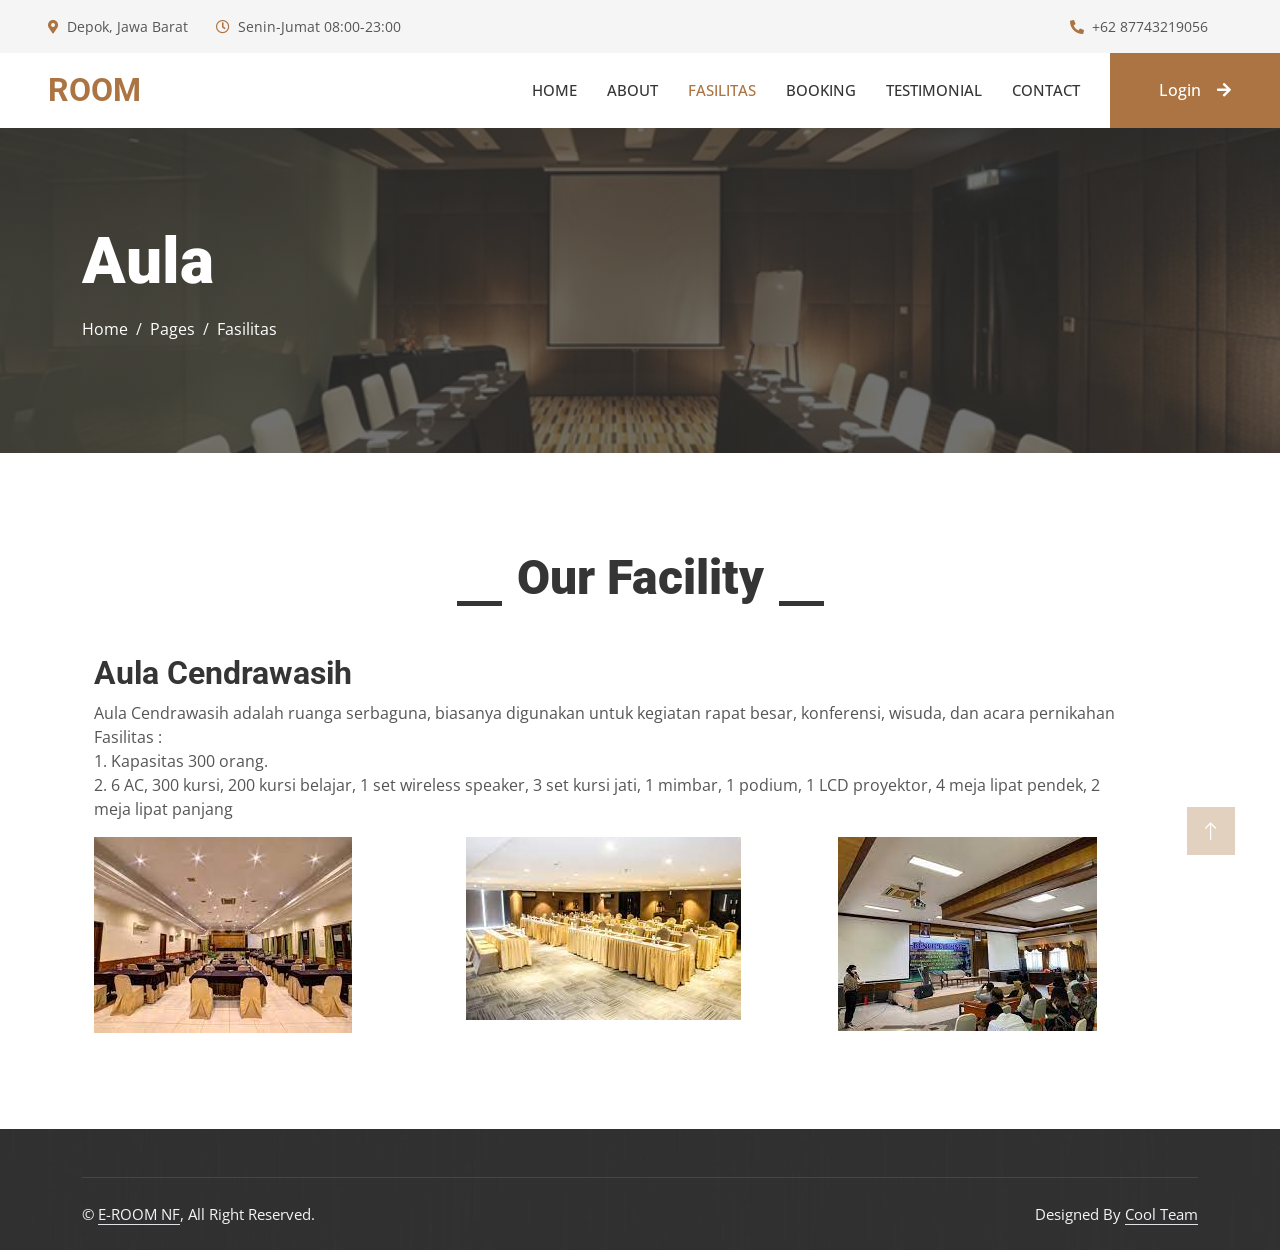
<file: WooDY Free Website Template - Free-CSS.com/carpenter-website-template/Aula.html>
<!DOCTYPE html>
<html lang="en">

<head>
    <meta charset="utf-8">
    <title>Woody - Carpenter Website Template</title>
    <meta content="width=device-width, initial-scale=1.0" name="viewport">
    <meta content="" name="keywords">
    <meta content="" name="description">

    <!-- Favicon -->
    <link href="img/favicon.ico" rel="icon">

    <!-- Google Web Fonts -->
    <link rel="preconnect" href="https://fonts.googleapis.com">
    <link rel="preconnect" href="https://fonts.gstatic.com" crossorigin>
    <link href="https://fonts.googleapis.com/css2?family=Open+Sans:wght@400;500&family=Roboto:wght@500;700;900&display=swap" rel="stylesheet"> 

    <!-- Icon Font Stylesheet -->
    <link href="https://cdnjs.cloudflare.com/ajax/libs/font-awesome/5.10.0/css/all.min.css" rel="stylesheet">
    <link href="https://cdn.jsdelivr.net/npm/bootstrap-icons@1.4.1/font/bootstrap-icons.css" rel="stylesheet">

    <!-- Libraries Stylesheet -->
    <link href="lib/animate/animate.min.css" rel="stylesheet">
    <link href="lib/owlcarousel/assets/owl.carousel.min.css" rel="stylesheet">
    <link href="lib/lightbox/css/lightbox.min.css" rel="stylesheet">

    <!-- Customized Bootstrap Stylesheet -->
    <link href="css/bootstrap.min.css" rel="stylesheet">

    <!-- Template Stylesheet -->
    <link href="css/style.css" rel="stylesheet">
</head>

<body>
    <!-- Spinner Start -->
    <div id="spinner" class="show bg-white position-fixed translate-middle w-100 vh-100 top-50 start-50 d-flex align-items-center justify-content-center">
        <div class="spinner-grow text-primary" style="width: 3rem; height: 3rem;" role="status">
            <span class="sr-only">Loading...</span>
        </div>
    </div>
    <!-- Spinner End -->


    <!-- Topbar Start -->
    <div class="container-fluid bg-light p-0">
        <div class="row gx-0 d-none d-lg-flex">
            <div class="col-lg-7 px-5 text-start">
                <div class="h-100 d-inline-flex align-items-center py-3 me-4">
                    <small class="fa fa-map-marker-alt text-primary me-2"></small>
                    <small>Depok, Jawa Barat</small>
                </div>
                <div class="h-100 d-inline-flex align-items-center py-3">
                    <small class="far fa-clock text-primary me-2"></small>
                    <small>Senin-Jumat 08:00-23:00</small>
                </div>
            </div>
            <div class="col-lg-5 px-5 text-end">
                <div class="h-100 d-inline-flex align-items-center py-3 me-4">
                    <small class="fa fa-phone-alt text-primary me-2"></small>
                    <small>+62 87743219056</small>
                </div>
            </div>
        </div>
    </div>
    <!-- Topbar End -->


    <!-- Navbar Start -->
    <nav class="navbar navbar-expand-lg bg-white navbar-light sticky-top p-0">
        <a href="index.html" class="navbar-brand d-flex align-items-center px-4 px-lg-5">
            <h2 class="m-0 text-primary">ROOM</h2>
        </a>
        <button type="button" class="navbar-toggler me-4" data-bs-toggle="collapse" data-bs-target="#navbarCollapse">
            <span class="navbar-toggler-icon"></span>
        </button>
        <div class="collapse navbar-collapse" id="navbarCollapse">
            <div class="navbar-nav ms-auto p-4 p-lg-0">
                <a href="index.html" class="nav-item nav-link">Home</a>
                <a href="about.html" class="nav-item nav-link">About</a>
                <a href="fasilitas.html" class="nav-item nav-link active">Fasilitas</a>
                <a href="booking.html" class="nav-item nav-link">Booking</a>
                <a href="testimonial.html" class="nav-item nav-link">Testimonial</a>
                <!-- <div class="nav-item dropdown">
                    <a href="#" class="nav-link dropdown-toggle" data-bs-toggle="dropdown">Pages</a>
                    <div class="dropdown-menu fade-up m-0">
                        <a href="feature.html" class="dropdown-item">Feature</a>
                        <a href="quote.html" class="dropdown-item">Free Quote</a>
                        <a href="team.html" class="dropdown-item">Our Team</a>
                        <a href="testimonial.html" class="dropdown-item">Testimonial</a>
                    </div> -->
                <a href="contact.html" class="nav-item nav-link">Contact</a>
            </div>
            <a href="./login/index.html" class="btn btn-primary py-4 px-lg-5 d-none d-lg-block">Login<i class="fa fa-arrow-right ms-3"></i></a>
        </div>
    </nav>
    <!-- Navbar End -->


    <!-- Page Header Start -->
    <div class="container-fluid page-header py-5 mb-5">
        <div class="container py-5">
            <h1 class="display-3 text-white mb-3 animated slideInDown">Aula</h1>
            <nav aria-label="breadcrumb animated slideInDown">
                <ol class="breadcrumb">
                    <li class="breadcrumb-item"><a class="text-white" href="#">Home</a></li>
                    <li class="breadcrumb-item"><a class="text-white" href="#">Pages</a></li>
                    <li class="breadcrumb-item text-white active" aria-current="page">Fasilitas</li>
                </ol>
            </nav>
        </div>
    </div>
    <!-- Page Header End -->


    <!-- Service Start -->
    <div class="container-xxl py-5">
        <div class="container">
            <div class="section-title text-center">
                <h1 class="display-5 mb-5">Our Facility</h1>
            </div>
            <div class="container-fluid">
                <div class="row">
                    <div class="col-md-12">
                        <h2>
                            Aula Cendrawasih
                        </h2>
                        <p>
                            Aula Cendrawasih adalah ruanga serbaguna, biasanya digunakan untuk kegiatan rapat besar, konferensi, wisuda, dan acara pernikahan
                            <br>
                            Fasilitas :
                            <br>
                            1. Kapasitas 300 orang.
                            <br>
                            2. 6 AC, 300 kursi, 200 kursi belajar, 1 set wireless speaker, 3 set kursi jati, 1 mimbar, 1 podium, 1 LCD proyektor, 4 meja lipat pendek, 2 meja lipat panjang
                        </p>
                        <div class="row">
                            <div class="col-md-4">
                                <img alt="Bootstrap Image Preview" src="img/aula1.jpeg" />
                            </div>
                            <div class="col-md-4">
                                <img alt="Bootstrap Image Preview" src="img/aula2.jpeg" />
                            </div>
                            <div class="col-md-4">
                                <img alt="Bootstrap Image Preview" src="img/aula3.jpeg" />
                            </div>
                        </div>
                    </div>
                </div>
            </div>
        </div>
    </div> 
            
    <!-- Service End -->

    <!-- Footer Start -->
    <div class="container-fluid bg-dark text-light footer mt-5 pt-5 wow fadeIn" data-wow-delay="0.1s">
        <div class="container">
            <div class="copyright">
                <div class="row">
                    <div class="col-md-6 text-center text-md-start mb-3 mb-md-0">
                        &copy; <a class="border-bottom" href="#">E-ROOM NF</a>, All Right Reserved.
                    </div>
                    <div class="col-md-6 text-center text-md-end">
                        Designed By <a class="border-bottom" href="https://htmlcodex.com">Cool Team</a>
                    </div>
                </div>
            </div>
        </div>
    </div>
    <!-- Footer End -->
    
    <!-- Back to Top -->
    <a href="#" class="btn btn-lg btn-primary btn-lg-square rounded-0 back-to-top"><i class="bi bi-arrow-up"></i></a>


    <!-- JavaScript Libraries -->
    <script src="https://code.jquery.com/jquery-3.4.1.min.js"></script>
    <script src="https://cdn.jsdelivr.net/npm/bootstrap@5.0.0/dist/js/bootstrap.bundle.min.js"></script>
    <script src="lib/wow/wow.min.js"></script>
    <script src="lib/easing/easing.min.js"></script>
    <script src="lib/waypoints/waypoints.min.js"></script>
    <script src="lib/counterup/counterup.min.js"></script>
    <script src="lib/owlcarousel/owl.carousel.min.js"></script>
    <script src="lib/isotope/isotope.pkgd.min.js"></script>
    <script src="lib/lightbox/js/lightbox.min.js"></script>

    <!-- Template Javascript -->
    <script src="js/main.js"></script>
</body>

</html>
</file>
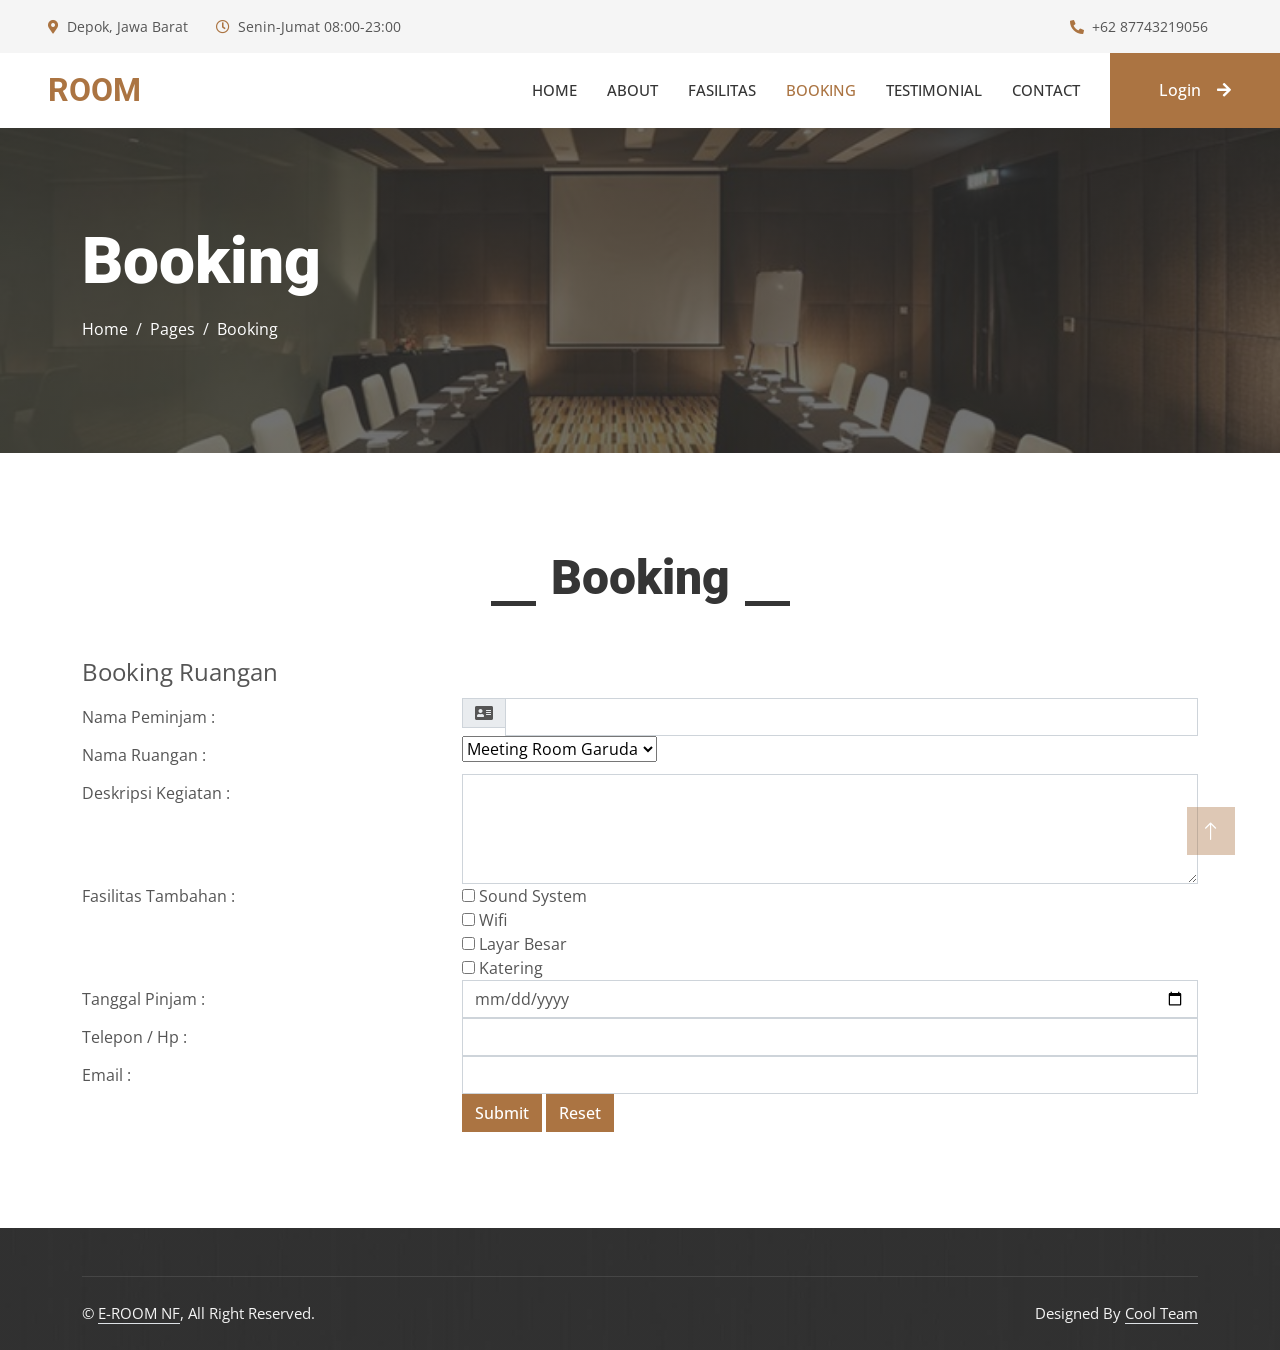
<file: WooDY Free Website Template - Free-CSS.com/carpenter-website-template/booking.html>
<!DOCTYPE html>
<html lang="en">

<head>
    <meta charset="utf-8">
    <title>e-Ruang-Sistem Peminjaman Ruangan Nurul Fikri</title>
    <meta content="width=device-width, initial-scale=1.0" name="viewport">
    <meta content="" name="keywords">
    <meta content="" name="description">

    <!-- Favicon -->
    <link href="img/booking.jpeg" rel="icon">

    <!-- Google Web Fonts -->
    <link rel="preconnect" href="https://fonts.googleapis.com">
    <link rel="preconnect" href="https://fonts.gstatic.com" crossorigin>
    <link href="https://fonts.googleapis.com/css2?family=Open+Sans:wght@400;500&family=Roboto:wght@500;700;900&display=swap" rel="stylesheet"> 

    <!-- Icon Font Stylesheet -->
    <link href="https://cdnjs.cloudflare.com/ajax/libs/font-awesome/5.10.0/css/all.min.css" rel="stylesheet">
    <link href="https://cdn.jsdelivr.net/npm/bootstrap-icons@1.4.1/font/bootstrap-icons.css" rel="stylesheet">

    <!-- Libraries Stylesheet -->
    <link href="lib/animate/animate.min.css" rel="stylesheet">
    <link href="lib/owlcarousel/assets/owl.carousel.min.css" rel="stylesheet">
    <link href="lib/lightbox/css/lightbox.min.css" rel="stylesheet">

    <!-- Customized Bootstrap Stylesheet -->
    <link href="css/bootstrap.min.css" rel="stylesheet">

    <!-- Template Stylesheet -->
    <link href="css/style.css" rel="stylesheet">
</head>

<body>
    <!-- Spinner Start -->
    <div id="spinner" class="show bg-white position-fixed translate-middle w-100 vh-100 top-50 start-50 d-flex align-items-center justify-content-center">
        <div class="spinner-grow text-primary" style="width: 3rem; height: 3rem;" role="status">
            <span class="sr-only">Loading...</span>
        </div>
    </div>
    <!-- Spinner End -->


    <!-- Topbar Start -->
    <div class="container-fluid bg-light p-0">
        <div class="row gx-0 d-none d-lg-flex">
            <div class="col-lg-7 px-5 text-start">
                <div class="h-100 d-inline-flex align-items-center py-3 me-4">
                    <small class="fa fa-map-marker-alt text-primary me-2"></small>
                    <small>Depok, Jawa Barat</small>
                </div>
                <div class="h-100 d-inline-flex align-items-center py-3">
                    <small class="far fa-clock text-primary me-2"></small>
                    <small>Senin-Jumat 08:00-23:00</small>
                </div>
            </div>
            <div class="col-lg-5 px-5 text-end">
                <div class="h-100 d-inline-flex align-items-center py-3 me-4">
                    <small class="fa fa-phone-alt text-primary me-2"></small>
                    <small>+62 87743219056</small>
                </div>
            </div>
        </div>
    </div>
    <!-- Topbar End -->


    <!-- Navbar Start -->
    <nav class="navbar navbar-expand-lg bg-white navbar-light sticky-top p-0">
        <a href="index.html" class="navbar-brand d-flex align-items-center px-4 px-lg-5">
            <h2 class="m-0 text-primary">ROOM</h2>
        </a>
        <button type="button" class="navbar-toggler me-4" data-bs-toggle="collapse" data-bs-target="#navbarCollapse">
            <span class="navbar-toggler-icon"></span>
        </button>
        <div class="collapse navbar-collapse" id="navbarCollapse">
          <div class="navbar-nav ms-auto p-4 p-lg-0">
              <a href="index.html" class="nav-item nav-link">Home</a>
              <a href="about.html" class="nav-item nav-link">About</a>
              <a href="fasilitas.html" class="nav-item nav-link">Fasilitas</a>
              <a href="booking.html" class="nav-item nav-link active">Booking</a>
              <a href="testimonial.html" class="nav-item nav-link">Testimonial</a>
              <!-- <div class="nav-item dropdown">
                  <a href="#" class="nav-link dropdown-toggle" data-bs-toggle="dropdown">Pages</a>
                  <div class="dropdown-menu fade-up m-0">
                      <a href="feature.html" class="dropdown-item">Feature</a>
                      <a href="quote.html" class="dropdown-item">Free Quote</a>
                      <a href="team.html" class="dropdown-item">Our Team</a>
                      <a href="testimonial.html" class="dropdown-item">Testimonial</a>
                  </div> -->
              <a href="contact.html" class="nav-item nav-link">Contact</a>
          </div>
          <a href="./login/index.html" class="btn btn-primary py-4 px-lg-5 d-none d-lg-block">Login<i class="fa fa-arrow-right ms-3"></i></a>
      </div>
    </nav>
    <!-- Navbar End -->


    <!-- Page Header Start -->
    <div class="container-fluid page-header py-5 mb-5">
        <div class="container py-5">
            <h1 class="display-3 text-white mb-3 animated slideInDown">Booking</h1>
            <nav aria-label="breadcrumb animated slideInDown">
                <ol class="breadcrumb">
                    <li class="breadcrumb-item"><a class="text-white" href="#">Home</a></li>
                    <li class="breadcrumb-item"><a class="text-white" href="#">Pages</a></li>
                    <li class="breadcrumb-item text-white active" aria-current="page">Booking</li>
                </ol>
            </nav>
        </div>
    </div>
    <!-- Page Header End -->


    <!-- Booking Start -->
    <div class="container-xxl py-5">
        <div class="container">
            <div class="section-title text-center">
                <h1 class="display-5 mb-5">Booking</h1>
            </div>
            <fieldset>
                <legend>Booking Ruangan</legend>
                <form>
                    <div class="form-group row">
                      <label for="text" class="col-4 col-form-label">Nama Peminjam :</label> 
                      <div class="col-8">
                        <div class="input-group">
                          <div class="input-group-prepend">
                            <div class="input-group-text">
                              <i class="fa fa-address-card"></i>
                            </div>
                          </div> 
                          <input id="text" name="text" type="text" class="form-control">
                        </div>
                      </div>
                    </div>
                    <div class="form-group row">
                      <label for="select" class="col-4 col-form-label">Nama Ruangan :</label> 
                      <div class="col-8">
                        <select id="select" name="select" class="custom-select">
                          <option value="Meeting Room Garuda">Meeting Room Garuda</option>
                          <option value="Conference Room Nuri">Conference Room Nuri</option>
                          <option value="Aula Cendrawasih">Aula Cendrawasih</option>
                        </select>
                      </div>
                    </div>
                    <div class="form-group row">
                      <label for="textarea" class="col-4 col-form-label">Deskripsi Kegiatan :</label> 
                      <div class="col-8">
                        <textarea id="textarea" name="textarea" cols="40" rows="4" class="form-control"></textarea>
                      </div>
                    </div>
                    <div class="form-group row">
                      <label class="col-4">Fasilitas Tambahan :</label> 
                      <div class="col-8">
                        <div class="custom-control custom-checkbox custom-control-inline">
                          <input name="checkbox" id="checkbox_0" type="checkbox" class="custom-control-input" value="Sound System"> 
                          <label for="checkbox_0" class="custom-control-label">Sound System</label>
                        </div>
                        <div class="custom-control custom-checkbox custom-control-inline">
                          <input name="checkbox" id="checkbox_1" type="checkbox" class="custom-control-input" value="Wifi"> 
                          <label for="checkbox_1" class="custom-control-label">Wifi</label>
                        </div>
                        <div class="custom-control custom-checkbox custom-control-inline">
                          <input name="checkbox" id="checkbox_2" type="checkbox" class="custom-control-input" value="Layar Besar"> 
                          <label for="checkbox_2" class="custom-control-label">Layar Besar</label>
                        </div>
                        <div class="custom-control custom-checkbox custom-control-inline">
                          <input name="checkbox" id="checkbox_3" type="checkbox" class="custom-control-input" value="Katering"> 
                          <label for="checkbox_3" class="custom-control-label">Katering</label>
                        </div>
                      </div>
                    </div>
                    <div class="form-group row">
                      <label for="text1" class="col-4 col-form-label">Tanggal Pinjam :</label> 
                      <div class="col-8">
                        <input id="text1" name="text1" type="date" class="form-control">
                      </div>
                    </div>
                    <div class="form-group row">
                      <label for="text2" class="col-4 col-form-label">Telepon / Hp :</label> 
                      <div class="col-8">
                        <input id="text2" name="text2" type="text" class="form-control">
                      </div>
                    </div>
                    <div class="form-group row">
                      <label for="text3" class="col-4 col-form-label">Email :</label> 
                      <div class="col-8">
                        <input id="text3" name="text3" type="text" class="form-control">
                      </div>
                    </div> 
                    <div class="form-group row">
                      <div class="offset-4 col-8">
                        <button name="submit" type="submit" class="btn btn-primary">Submit</button>  <button name="submit" type="submit" class="btn btn-primary">Reset</button>
                      </div>
                    </div>
                  </form>
            </fieldset>
                 
                    </div>
                </div>
            </div>
        </div>
    </div>
    <!-- Booking End -->
        

    <!-- Footer Start -->
    <div class="container-fluid bg-dark text-light footer mt-5 pt-5 wow fadeIn" data-wow-delay="0.1s">
      <div class="container">
          <div class="copyright">
              <div class="row">
                  <div class="col-md-6 text-center text-md-start mb-3 mb-md-0">
                      &copy; <a class="border-bottom" href="#">E-ROOM NF</a>, All Right Reserved.
                  </div>
                  <div class="col-md-6 text-center text-md-end">
                      Designed By <a class="border-bottom" href="https://htmlcodex.com">Cool Team</a>
                  </div>
              </div>
          </div>
      </div>
  </div>
  <!-- Footer End -->


    <!-- Back to Top -->
    <a href="#" class="btn btn-lg btn-primary btn-lg-square rounded-0 back-to-top"><i class="bi bi-arrow-up"></i></a>


    <!-- JavaScript Libraries -->
    <script src="https://code.jquery.com/jquery-3.4.1.min.js"></script>
    <script src="https://cdn.jsdelivr.net/npm/bootstrap@5.0.0/dist/js/bootstrap.bundle.min.js"></script>
    <script src="lib/wow/wow.min.js"></script>
    <script src="lib/easing/easing.min.js"></script>
    <script src="lib/waypoints/waypoints.min.js"></script>
    <script src="lib/counterup/counterup.min.js"></script>
    <script src="lib/owlcarousel/owl.carousel.min.js"></script>
    <script src="lib/isotope/isotope.pkgd.min.js"></script>
    <script src="lib/lightbox/js/lightbox.min.js"></script>

    <!-- Template Javascript -->
    <script src="js/main.js"></script>
</body>

</html>
</file>
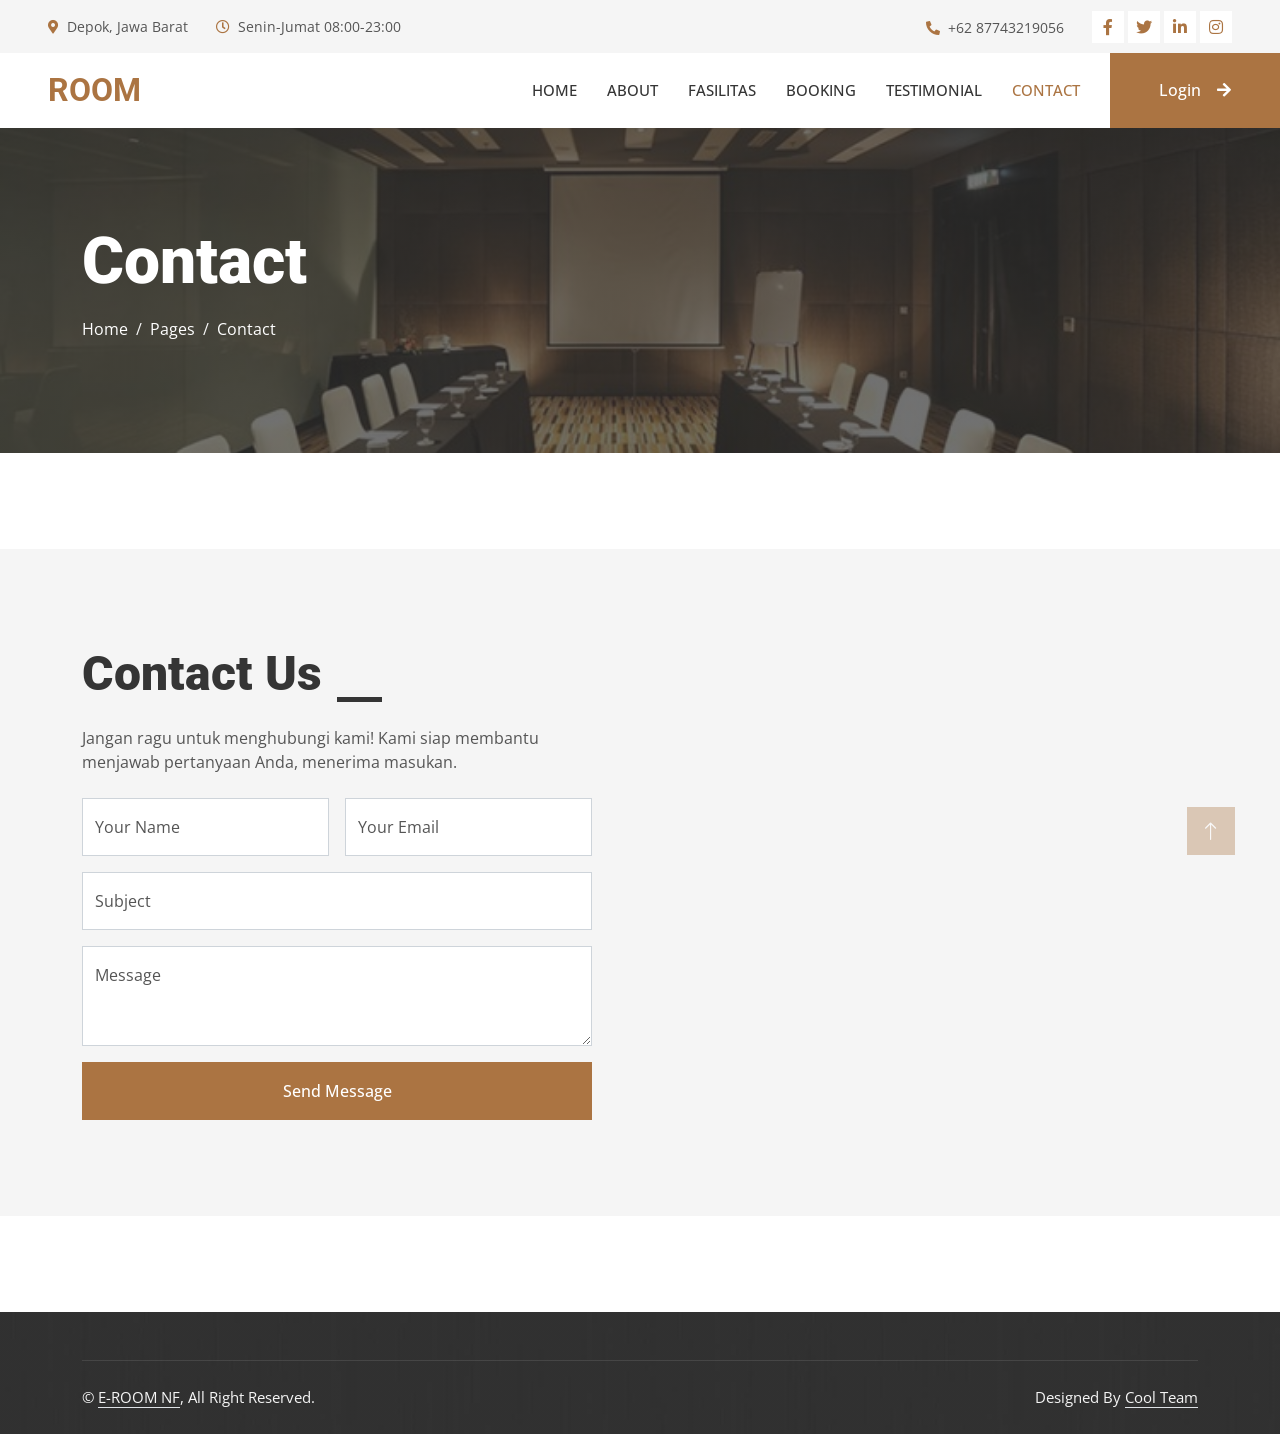
<file: WooDY Free Website Template - Free-CSS.com/carpenter-website-template/contact.html>
<!DOCTYPE html>
<html lang="en">

<head>
    <meta charset="utf-8">
    <title>Woody - Carpenter Website Template</title>
    <meta content="width=device-width, initial-scale=1.0" name="viewport">
    <meta content="" name="keywords">
    <meta content="" name="description">

    <!-- Favicon -->
    <link href="img/favicon.ico" rel="icon">

    <!-- Google Web Fonts -->
    <link rel="preconnect" href="https://fonts.googleapis.com">
    <link rel="preconnect" href="https://fonts.gstatic.com" crossorigin>
    <link href="https://fonts.googleapis.com/css2?family=Open+Sans:wght@400;500&family=Roboto:wght@500;700;900&display=swap" rel="stylesheet"> 

    <!-- Icon Font Stylesheet -->
    <link href="https://cdnjs.cloudflare.com/ajax/libs/font-awesome/5.10.0/css/all.min.css" rel="stylesheet">
    <link href="https://cdn.jsdelivr.net/npm/bootstrap-icons@1.4.1/font/bootstrap-icons.css" rel="stylesheet">

    <!-- Libraries Stylesheet -->
    <link href="lib/animate/animate.min.css" rel="stylesheet">
    <link href="lib/owlcarousel/assets/owl.carousel.min.css" rel="stylesheet">
    <link href="lib/lightbox/css/lightbox.min.css" rel="stylesheet">

    <!-- Customized Bootstrap Stylesheet -->
    <link href="css/bootstrap.min.css" rel="stylesheet">

    <!-- Template Stylesheet -->
    <link href="css/style.css" rel="stylesheet">
</head>

<body>
    <!-- Spinner Start -->
    <div id="spinner" class="show bg-white position-fixed translate-middle w-100 vh-100 top-50 start-50 d-flex align-items-center justify-content-center">
        <div class="spinner-grow text-primary" style="width: 3rem; height: 3rem;" role="status">
            <span class="sr-only">Loading...</span>
        </div>
    </div>
    <!-- Spinner End -->


    <!-- Topbar Start -->
    <div class="container-fluid bg-light p-0">
        <div class="row gx-0 d-none d-lg-flex">
            <div class="col-lg-7 px-5 text-start">
                <div class="h-100 d-inline-flex align-items-center py-3 me-4">
                    <small class="fa fa-map-marker-alt text-primary me-2"></small>
                    <small>Depok, Jawa Barat</small>
                </div>
                <div class="h-100 d-inline-flex align-items-center py-3">
                    <small class="far fa-clock text-primary me-2"></small>
                    <small>Senin-Jumat 08:00-23:00</small>
                </div>
            </div>
            <div class="col-lg-5 px-5 text-end">
                <div class="h-100 d-inline-flex align-items-center py-3 me-4">
                    <small class="fa fa-phone-alt text-primary me-2"></small>
                    <small>+62 87743219056</small>
                </div>
                <div class="h-100 d-inline-flex align-items-center">
                    <a class="btn btn-sm-square bg-white text-primary me-1" href=""><i class="fab fa-facebook-f"></i></a>
                    <a class="btn btn-sm-square bg-white text-primary me-1" href=""><i class="fab fa-twitter"></i></a>
                    <a class="btn btn-sm-square bg-white text-primary me-1" href=""><i class="fab fa-linkedin-in"></i></a>
                    <a class="btn btn-sm-square bg-white text-primary me-0" href=""><i class="fab fa-instagram"></i></a>
                </div>
            </div>
        </div>
    </div>
    <!-- Topbar End -->


    <!-- Navbar Start -->
    <nav class="navbar navbar-expand-lg bg-white navbar-light sticky-top p-0">
        <a href="index.html" class="navbar-brand d-flex align-items-center px-4 px-lg-5">
            <h2 class="m-0 text-primary">ROOM</h2>
        </a>
        <button type="button" class="navbar-toggler me-4" data-bs-toggle="collapse" data-bs-target="#navbarCollapse">
            <span class="navbar-toggler-icon"></span>
        </button>
        <div class="collapse navbar-collapse" id="navbarCollapse">
            <div class="navbar-nav ms-auto p-4 p-lg-0">
                <a href="index.html" class="nav-item nav-link">Home</a>
                <a href="about.html" class="nav-item nav-link">About</a>
                <a href="fasilitas.html" class="nav-item nav-link">Fasilitas</a>
                <a href="booking.html" class="nav-item nav-link">Booking</a>
                <a href="testimonial.html" class="nav-item nav-link">Testimonial</a>
                <!-- <div class="nav-item dropdown">
                    <a href="#" class="nav-link dropdown-toggle" data-bs-toggle="dropdown">Pages</a>
                    <div class="dropdown-menu fade-up m-0">
                        <a href="feature.html" class="dropdown-item">Feature</a>
                        <a href="quote.html" class="dropdown-item">Free Quote</a>
                        <a href="team.html" class="dropdown-item">Our Team</a>
                        <a href="testimonial.html" class="dropdown-item">Testimonial</a>
                    </div> -->
                <a href="contact.html" class="nav-item nav-link active">Contact</a>
            </div>
            <a href="./login/index.html" class="btn btn-primary py-4 px-lg-5 d-none d-lg-block">Login<i class="fa fa-arrow-right ms-3"></i></a>
        </div>
    </nav>
    <!-- Navbar End -->


    <!-- Page Header Start -->
    <div class="container-fluid page-header py-5 mb-5">
        <div class="container py-5">
            <h1 class="display-3 text-white mb-3 animated slideInDown">Contact</h1>
            <nav aria-label="breadcrumb animated slideInDown">
                <ol class="breadcrumb">
                    <li class="breadcrumb-item"><a class="text-white" href="#">Home</a></li>
                    <li class="breadcrumb-item"><a class="text-white" href="#">Pages</a></li>
                    <li class="breadcrumb-item text-white active" aria-current="page">Contact</li>
                </ol>
            </nav>
        </div>
    </div>
    <!-- Page Header End -->


    <!-- Contact Start -->
    <div class="container-fluid bg-light overflow-hidden px-lg-0" style="margin: 6rem 0;">
        <div class="container contact px-lg-0">
            <div class="row g-0 mx-lg-0">
                <div class="col-lg-6 contact-text py-5 wow fadeIn" data-wow-delay="0.5s">
                    <div class="p-lg-5 ps-lg-0">
                        <div class="section-title text-start">
                            <h1 class="display-5 mb-4">Contact Us</h1>
                        </div>
                        <p class="mb-4">Jangan ragu untuk menghubungi kami! Kami siap membantu menjawab pertanyaan Anda, menerima masukan. </p>
                        <form>
                            <div class="row g-3">
                                <div class="col-md-6">
                                    <div class="form-floating">
                                        <input type="text" class="form-control" id="name" placeholder="Your Name">
                                        <label for="name">Your Name</label>
                                    </div>
                                </div>
                                <div class="col-md-6">
                                    <div class="form-floating">
                                        <input type="email" class="form-control" id="email" placeholder="Your Email">
                                        <label for="email">Your Email</label>
                                    </div>
                                </div>
                                <div class="col-12">
                                    <div class="form-floating">
                                        <input type="text" class="form-control" id="subject" placeholder="Subject">
                                        <label for="subject">Subject</label>
                                    </div>
                                </div>
                                <div class="col-12">
                                    <div class="form-floating">
                                        <textarea class="form-control" placeholder="Leave a message here" id="message" style="height: 100px"></textarea>
                                        <label for="message">Message</label>
                                    </div>
                                </div>
                                <div class="col-12">
                                    <button class="btn btn-primary w-100 py-3" type="submit">Send Message</button>
                                </div>
                            </div>
                        </form>
                    </div>
                </div>
                <div class="col-lg-6 pe-lg-0" style="min-height: 400px;">
                    <div class="position-relative h-100">
                        <iframe class="position-absolute w-100 h-100" style="object-fit: cover;"
                        src="https://www.google.com/maps/embed?pb=!1m18!1m12!1m3!1d3001156.4288297426!2d-78.01371936852176!3d42.72876761954724!2m3!1f0!2f0!3f0!3m2!1i1024!2i768!4f13.1!3m3!1m2!1s0x4ccc4bf0f123a5a9%3A0xddcfc6c1de189567!2sNew%20York%2C%20USA!5e0!3m2!1sen!2sbd!4v1603794290143!5m2!1sen!2sbd"
                        frameborder="0" allowfullscreen="" aria-hidden="false"
                        tabindex="0"></iframe>
                    </div>
                </div>
            </div>
        </div>
    </div>
    <!-- Contact End -->


    <!-- Footer Start -->
    <div class="container-fluid bg-dark text-light footer mt-5 pt-5 wow fadeIn" data-wow-delay="0.1s">
        <div class="container">
            <div class="copyright">
                <div class="row">
                    <div class="col-md-6 text-center text-md-start mb-3 mb-md-0">
                        &copy; <a class="border-bottom" href="#">E-ROOM NF</a>, All Right Reserved.
                    </div>
                    <div class="col-md-6 text-center text-md-end">
                        Designed By <a class="border-bottom" href="https://htmlcodex.com">Cool Team</a>
                    </div>
                </div>
            </div>
        </div>
    </div>
    <!-- Footer End -->


    <!-- Back to Top -->
    <a href="#" class="btn btn-lg btn-primary btn-lg-square rounded-0 back-to-top"><i class="bi bi-arrow-up"></i></a>


    <!-- JavaScript Libraries -->
    <script src="https://code.jquery.com/jquery-3.4.1.min.js"></script>
    <script src="https://cdn.jsdelivr.net/npm/bootstrap@5.0.0/dist/js/bootstrap.bundle.min.js"></script>
    <script src="lib/wow/wow.min.js"></script>
    <script src="lib/easing/easing.min.js"></script>
    <script src="lib/waypoints/waypoints.min.js"></script>
    <script src="lib/counterup/counterup.min.js"></script>
    <script src="lib/owlcarousel/owl.carousel.min.js"></script>

    <!-- Template Javascript -->
    <script src="js/main.js"></script>
</body>

</html>
</file>
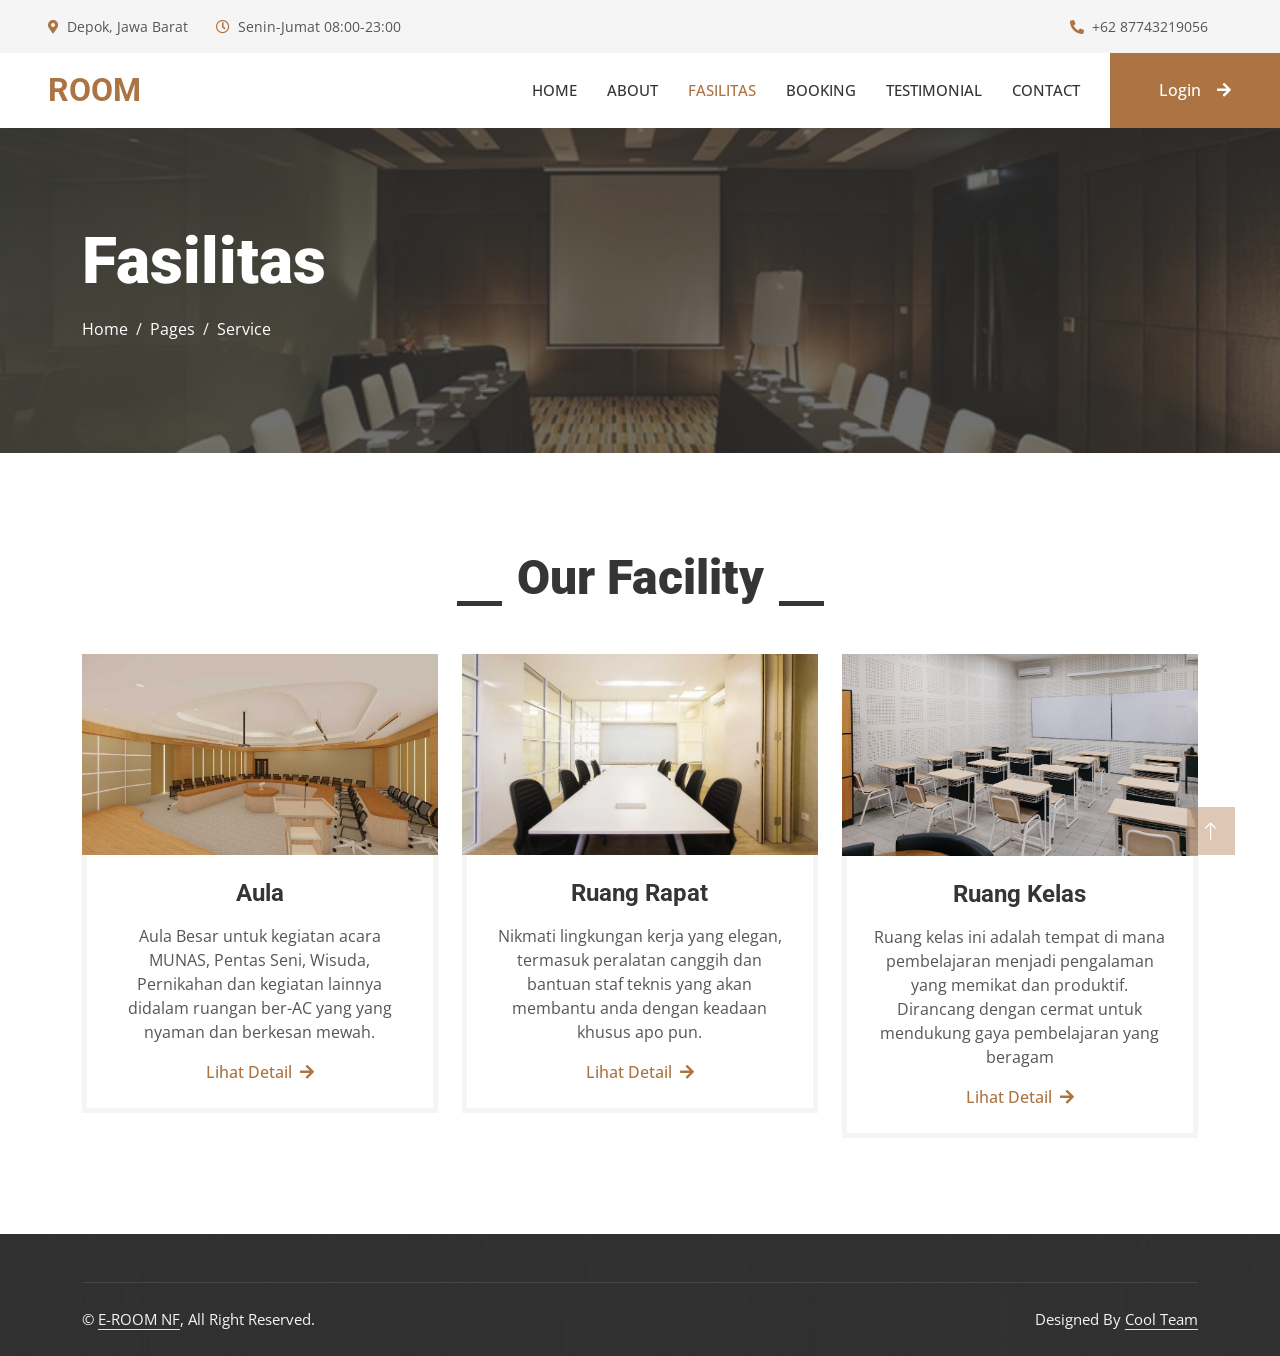
<file: WooDY Free Website Template - Free-CSS.com/carpenter-website-template/fasilitas.html>
<!DOCTYPE html>
<html lang="en">

<head>
    <meta charset="utf-8">
    <title>Woody - Carpenter Website Template</title>
    <meta content="width=device-width, initial-scale=1.0" name="viewport">
    <meta content="" name="keywords">
    <meta content="" name="description">

    <!-- Favicon -->
    <link href="img/favicon.ico" rel="icon">

    <!-- Google Web Fonts -->
    <link rel="preconnect" href="https://fonts.googleapis.com">
    <link rel="preconnect" href="https://fonts.gstatic.com" crossorigin>
    <link href="https://fonts.googleapis.com/css2?family=Open+Sans:wght@400;500&family=Roboto:wght@500;700;900&display=swap" rel="stylesheet"> 

    <!-- Icon Font Stylesheet -->
    <link href="https://cdnjs.cloudflare.com/ajax/libs/font-awesome/5.10.0/css/all.min.css" rel="stylesheet">
    <link href="https://cdn.jsdelivr.net/npm/bootstrap-icons@1.4.1/font/bootstrap-icons.css" rel="stylesheet">

    <!-- Libraries Stylesheet -->
    <link href="lib/animate/animate.min.css" rel="stylesheet">
    <link href="lib/owlcarousel/assets/owl.carousel.min.css" rel="stylesheet">
    <link href="lib/lightbox/css/lightbox.min.css" rel="stylesheet">

    <!-- Customized Bootstrap Stylesheet -->
    <link href="css/bootstrap.min.css" rel="stylesheet">

    <!-- Template Stylesheet -->
    <link href="css/style.css" rel="stylesheet">
</head>

<body>
    <!-- Spinner Start -->
    <div id="spinner" class="show bg-white position-fixed translate-middle w-100 vh-100 top-50 start-50 d-flex align-items-center justify-content-center">
        <div class="spinner-grow text-primary" style="width: 3rem; height: 3rem;" role="status">
            <span class="sr-only">Loading...</span>
        </div>
    </div>
    <!-- Spinner End -->


    <!-- Topbar Start -->
    <div class="container-fluid bg-light p-0">
        <div class="row gx-0 d-none d-lg-flex">
            <div class="col-lg-7 px-5 text-start">
                <div class="h-100 d-inline-flex align-items-center py-3 me-4">
                    <small class="fa fa-map-marker-alt text-primary me-2"></small>
                    <small>Depok, Jawa Barat</small>
                </div>
                <div class="h-100 d-inline-flex align-items-center py-3">
                    <small class="far fa-clock text-primary me-2"></small>
                    <small>Senin-Jumat 08:00-23:00</small>
                </div>
            </div>
            <div class="col-lg-5 px-5 text-end">
                <div class="h-100 d-inline-flex align-items-center py-3 me-4">
                    <small class="fa fa-phone-alt text-primary me-2"></small>
                    <small>+62 87743219056</small>
                </div>
            </div>
        </div>
    </div>
    <!-- Topbar End -->


    <!-- Navbar Start -->
    <nav class="navbar navbar-expand-lg bg-white navbar-light sticky-top p-0">
        <a href="index.html" class="navbar-brand d-flex align-items-center px-4 px-lg-5">
            <h2 class="m-0 text-primary">ROOM</h2>
        </a>
        <button type="button" class="navbar-toggler me-4" data-bs-toggle="collapse" data-bs-target="#navbarCollapse">
            <span class="navbar-toggler-icon"></span>
        </button>
        <div class="collapse navbar-collapse" id="navbarCollapse">
            <div class="navbar-nav ms-auto p-4 p-lg-0">
                <a href="index.html" class="nav-item nav-link">Home</a>
                <a href="about.html" class="nav-item nav-link">About</a>
                <a href="fasilitas.html" class="nav-item nav-link active">Fasilitas</a>
                <a href="booking.html" class="nav-item nav-link">Booking</a>
                <a href="testimonial.html" class="nav-item nav-link">Testimonial</a>
                <!-- <div class="nav-item dropdown">
                    <a href="#" class="nav-link dropdown-toggle" data-bs-toggle="dropdown">Pages</a>
                    <div class="dropdown-menu fade-up m-0">
                        <a href="feature.html" class="dropdown-item">Feature</a>
                        <a href="quote.html" class="dropdown-item">Free Quote</a>
                        <a href="team.html" class="dropdown-item">Our Team</a>
                        <a href="testimonial.html" class="dropdown-item">Testimonial</a>
                    </div> -->
                <a href="contact.html" class="nav-item nav-link">Contact</a>
            </div>
            <a href="./login/index.html" class="btn btn-primary py-4 px-lg-5 d-none d-lg-block">Login<i class="fa fa-arrow-right ms-3"></i></a>
        </div>
    </nav>
    <!-- Navbar End -->


    <!-- Page Header Start -->
    <div class="container-fluid page-header py-5 mb-5">
        <div class="container py-5">
            <h1 class="display-3 text-white mb-3 animated slideInDown">Fasilitas</h1>
            <nav aria-label="breadcrumb animated slideInDown">
                <ol class="breadcrumb">
                    <li class="breadcrumb-item"><a class="text-white" href="#">Home</a></li>
                    <li class="breadcrumb-item"><a class="text-white" href="#">Pages</a></li>
                    <li class="breadcrumb-item text-white active" aria-current="page">Service</li>
                </ol>
            </nav>
        </div>
    </div>
    <!-- Page Header End -->


    <!-- Fasilitas Start -->
    <div class="container-xxl py-5">
        <div class="container">
            <div class="section-title text-center">
                <h1 class="display-5 mb-5">Our Facility</h1>
            </div>
            <div class="row g-4">
                <div class="col-md-6 col-lg-4 wow fadeInUp" data-wow-delay="0.1s">
                    <div class="service-item">
                        <div class="overflow-hidden">
                            <img class="img-fluid" src="img/service-1.jpg" alt="">
                        </div>
                        <div class="p-4 text-center border border-5 border-light border-top-0">
                            <h4 class="mb-3">Aula</h4>
                            <p>Aula Besar untuk kegiatan acara MUNAS, Pentas Seni, Wisuda, Pernikahan dan kegiatan lainnya didalam ruangan ber-AC yang yang nyaman dan berkesan mewah.</p>
                            <a class="fw-medium" href="Aula.html">Lihat Detail<i class="fa fa-arrow-right ms-2"></i></a>
                        </div>
                    </div>
                </div>
                <div class="col-md-6 col-lg-4 wow fadeInUp" data-wow-delay="0.3s">
                    <div class="service-item">
                        <div class="overflow-hidden">
                            <img class="img-fluid" src="img/service-2.jpg" alt="">
                        </div>
                        <div class="p-4 text-center border border-5 border-light border-top-0">
                            <h4 class="mb-3">Ruang Rapat</h4>
                            <p>Nikmati lingkungan kerja yang elegan, termasuk peralatan canggih dan bantuan staf teknis yang akan membantu anda dengan keadaan khusus apo pun.</p>
                            <a class="fw-medium" href="RuangRapat.html">Lihat Detail<i class="fa fa-arrow-right ms-2"></i></a>
                        </div>
                    </div>
                </div>
                <div class="col-md-6 col-lg-4 wow fadeInUp" data-wow-delay="0.5s">
                    <div class="service-item">
                        <div class="overflow-hidden">
                            <img class="img-fluid" src="img/service-3.jpg" alt="">
                        </div>
                        <div class="p-4 text-center border border-5 border-light border-top-0">
                            <h4 class="mb-3">Ruang Kelas</h4>
                            <p>Ruang kelas ini adalah tempat di mana pembelajaran menjadi pengalaman yang memikat dan produktif. Dirancang dengan cermat untuk mendukung gaya pembelajaran yang beragam</p>
                            <a class="fw-medium" href="RuangKelas.html">Lihat Detail<i class="fa fa-arrow-right ms-2"></i></a>
                        </div>
                    </div>
                </div>
                    </div>
                </div>
            </div>
        </div>
    </div>
    <!-- Fasilitas End -->
        

    <!-- Footer Start -->
    <div class="container-fluid bg-dark text-light footer mt-5 pt-5 wow fadeIn" data-wow-delay="0.1s">
        <div class="container">
            <div class="copyright">
                <div class="row">
                    <div class="col-md-6 text-center text-md-start mb-3 mb-md-0">
                        &copy; <a class="border-bottom" href="#">E-ROOM NF</a>, All Right Reserved.
                    </div>
                    <div class="col-md-6 text-center text-md-end">
                        Designed By <a class="border-bottom" href="https://htmlcodex.com">Cool Team</a>
                    </div>
                </div>
            </div>
        </div>
    </div>
    <!-- Footer End -->


    <!-- Back to Top -->
    <a href="#" class="btn btn-lg btn-primary btn-lg-square rounded-0 back-to-top"><i class="bi bi-arrow-up"></i></a>


    <!-- JavaScript Libraries -->
    <script src="https://code.jquery.com/jquery-3.4.1.min.js"></script>
    <script src="https://cdn.jsdelivr.net/npm/bootstrap@5.0.0/dist/js/bootstrap.bundle.min.js"></script>
    <script src="lib/wow/wow.min.js"></script>
    <script src="lib/easing/easing.min.js"></script>
    <script src="lib/waypoints/waypoints.min.js"></script>
    <script src="lib/counterup/counterup.min.js"></script>
    <script src="lib/owlcarousel/owl.carousel.min.js"></script>
    <script src="lib/isotope/isotope.pkgd.min.js"></script>
    <script src="lib/lightbox/js/lightbox.min.js"></script>

    <!-- Template Javascript -->
    <script src="js/main.js"></script>
</body>

</html>
</file>
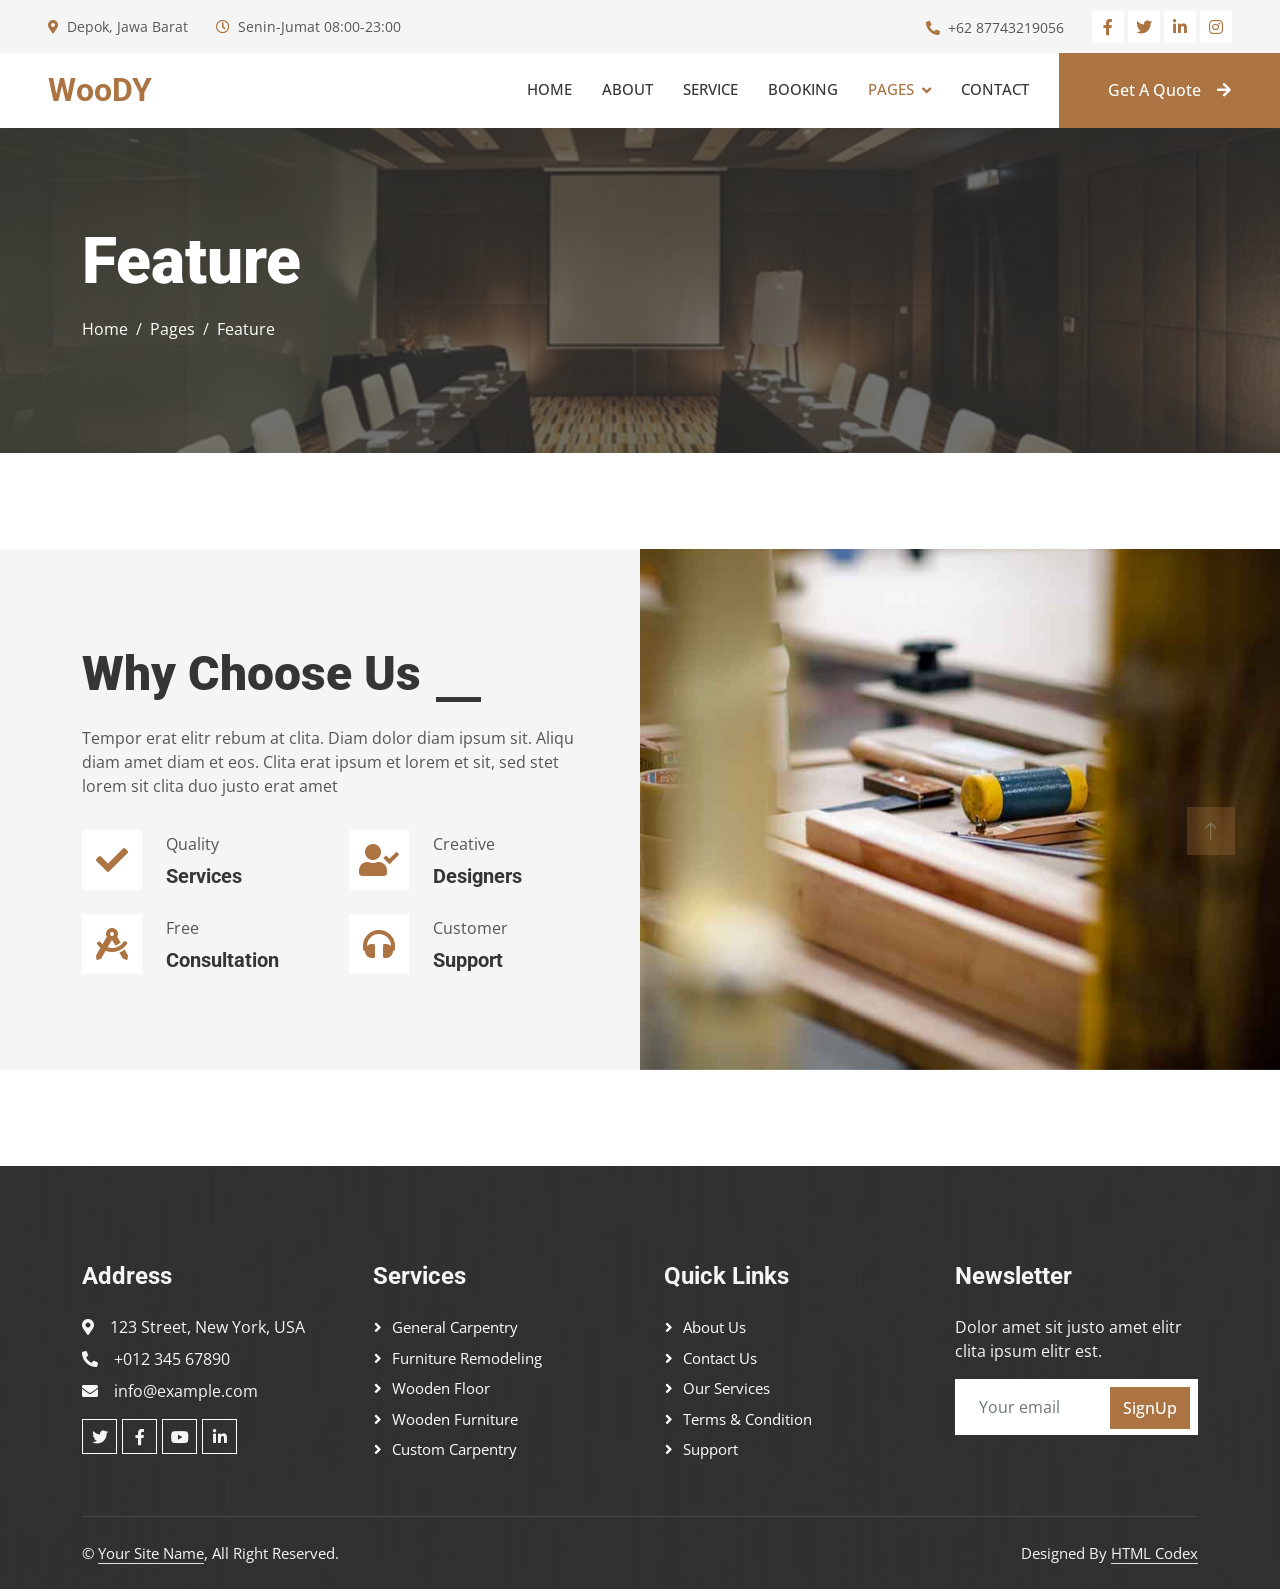
<file: WooDY Free Website Template - Free-CSS.com/carpenter-website-template/feature.html>
<!DOCTYPE html>
<html lang="en">

<head>
    <meta charset="utf-8">
    <title>Woody - Carpenter Website Template</title>
    <meta content="width=device-width, initial-scale=1.0" name="viewport">
    <meta content="" name="keywords">
    <meta content="" name="description">

    <!-- Favicon -->
    <link href="img/favicon.ico" rel="icon">

    <!-- Google Web Fonts -->
    <link rel="preconnect" href="https://fonts.googleapis.com">
    <link rel="preconnect" href="https://fonts.gstatic.com" crossorigin>
    <link href="https://fonts.googleapis.com/css2?family=Open+Sans:wght@400;500&family=Roboto:wght@500;700;900&display=swap" rel="stylesheet"> 

    <!-- Icon Font Stylesheet -->
    <link href="https://cdnjs.cloudflare.com/ajax/libs/font-awesome/5.10.0/css/all.min.css" rel="stylesheet">
    <link href="https://cdn.jsdelivr.net/npm/bootstrap-icons@1.4.1/font/bootstrap-icons.css" rel="stylesheet">

    <!-- Libraries Stylesheet -->
    <link href="lib/animate/animate.min.css" rel="stylesheet">
    <link href="lib/owlcarousel/assets/owl.carousel.min.css" rel="stylesheet">
    <link href="lib/lightbox/css/lightbox.min.css" rel="stylesheet">

    <!-- Customized Bootstrap Stylesheet -->
    <link href="css/bootstrap.min.css" rel="stylesheet">

    <!-- Template Stylesheet -->
    <link href="css/style.css" rel="stylesheet">
</head>

<body>
    <!-- Spinner Start -->
    <div id="spinner" class="show bg-white position-fixed translate-middle w-100 vh-100 top-50 start-50 d-flex align-items-center justify-content-center">
        <div class="spinner-grow text-primary" style="width: 3rem; height: 3rem;" role="status">
            <span class="sr-only">Loading...</span>
        </div>
    </div>
    <!-- Spinner End -->


    <!-- Topbar Start -->
    <div class="container-fluid bg-light p-0">
        <div class="row gx-0 d-none d-lg-flex">
            <div class="col-lg-7 px-5 text-start">
                <div class="h-100 d-inline-flex align-items-center py-3 me-4">
                    <small class="fa fa-map-marker-alt text-primary me-2"></small>
                    <small>Depok, Jawa Barat</small>
                </div>
                <div class="h-100 d-inline-flex align-items-center py-3">
                    <small class="far fa-clock text-primary me-2"></small>
                    <small>Senin-Jumat 08:00-23:00</small>
                </div>
            </div>
            <div class="col-lg-5 px-5 text-end">
                <div class="h-100 d-inline-flex align-items-center py-3 me-4">
                    <small class="fa fa-phone-alt text-primary me-2"></small>
                    <small>+62 87743219056</small>
                </div>
                <div class="h-100 d-inline-flex align-items-center">
                    <a class="btn btn-sm-square bg-white text-primary me-1" href=""><i class="fab fa-facebook-f"></i></a>
                    <a class="btn btn-sm-square bg-white text-primary me-1" href=""><i class="fab fa-twitter"></i></a>
                    <a class="btn btn-sm-square bg-white text-primary me-1" href=""><i class="fab fa-linkedin-in"></i></a>
                    <a class="btn btn-sm-square bg-white text-primary me-0" href=""><i class="fab fa-instagram"></i></a>
                </div>
            </div>
        </div>
    </div>
    <!-- Topbar End -->


    <!-- Navbar Start -->
    <nav class="navbar navbar-expand-lg bg-white navbar-light sticky-top p-0">
        <a href="index.html" class="navbar-brand d-flex align-items-center px-4 px-lg-5">
            <h2 class="m-0 text-primary">WooDY</h2>
        </a>
        <button type="button" class="navbar-toggler me-4" data-bs-toggle="collapse" data-bs-target="#navbarCollapse">
            <span class="navbar-toggler-icon"></span>
        </button>
        <div class="collapse navbar-collapse" id="navbarCollapse">
            <div class="navbar-nav ms-auto p-4 p-lg-0">
                <a href="index.html" class="nav-item nav-link">Home</a>
                <a href="about.html" class="nav-item nav-link">About</a>
                <a href="service.html" class="nav-item nav-link">Service</a>
                <a href="booking.html" class="nav-item nav-link">Booking</a>
                <div class="nav-item dropdown">
                    <a href="#" class="nav-link dropdown-toggle active" data-bs-toggle="dropdown">Pages</a>
                    <div class="dropdown-menu fade-up m-0">
                        <a href="feature.html" class="dropdown-item active">Feature</a>
                        <a href="quote.html" class="dropdown-item">Free Quote</a>
                        <a href="team.html" class="dropdown-item">Our Team</a>
                        <a href="testimonial.html" class="dropdown-item">Testimonial</a>
                    </div>
                </div>
                <a href="contact.html" class="nav-item nav-link">Contact</a>
            </div>
            <a href="" class="btn btn-primary py-4 px-lg-5 d-none d-lg-block">Get A Quote<i class="fa fa-arrow-right ms-3"></i></a>
        </div>
    </nav>
    <!-- Navbar End -->


    <!-- Page Header Start -->
    <div class="container-fluid page-header py-5 mb-5">
        <div class="container py-5">
            <h1 class="display-3 text-white mb-3 animated slideInDown">Feature</h1>
            <nav aria-label="breadcrumb animated slideInDown">
                <ol class="breadcrumb">
                    <li class="breadcrumb-item"><a class="text-white" href="#">Home</a></li>
                    <li class="breadcrumb-item"><a class="text-white" href="#">Pages</a></li>
                    <li class="breadcrumb-item text-white active" aria-current="page">Feature</li>
                </ol>
            </nav>
        </div>
    </div>
    <!-- Page Header End -->


    <!-- Feature Start -->
    <div class="container-fluid bg-light overflow-hidden px-lg-0" style="margin: 6rem 0;">
        <div class="container feature px-lg-0">
            <div class="row g-0 mx-lg-0">
                <div class="col-lg-6 feature-text py-5 wow fadeIn" data-wow-delay="0.5s">
                    <div class="p-lg-5 ps-lg-0">
                        <div class="section-title text-start">
                            <h1 class="display-5 mb-4">Why Choose Us</h1>
                        </div>
                        <p class="mb-4 pb-2">Tempor erat elitr rebum at clita. Diam dolor diam ipsum sit. Aliqu diam amet diam et eos. Clita erat ipsum et lorem et sit, sed stet lorem sit clita duo justo erat amet</p>
                        <div class="row g-4">
                            <div class="col-6">
                                <div class="d-flex align-items-center">
                                    <div class="d-flex flex-shrink-0 align-items-center justify-content-center bg-white" style="width: 60px; height: 60px;">
                                        <i class="fa fa-check fa-2x text-primary"></i>
                                    </div>
                                    <div class="ms-4">
                                        <p class="mb-2">Quality</p>
                                        <h5 class="mb-0">Services</h5>
                                    </div>
                                </div>
                            </div>
                            <div class="col-6">
                                <div class="d-flex align-items-center">
                                    <div class="d-flex flex-shrink-0 align-items-center justify-content-center bg-white" style="width: 60px; height: 60px;">
                                        <i class="fa fa-user-check fa-2x text-primary"></i>
                                    </div>
                                    <div class="ms-4">
                                        <p class="mb-2">Creative</p>
                                        <h5 class="mb-0">Designers</h5>
                                    </div>
                                </div>
                            </div>
                            <div class="col-6">
                                <div class="d-flex align-items-center">
                                    <div class="d-flex flex-shrink-0 align-items-center justify-content-center bg-white" style="width: 60px; height: 60px;">
                                        <i class="fa fa-drafting-compass fa-2x text-primary"></i>
                                    </div>
                                    <div class="ms-4">
                                        <p class="mb-2">Free</p>
                                        <h5 class="mb-0">Consultation</h5>
                                    </div>
                                </div>
                            </div>
                            <div class="col-6">
                                <div class="d-flex align-items-center">
                                    <div class="d-flex flex-shrink-0 align-items-center justify-content-center bg-white" style="width: 60px; height: 60px;">
                                        <i class="fa fa-headphones fa-2x text-primary"></i>
                                    </div>
                                    <div class="ms-4">
                                        <p class="mb-2">Customer</p>
                                        <h5 class="mb-0">Support</h5>
                                    </div>
                                </div>
                            </div>
                        </div>
                    </div>
                </div>
                <div class="col-lg-6 pe-lg-0" style="min-height: 400px;">
                    <div class="position-relative h-100">
                        <img class="position-absolute img-fluid w-100 h-100" src="img/feature.jpg" style="object-fit: cover;" alt="">
                    </div>
                </div>
            </div>
        </div>
    </div>
    <!-- Feature End -->
        

    <!-- Footer Start -->
    <div class="container-fluid bg-dark text-light footer mt-5 pt-5 wow fadeIn" data-wow-delay="0.1s">
        <div class="container py-5">
            <div class="row g-5">
                <div class="col-lg-3 col-md-6">
                    <h4 class="text-light mb-4">Address</h4>
                    <p class="mb-2"><i class="fa fa-map-marker-alt me-3"></i>123 Street, New York, USA</p>
                    <p class="mb-2"><i class="fa fa-phone-alt me-3"></i>+012 345 67890</p>
                    <p class="mb-2"><i class="fa fa-envelope me-3"></i>info@example.com</p>
                    <div class="d-flex pt-2">
                        <a class="btn btn-outline-light btn-social" href=""><i class="fab fa-twitter"></i></a>
                        <a class="btn btn-outline-light btn-social" href=""><i class="fab fa-facebook-f"></i></a>
                        <a class="btn btn-outline-light btn-social" href=""><i class="fab fa-youtube"></i></a>
                        <a class="btn btn-outline-light btn-social" href=""><i class="fab fa-linkedin-in"></i></a>
                    </div>
                </div>
                <div class="col-lg-3 col-md-6">
                    <h4 class="text-light mb-4">Services</h4>
                    <a class="btn btn-link" href="">General Carpentry</a>
                    <a class="btn btn-link" href="">Furniture Remodeling</a>
                    <a class="btn btn-link" href="">Wooden Floor</a>
                    <a class="btn btn-link" href="">Wooden Furniture</a>
                    <a class="btn btn-link" href="">Custom Carpentry</a>
                </div>
                <div class="col-lg-3 col-md-6">
                    <h4 class="text-light mb-4">Quick Links</h4>
                    <a class="btn btn-link" href="">About Us</a>
                    <a class="btn btn-link" href="">Contact Us</a>
                    <a class="btn btn-link" href="">Our Services</a>
                    <a class="btn btn-link" href="">Terms & Condition</a>
                    <a class="btn btn-link" href="">Support</a>
                </div>
                <div class="col-lg-3 col-md-6">
                    <h4 class="text-light mb-4">Newsletter</h4>
                    <p>Dolor amet sit justo amet elitr clita ipsum elitr est.</p>
                    <div class="position-relative mx-auto" style="max-width: 400px;">
                        <input class="form-control border-0 w-100 py-3 ps-4 pe-5" type="text" placeholder="Your email">
                        <button type="button" class="btn btn-primary py-2 position-absolute top-0 end-0 mt-2 me-2">SignUp</button>
                    </div>
                </div>
            </div>
        </div>
        <div class="container">
            <div class="copyright">
                <div class="row">
                    <div class="col-md-6 text-center text-md-start mb-3 mb-md-0">
                        &copy; <a class="border-bottom" href="#">Your Site Name</a>, All Right Reserved.
                    </div>
                    <div class="col-md-6 text-center text-md-end">
                        <!--/*** This template is free as long as you keep the footer author’s credit link/attribution link/backlink. If you'd like to use the template without the footer author’s credit link/attribution link/backlink, you can purchase the Credit Removal License from "https://htmlcodex.com/credit-removal". Thank you for your support. ***/-->
                        Designed By <a class="border-bottom" href="https://htmlcodex.com">HTML Codex</a>
                    </div>
                </div>
            </div>
        </div>
    </div>
    <!-- Footer End -->


    <!-- Back to Top -->
    <a href="#" class="btn btn-lg btn-primary btn-lg-square rounded-0 back-to-top"><i class="bi bi-arrow-up"></i></a>


    <!-- JavaScript Libraries -->
    <script src="https://code.jquery.com/jquery-3.4.1.min.js"></script>
    <script src="https://cdn.jsdelivr.net/npm/bootstrap@5.0.0/dist/js/bootstrap.bundle.min.js"></script>
    <script src="lib/wow/wow.min.js"></script>
    <script src="lib/easing/easing.min.js"></script>
    <script src="lib/waypoints/waypoints.min.js"></script>
    <script src="lib/counterup/counterup.min.js"></script>
    <script src="lib/owlcarousel/owl.carousel.min.js"></script>
    <script src="lib/isotope/isotope.pkgd.min.js"></script>
    <script src="lib/lightbox/js/lightbox.min.js"></script>

    <!-- Template Javascript -->
    <script src="js/main.js"></script>
</body>

</html>
</file>
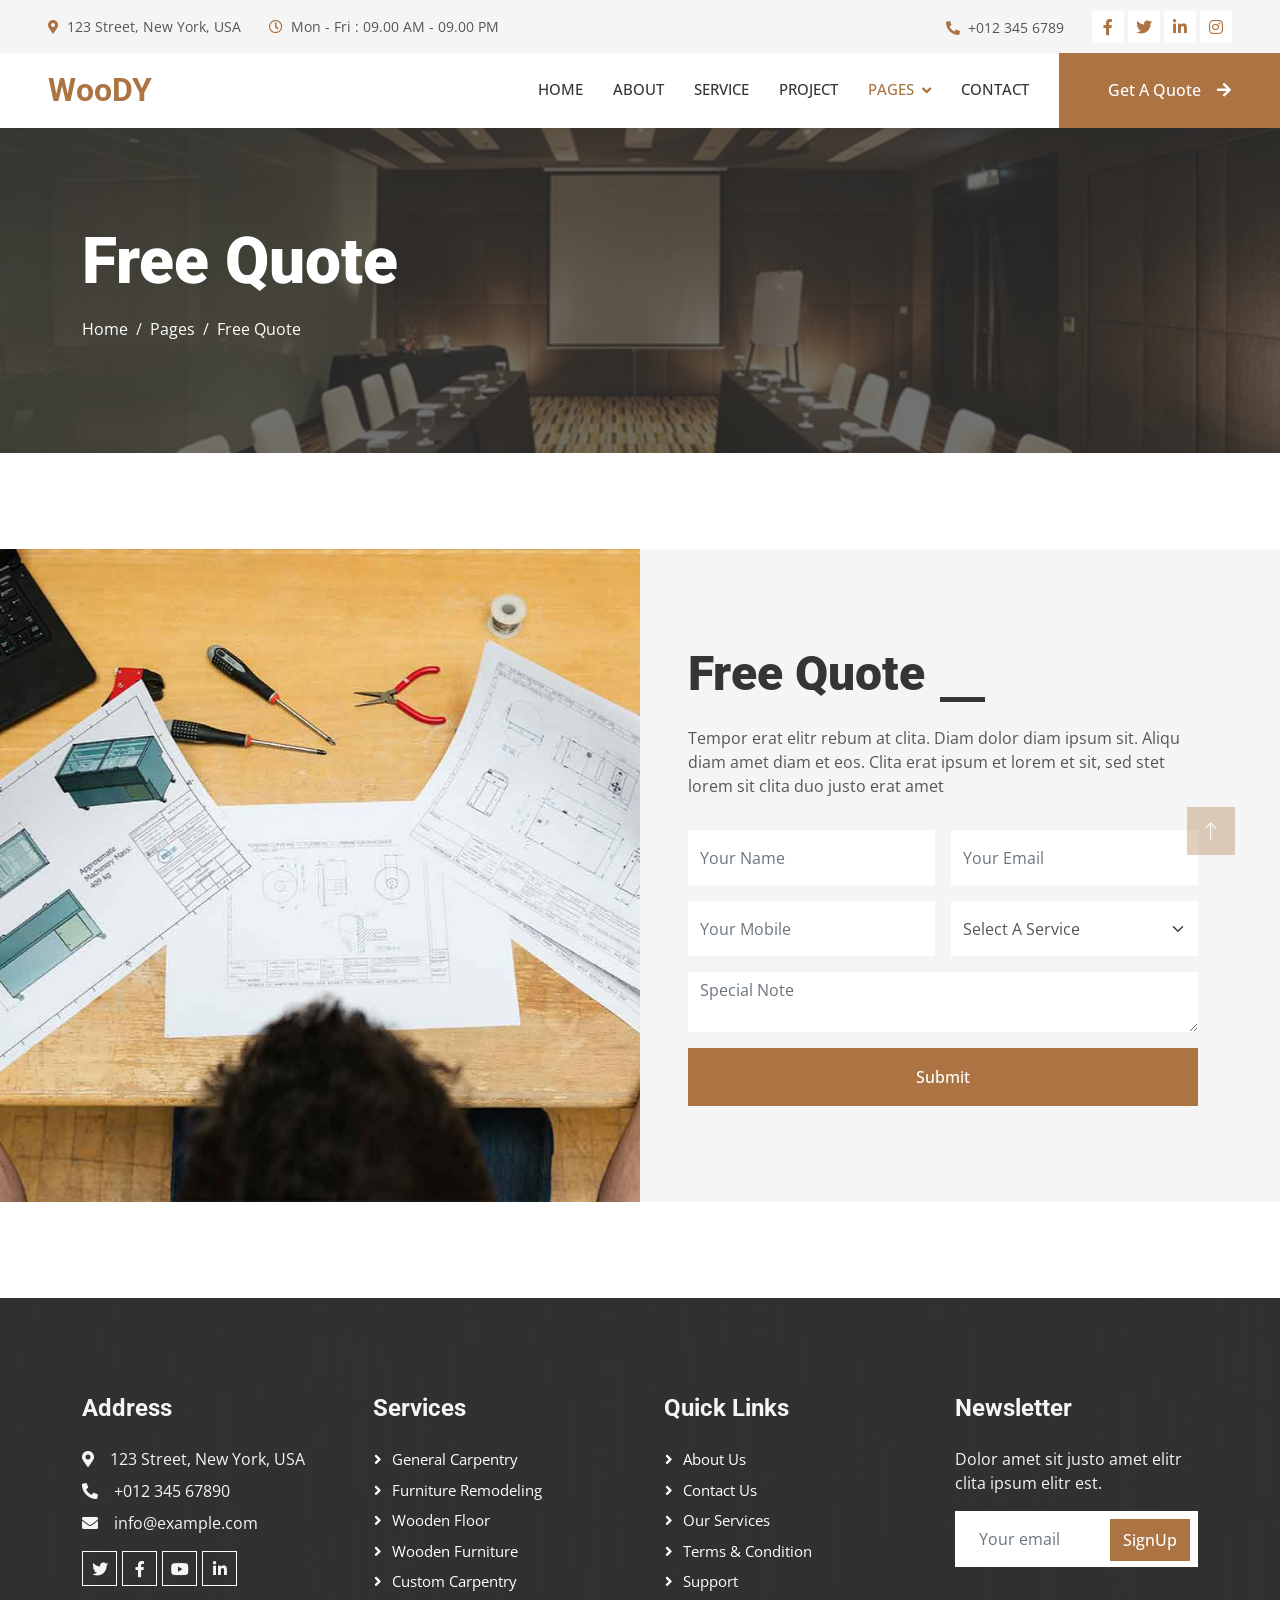
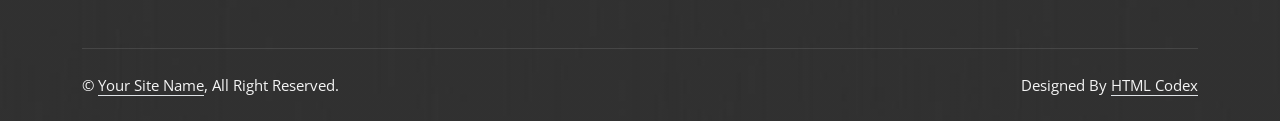
<file: WooDY Free Website Template - Free-CSS.com/carpenter-website-template/quote.html>
<!DOCTYPE html>
<html lang="en">

<head>
    <meta charset="utf-8">
    <title>Woody - Carpenter Website Template</title>
    <meta content="width=device-width, initial-scale=1.0" name="viewport">
    <meta content="" name="keywords">
    <meta content="" name="description">

    <!-- Favicon -->
    <link href="img/favicon.ico" rel="icon">

    <!-- Google Web Fonts -->
    <link rel="preconnect" href="https://fonts.googleapis.com">
    <link rel="preconnect" href="https://fonts.gstatic.com" crossorigin>
    <link href="https://fonts.googleapis.com/css2?family=Open+Sans:wght@400;500&family=Roboto:wght@500;700;900&display=swap" rel="stylesheet"> 

    <!-- Icon Font Stylesheet -->
    <link href="https://cdnjs.cloudflare.com/ajax/libs/font-awesome/5.10.0/css/all.min.css" rel="stylesheet">
    <link href="https://cdn.jsdelivr.net/npm/bootstrap-icons@1.4.1/font/bootstrap-icons.css" rel="stylesheet">

    <!-- Libraries Stylesheet -->
    <link href="lib/animate/animate.min.css" rel="stylesheet">
    <link href="lib/owlcarousel/assets/owl.carousel.min.css" rel="stylesheet">
    <link href="lib/lightbox/css/lightbox.min.css" rel="stylesheet">

    <!-- Customized Bootstrap Stylesheet -->
    <link href="css/bootstrap.min.css" rel="stylesheet">

    <!-- Template Stylesheet -->
    <link href="css/style.css" rel="stylesheet">
</head>

<body>
    <!-- Spinner Start -->
    <div id="spinner" class="show bg-white position-fixed translate-middle w-100 vh-100 top-50 start-50 d-flex align-items-center justify-content-center">
        <div class="spinner-grow text-primary" style="width: 3rem; height: 3rem;" role="status">
            <span class="sr-only">Loading...</span>
        </div>
    </div>
    <!-- Spinner End -->


    <!-- Topbar Start -->
    <div class="container-fluid bg-light p-0">
        <div class="row gx-0 d-none d-lg-flex">
            <div class="col-lg-7 px-5 text-start">
                <div class="h-100 d-inline-flex align-items-center py-3 me-4">
                    <small class="fa fa-map-marker-alt text-primary me-2"></small>
                    <small>123 Street, New York, USA</small>
                </div>
                <div class="h-100 d-inline-flex align-items-center py-3">
                    <small class="far fa-clock text-primary me-2"></small>
                    <small>Mon - Fri : 09.00 AM - 09.00 PM</small>
                </div>
            </div>
            <div class="col-lg-5 px-5 text-end">
                <div class="h-100 d-inline-flex align-items-center py-3 me-4">
                    <small class="fa fa-phone-alt text-primary me-2"></small>
                    <small>+012 345 6789</small>
                </div>
                <div class="h-100 d-inline-flex align-items-center">
                    <a class="btn btn-sm-square bg-white text-primary me-1" href=""><i class="fab fa-facebook-f"></i></a>
                    <a class="btn btn-sm-square bg-white text-primary me-1" href=""><i class="fab fa-twitter"></i></a>
                    <a class="btn btn-sm-square bg-white text-primary me-1" href=""><i class="fab fa-linkedin-in"></i></a>
                    <a class="btn btn-sm-square bg-white text-primary me-0" href=""><i class="fab fa-instagram"></i></a>
                </div>
            </div>
        </div>
    </div>
    <!-- Topbar End -->


    <!-- Navbar Start -->
    <nav class="navbar navbar-expand-lg bg-white navbar-light sticky-top p-0">
        <a href="index.html" class="navbar-brand d-flex align-items-center px-4 px-lg-5">
            <h2 class="m-0 text-primary">WooDY</h2>
        </a>
        <button type="button" class="navbar-toggler me-4" data-bs-toggle="collapse" data-bs-target="#navbarCollapse">
            <span class="navbar-toggler-icon"></span>
        </button>
        <div class="collapse navbar-collapse" id="navbarCollapse">
            <div class="navbar-nav ms-auto p-4 p-lg-0">
                <a href="index.html" class="nav-item nav-link">Home</a>
                <a href="about.html" class="nav-item nav-link">About</a>
                <a href="service.html" class="nav-item nav-link">Service</a>
                <a href="project.html" class="nav-item nav-link">Project</a>
                <div class="nav-item dropdown">
                    <a href="#" class="nav-link dropdown-toggle active" data-bs-toggle="dropdown">Pages</a>
                    <div class="dropdown-menu fade-up m-0">
                        <a href="feature.html" class="dropdown-item">Feature</a>
                        <a href="quote.html" class="dropdown-item active">Free Quote</a>
                        <a href="team.html" class="dropdown-item">Our Team</a>
                        <a href="testimonial.html" class="dropdown-item">Testimonial</a>
                        <a href="404.html" class="dropdown-item">404 Page</a>
                    </div>
                </div>
                <a href="contact.html" class="nav-item nav-link">Contact</a>
            </div>
            <a href="./login/index.html" class="btn btn-primary py-4 px-lg-5 d-none d-lg-block">Get A Quote<i class="fa fa-arrow-right ms-3"></i></a>
        </div>
    </nav>
    <!-- Navbar End -->


    <!-- Page Header Start -->
    <div class="container-fluid page-header py-5 mb-5">
        <div class="container py-5">
            <h1 class="display-3 text-white mb-3 animated slideInDown">Free Quote</h1>
            <nav aria-label="breadcrumb animated slideInDown">
                <ol class="breadcrumb">
                    <li class="breadcrumb-item"><a class="text-white" href="#">Home</a></li>
                    <li class="breadcrumb-item"><a class="text-white" href="#">Pages</a></li>
                    <li class="breadcrumb-item text-white active" aria-current="page">Free Quote</li>
                </ol>
            </nav>
        </div>
    </div>
    <!-- Page Header End -->


    <!-- Quote Start -->
    <div class="container-fluid bg-light overflow-hidden px-lg-0" style="margin: 6rem 0;">
        <div class="container quote px-lg-0">
            <div class="row g-0 mx-lg-0">
                <div class="col-lg-6 ps-lg-0" style="min-height: 400px;">
                    <div class="position-relative h-100">
                        <img class="position-absolute img-fluid w-100 h-100" src="img/quote.jpg" style="object-fit: cover;" alt="">
                    </div>
                </div>
                <div class="col-lg-6 quote-text py-5 wow fadeIn" data-wow-delay="0.5s">
                    <div class="p-lg-5 pe-lg-0">
                        <div class="section-title text-start">
                            <h1 class="display-5 mb-4">Free Quote</h1>
                        </div>
                        <p class="mb-4 pb-2">Tempor erat elitr rebum at clita. Diam dolor diam ipsum sit. Aliqu diam amet diam et eos. Clita erat ipsum et lorem et sit, sed stet lorem sit clita duo justo erat amet</p>
                        <form>
                            <div class="row g-3">
                                <div class="col-12 col-sm-6">
                                    <input type="text" class="form-control border-0" placeholder="Your Name" style="height: 55px;">
                                </div>
                                <div class="col-12 col-sm-6">
                                    <input type="email" class="form-control border-0" placeholder="Your Email" style="height: 55px;">
                                </div>
                                <div class="col-12 col-sm-6">
                                    <input type="text" class="form-control border-0" placeholder="Your Mobile" style="height: 55px;">
                                </div>
                                <div class="col-12 col-sm-6">
                                    <select class="form-select border-0" style="height: 55px;">
                                        <option selected>Select A Service</option>
                                        <option value="1">Service 1</option>
                                        <option value="2">Service 2</option>
                                        <option value="3">Service 3</option>
                                    </select>
                                </div>
                                <div class="col-12">
                                    <textarea class="form-control border-0" placeholder="Special Note"></textarea>
                                </div>
                                <div class="col-12">
                                    <button class="btn btn-primary w-100 py-3" type="submit">Submit</button>
                                </div>
                            </div>
                        </form>
                    </div>
                </div>
            </div>
        </div>
    </div>
    <!-- Quote End -->
        

    <!-- Footer Start -->
    <div class="container-fluid bg-dark text-light footer mt-5 pt-5 wow fadeIn" data-wow-delay="0.1s">
        <div class="container py-5">
            <div class="row g-5">
                <div class="col-lg-3 col-md-6">
                    <h4 class="text-light mb-4">Address</h4>
                    <p class="mb-2"><i class="fa fa-map-marker-alt me-3"></i>123 Street, New York, USA</p>
                    <p class="mb-2"><i class="fa fa-phone-alt me-3"></i>+012 345 67890</p>
                    <p class="mb-2"><i class="fa fa-envelope me-3"></i>info@example.com</p>
                    <div class="d-flex pt-2">
                        <a class="btn btn-outline-light btn-social" href=""><i class="fab fa-twitter"></i></a>
                        <a class="btn btn-outline-light btn-social" href=""><i class="fab fa-facebook-f"></i></a>
                        <a class="btn btn-outline-light btn-social" href=""><i class="fab fa-youtube"></i></a>
                        <a class="btn btn-outline-light btn-social" href=""><i class="fab fa-linkedin-in"></i></a>
                    </div>
                </div>
                <div class="col-lg-3 col-md-6">
                    <h4 class="text-light mb-4">Services</h4>
                    <a class="btn btn-link" href="">General Carpentry</a>
                    <a class="btn btn-link" href="">Furniture Remodeling</a>
                    <a class="btn btn-link" href="">Wooden Floor</a>
                    <a class="btn btn-link" href="">Wooden Furniture</a>
                    <a class="btn btn-link" href="">Custom Carpentry</a>
                </div>
                <div class="col-lg-3 col-md-6">
                    <h4 class="text-light mb-4">Quick Links</h4>
                    <a class="btn btn-link" href="">About Us</a>
                    <a class="btn btn-link" href="">Contact Us</a>
                    <a class="btn btn-link" href="">Our Services</a>
                    <a class="btn btn-link" href="">Terms & Condition</a>
                    <a class="btn btn-link" href="">Support</a>
                </div>
                <div class="col-lg-3 col-md-6">
                    <h4 class="text-light mb-4">Newsletter</h4>
                    <p>Dolor amet sit justo amet elitr clita ipsum elitr est.</p>
                    <div class="position-relative mx-auto" style="max-width: 400px;">
                        <input class="form-control border-0 w-100 py-3 ps-4 pe-5" type="text" placeholder="Your email">
                        <button type="button" class="btn btn-primary py-2 position-absolute top-0 end-0 mt-2 me-2">SignUp</button>
                    </div>
                </div>
            </div>
        </div>
        <div class="container">
            <div class="copyright">
                <div class="row">
                    <div class="col-md-6 text-center text-md-start mb-3 mb-md-0">
                        &copy; <a class="border-bottom" href="#">Your Site Name</a>, All Right Reserved.
                    </div>
                    <div class="col-md-6 text-center text-md-end">
                        <!--/*** This template is free as long as you keep the footer author’s credit link/attribution link/backlink. If you'd like to use the template without the footer author’s credit link/attribution link/backlink, you can purchase the Credit Removal License from "https://htmlcodex.com/credit-removal". Thank you for your support. ***/-->
                        Designed By <a class="border-bottom" href="https://htmlcodex.com">HTML Codex</a>
                    </div>
                </div>
            </div>
        </div>
    </div>
    <!-- Footer End -->


    <!-- Back to Top -->
    <a href="#" class="btn btn-lg btn-primary btn-lg-square rounded-0 back-to-top"><i class="bi bi-arrow-up"></i></a>


    <!-- JavaScript Libraries -->
    <script src="https://code.jquery.com/jquery-3.4.1.min.js"></script>
    <script src="https://cdn.jsdelivr.net/npm/bootstrap@5.0.0/dist/js/bootstrap.bundle.min.js"></script>
    <script src="lib/wow/wow.min.js"></script>
    <script src="lib/easing/easing.min.js"></script>
    <script src="lib/waypoints/waypoints.min.js"></script>
    <script src="lib/counterup/counterup.min.js"></script>
    <script src="lib/owlcarousel/owl.carousel.min.js"></script>
    <script src="lib/isotope/isotope.pkgd.min.js"></script>
    <script src="lib/lightbox/js/lightbox.min.js"></script>

    <!-- Template Javascript -->
    <script src="js/main.js"></script>
</body>

</html>
</file>
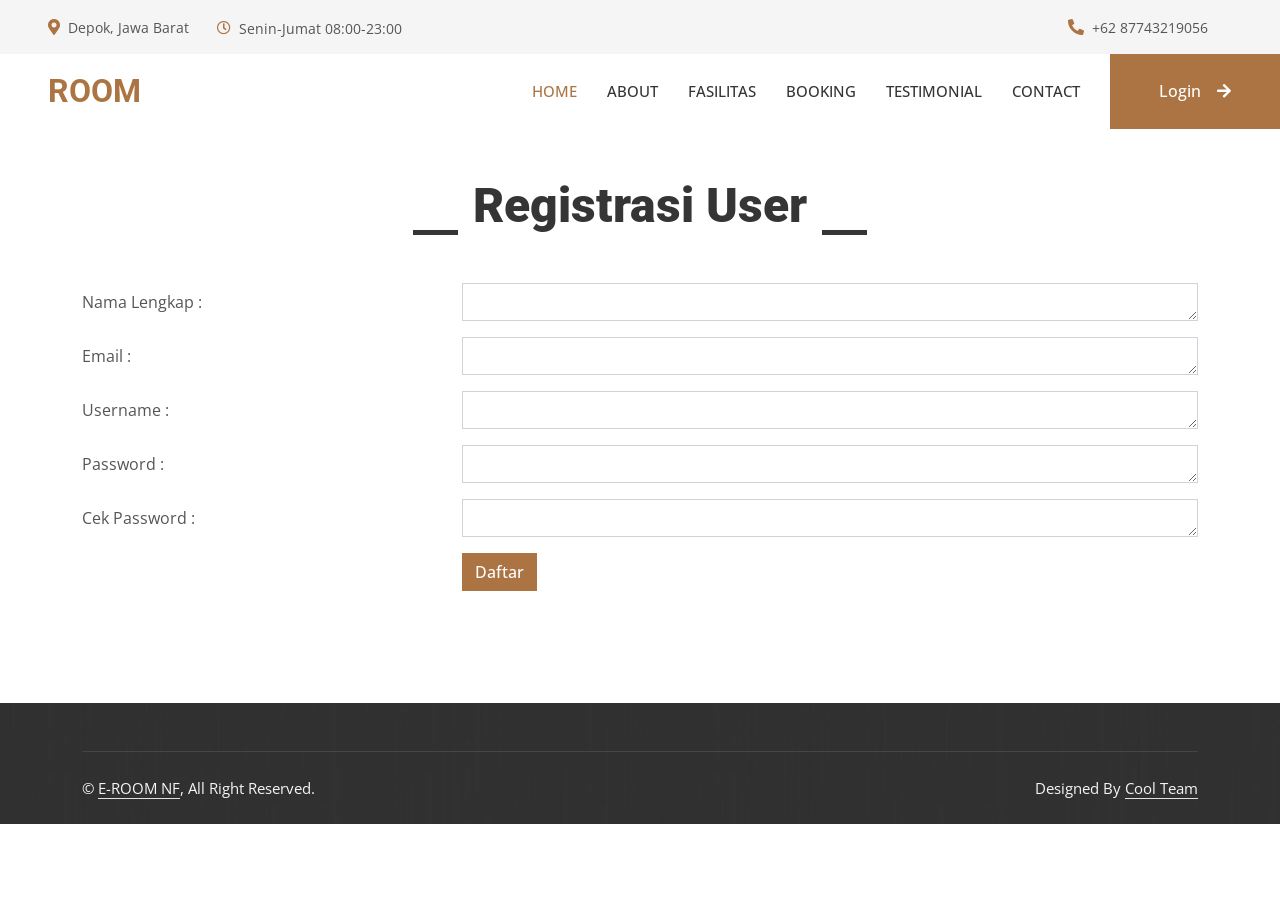
<file: WooDY Free Website Template - Free-CSS.com/carpenter-website-template/regist.html>
<!DOCTYPE html>
<html lang="en">
<head>
    <meta charset="UTF-8">
    <meta name="viewport" content="width=device-width, initial-scale=1.0">
    <title>Form Registrasi</title>
    <link rel="stylesheet" href="https://stackpath.bootstrapcdn.com/bootstrap/4.1.3/css/bootstrap.min.css"> 
    <link rel="stylesheet" href="https://maxcdn.bootstrapcdn.com/font-awesome/4.7.0/css/font-awesome.min.css">
        <!-- Favicon -->
        <link href="img/favicon.ico" rel="icon">

        <!-- Google Web Fonts -->
        <link rel="preconnect" href="https://fonts.googleapis.com">
        <link rel="preconnect" href="https://fonts.gstatic.com" crossorigin>
        <link href="https://fonts.googleapis.com/css2?family=Open+Sans:wght@400;500&family=Roboto:wght@500;700;900&display=swap" rel="stylesheet"> 
    
        <!-- Icon Font Stylesheet -->
        <link href="https://cdnjs.cloudflare.com/ajax/libs/font-awesome/5.10.0/css/all.min.css" rel="stylesheet">
        <link href="https://cdn.jsdelivr.net/npm/bootstrap-icons@1.4.1/font/bootstrap-icons.css" rel="stylesheet">
    
        <!-- Libraries Stylesheet -->
        <link href="lib/animate/animate.min.css" rel="stylesheet">
        <link href="lib/owlcarousel/assets/owl.carousel.min.css" rel="stylesheet">
        <link href="lib/lightbox/css/lightbox.min.css" rel="stylesheet">
    
        <!-- Customized Bootstrap Stylesheet -->
        <link href="css/bootstrap.min.css" rel="stylesheet">
    
        <!-- Template Stylesheet -->
        <link href="css/style.css" rel="stylesheet">
</head>
<body>
<!-- Topbar Start -->
<div class="container-fluid bg-light p-0">
    <div class="row gx-0 d-none d-lg-flex">
        <div class="col-lg-7 px-5 text-start">
            <div class="h-100 d-inline-flex align-items-center py-3 me-4">
                <small class="fa fa-map-marker-alt text-primary me-2"></small>
                <small>Depok, Jawa Barat</small>
            </div>
            <div class="h-100 d-inline-flex align-items-center py-3">
                <small class="far fa-clock text-primary me-2"></small>
                <small>Senin-Jumat 08:00-23:00</small>
            </div>
        </div>
        <div class="col-lg-5 px-5 text-end">
            <div class="h-100 d-inline-flex align-items-center py-3 me-4">
                <small class="fa fa-phone-alt text-primary me-2"></small>
                <small>+62 87743219056</small>
            </div>
            
        </div>
    </div>
</div>
<!-- Topbar End -->


<!-- Navbar Start -->
<nav class="navbar navbar-expand-lg bg-white navbar-light sticky-top p-0">
    <a href="index.html" class="navbar-brand d-flex align-items-center px-4 px-lg-5">
        <h2 class="m-0 text-primary">ROOM</h2>
    </a>
    <button type="button" class="navbar-toggler me-4" data-bs-toggle="collapse" data-bs-target="#navbarCollapse">
        <span class="navbar-toggler-icon"></span>
    </button>
    <div class="collapse navbar-collapse" id="navbarCollapse">
        <div class="navbar-nav ms-auto p-4 p-lg-0">
            <a href="index.html" class="nav-item nav-link active">Home</a>
            <a href="about.html" class="nav-item nav-link">About</a>
            <a href="fasilitas.html" class="nav-item nav-link">Fasilitas</a>
            <a href="booking.html" class="nav-item nav-link">Booking</a>
            <a href="testimonial.html" class="nav-item nav-link">Testimonial</a>
            <!-- <div class="nav-item dropdown">
                <a href="#" class="nav-link dropdown-toggle" data-bs-toggle="dropdown">Pages</a>
                <div class="dropdown-menu fade-up m-0">
                    <a href="feature.html" class="dropdown-item">Feature</a>
                    <a href="quote.html" class="dropdown-item">Free Quote</a>
                    <a href="team.html" class="dropdown-item">Our Team</a>
                    <a href="testimonial.html" class="dropdown-item">Testimonial</a>
                </div> -->
            <a href="contact.html" class="nav-item nav-link">Contact</a>
        </div>
        <a href="./login/index.html" class="btn btn-primary py-4 px-lg-5 d-none d-lg-block">Login<i class="fa fa-arrow-right ms-3"></i></a>
    </div>
</nav>
<!-- Navbar End -->
    <div class="container-xxl py-5">
        <div class="container">
            <div class="section-title text-center">
                <h1 class="display-5 mb-5">Registrasi User</h1>
            </div>
            <fieldset>
                <form>
                    <div class="form-group row">
                      <label for="textarea" class="col-4 col-form-label">Nama Lengkap :</label> 
                      <div class="col-8">
                        <textarea id="textarea" name="textarea" cols="40" rows="1" class="form-control"></textarea>
                      </div>
                    </div>
                    <div class="form-group row">
                      <label for="textarea1" class="col-4 col-form-label">Email :</label> 
                      <div class="col-8">
                        <textarea id="textarea1" name="textarea1" cols="40" rows="1" class="form-control"></textarea>
                      </div>
                    </div>
                    <div class="form-group row">
                      <label for="textarea2" class="col-4 col-form-label">Username :</label> 
                      <div class="col-8">
                        <textarea id="textarea2" name="textarea2" cols="40" rows="1" class="form-control"></textarea>
                      </div>
                    </div>
                    <div class="form-group row">
                      <label for="textarea3" class="col-4 col-form-label">Password :</label> 
                      <div class="col-8">
                        <textarea id="textarea3" name="textarea3" cols="40" rows="1" class="form-control"></textarea>
                      </div>
                    </div>
                    <div class="form-group row">
                      <label for="textarea4" class="col-4 col-form-label">Cek Password :</label> 
                      <div class="col-8">
                        <textarea id="textarea4" name="textarea4" cols="40" rows="1" class="form-control"></textarea>
                      </div>
                    </div> 
                    <div class="form-group row">
                      <div class="offset-4 col-8">
                        <a href="index.html">
                          <button button name="submit" type="submit" class="btn btn-primary" onclick="window.location.href='index.html'">Daftar</button>
                      </a>
                      </div>
                    </div>
                  </form>
            </fieldset>
          </div> 
    </div>
        <!-- Footer Start -->
        <div class="container-fluid bg-dark text-light footer mt-5 pt-5 wow fadeIn" data-wow-delay="0.1s">
          <div class="container">
              <div class="copyright">
                  <div class="row">
                      <div class="col-md-6 text-center text-md-start mb-3 mb-md-0">
                          &copy; <a class="border-bottom" href="#">E-ROOM NF</a>, All Right Reserved.
                      </div>
                      <div class="col-md-6 text-center text-md-end">
                          Designed By <a class="border-bottom" href="https://htmlcodex.com">Cool Team</a>
                      </div>
                  </div>
              </div>
          </div>
      </div>
      <!-- Footer End -->
    </body>
</html>
</file>
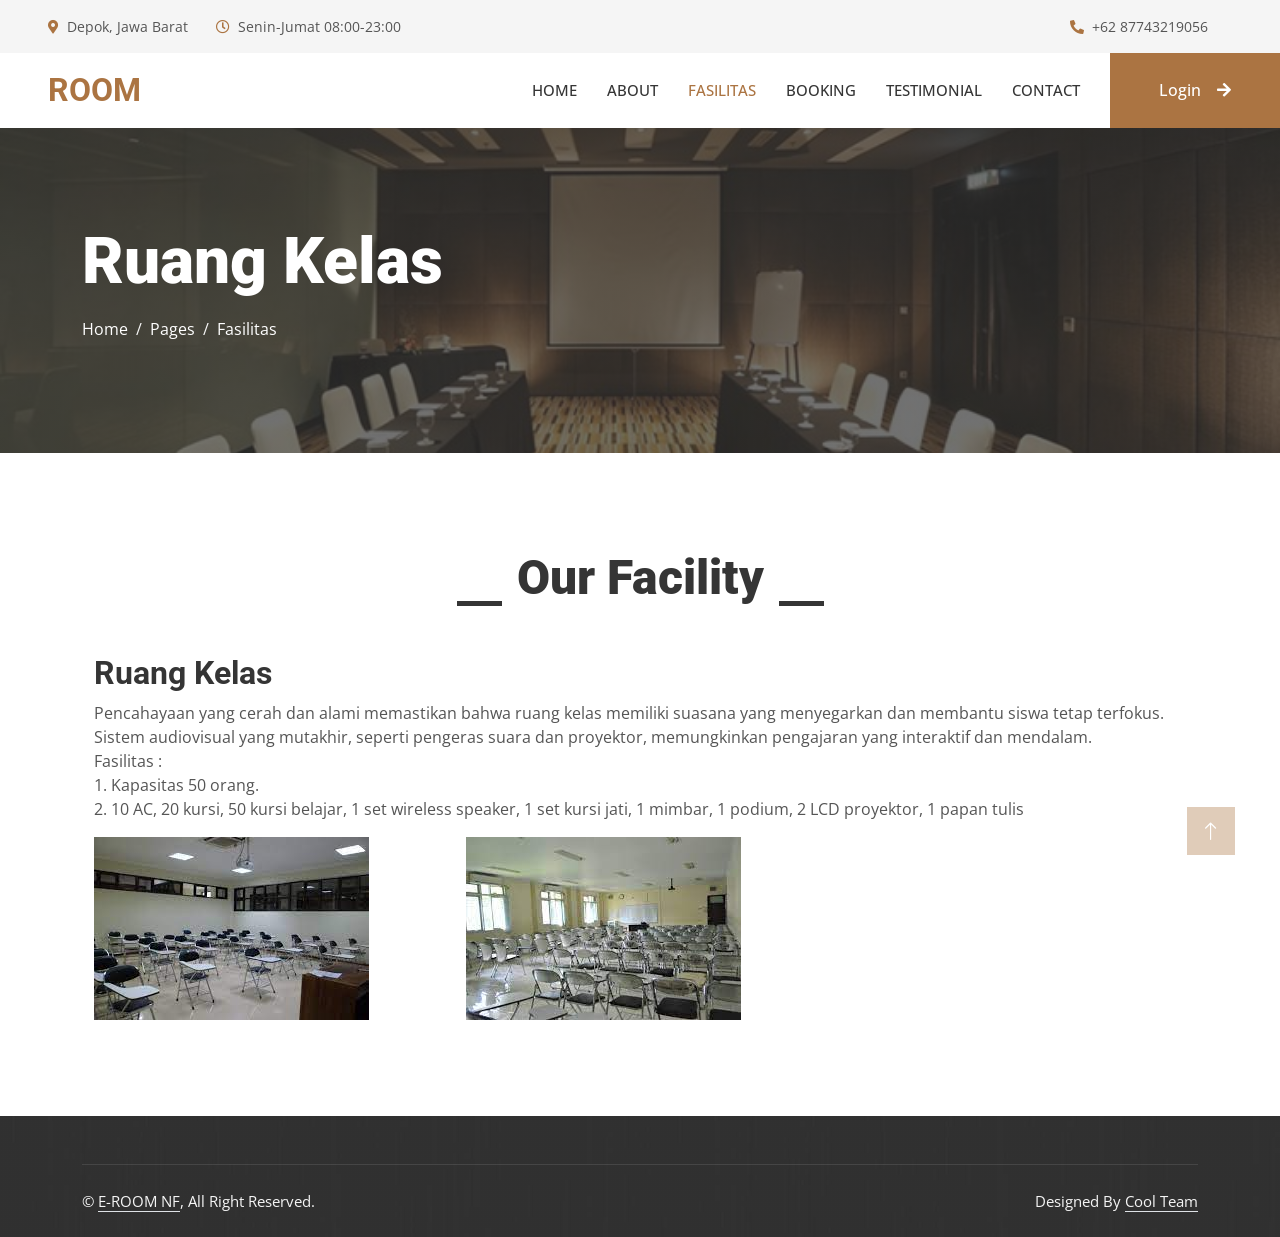
<file: WooDY Free Website Template - Free-CSS.com/carpenter-website-template/RuangKelas.html>
<!DOCTYPE html>
<html lang="en">

<head>
    <meta charset="utf-8">
    <title>Woody - Carpenter Website Template</title>
    <meta content="width=device-width, initial-scale=1.0" name="viewport">
    <meta content="" name="keywords">
    <meta content="" name="description">

    <!-- Favicon -->
    <link href="img/favicon.ico" rel="icon">

    <!-- Google Web Fonts -->
    <link rel="preconnect" href="https://fonts.googleapis.com">
    <link rel="preconnect" href="https://fonts.gstatic.com" crossorigin>
    <link href="https://fonts.googleapis.com/css2?family=Open+Sans:wght@400;500&family=Roboto:wght@500;700;900&display=swap" rel="stylesheet"> 

    <!-- Icon Font Stylesheet -->
    <link href="https://cdnjs.cloudflare.com/ajax/libs/font-awesome/5.10.0/css/all.min.css" rel="stylesheet">
    <link href="https://cdn.jsdelivr.net/npm/bootstrap-icons@1.4.1/font/bootstrap-icons.css" rel="stylesheet">

    <!-- Libraries Stylesheet -->
    <link href="lib/animate/animate.min.css" rel="stylesheet">
    <link href="lib/owlcarousel/assets/owl.carousel.min.css" rel="stylesheet">
    <link href="lib/lightbox/css/lightbox.min.css" rel="stylesheet">

    <!-- Customized Bootstrap Stylesheet -->
    <link href="css/bootstrap.min.css" rel="stylesheet">

    <!-- Template Stylesheet -->
    <link href="css/style.css" rel="stylesheet">
</head>

<body>
    <!-- Spinner Start -->
    <div id="spinner" class="show bg-white position-fixed translate-middle w-100 vh-100 top-50 start-50 d-flex align-items-center justify-content-center">
        <div class="spinner-grow text-primary" style="width: 3rem; height: 3rem;" role="status">
            <span class="sr-only">Loading...</span>
        </div>
    </div>
    <!-- Spinner End -->


    <!-- Topbar Start -->
    <div class="container-fluid bg-light p-0">
        <div class="row gx-0 d-none d-lg-flex">
            <div class="col-lg-7 px-5 text-start">
                <div class="h-100 d-inline-flex align-items-center py-3 me-4">
                    <small class="fa fa-map-marker-alt text-primary me-2"></small>
                    <small>Depok, Jawa Barat</small>
                </div>
                <div class="h-100 d-inline-flex align-items-center py-3">
                    <small class="far fa-clock text-primary me-2"></small>
                    <small>Senin-Jumat 08:00-23:00</small>
                </div>
            </div>
            <div class="col-lg-5 px-5 text-end">
                <div class="h-100 d-inline-flex align-items-center py-3 me-4">
                    <small class="fa fa-phone-alt text-primary me-2"></small>
                    <small>+62 87743219056</small>
                </div>
            </div>
        </div>
    </div>
    <!-- Topbar End -->


    <!-- Navbar Start -->
    <nav class="navbar navbar-expand-lg bg-white navbar-light sticky-top p-0">
        <a href="index.html" class="navbar-brand d-flex align-items-center px-4 px-lg-5">
            <h2 class="m-0 text-primary">ROOM</h2>
        </a>
        <button type="button" class="navbar-toggler me-4" data-bs-toggle="collapse" data-bs-target="#navbarCollapse">
            <span class="navbar-toggler-icon"></span>
        </button>
        <div class="collapse navbar-collapse" id="navbarCollapse">
            <div class="navbar-nav ms-auto p-4 p-lg-0">
                <a href="index.html" class="nav-item nav-link">Home</a>
                <a href="about.html" class="nav-item nav-link">About</a>
                <a href="fasilitas.html" class="nav-item nav-link active">Fasilitas</a>
                <a href="booking.html" class="nav-item nav-link">Booking</a>
                <a href="testimonial.html" class="nav-item nav-link">Testimonial</a>
                <!-- <div class="nav-item dropdown">
                    <a href="#" class="nav-link dropdown-toggle" data-bs-toggle="dropdown">Pages</a>
                    <div class="dropdown-menu fade-up m-0">
                        <a href="feature.html" class="dropdown-item">Feature</a>
                        <a href="quote.html" class="dropdown-item">Free Quote</a>
                        <a href="team.html" class="dropdown-item">Our Team</a>
                        <a href="testimonial.html" class="dropdown-item">Testimonial</a>
                    </div> -->
                <a href="contact.html" class="nav-item nav-link">Contact</a>
            </div>
            <a href="./login/index.html" class="btn btn-primary py-4 px-lg-5 d-none d-lg-block">Login<i class="fa fa-arrow-right ms-3"></i></a>
        </div>
    </nav>
    <!-- Navbar End -->


    <!-- Page Header Start -->
    <div class="container-fluid page-header py-5 mb-5">
        <div class="container py-5">
            <h1 class="display-3 text-white mb-3 animated slideInDown">Ruang Kelas</h1>
            <nav aria-label="breadcrumb animated slideInDown">
                <ol class="breadcrumb">
                    <li class="breadcrumb-item"><a class="text-white" href="#">Home</a></li>
                    <li class="breadcrumb-item"><a class="text-white" href="#">Pages</a></li>
                    <li class="breadcrumb-item text-white active" aria-current="page">Fasilitas</li>
                </ol>
            </nav>
        </div>
    </div>
    <!-- Page Header End -->


    <!-- Service Start -->
    <div class="container-xxl py-5">
        <div class="container">
            <div class="section-title text-center">
                <h1 class="display-5 mb-5">Our Facility</h1>
            </div>
            <div class="container-fluid">
                <div class="row">
                    <div class="col-md-12">
                        <h2>
                            Ruang Kelas
                        </h2>
                        <p>
                            Pencahayaan yang cerah dan alami memastikan bahwa ruang kelas memiliki suasana yang menyegarkan dan membantu siswa tetap terfokus. Sistem audiovisual yang mutakhir, seperti pengeras suara dan proyektor, memungkinkan pengajaran yang interaktif dan mendalam.
                            <br>
                            Fasilitas :
                            <br>
                            1. Kapasitas 50 orang.
                            <br>
                            2. 10 AC, 20 kursi, 50 kursi belajar, 1 set wireless speaker, 1 set kursi jati, 1 mimbar, 1 podium, 2 LCD proyektor, 1 papan tulis
                        </p>
                        <div class="row">
                            <!-- <div class="col-md-4">
                                <img alt="Bootstrap Image Preview" src="img/booking3.jpg" />
                            </div> -->
                            <div class="col-md-4">
                                <img alt="Bootstrap Image Preview" src="img/kelas2.jpeg" />
                            </div>
                            <div class="col-md-4">
                                <img alt="Bootstrap Image Preview" src="img/kelas3.jpeg" />
                            </div>
                        </div>
                    </div>
                </div>
            </div>
        </div>
    </div>

    <!-- Service End -->
    <!-- Footer Start -->
    <div class="container-fluid bg-dark text-light footer mt-5 pt-5 wow fadeIn" data-wow-delay="0.1s">
        <div class="container">
            <div class="copyright">
                <div class="row">
                    <div class="col-md-6 text-center text-md-start mb-3 mb-md-0">
                        &copy; <a class="border-bottom" href="#">E-ROOM NF</a>, All Right Reserved.
                    </div>
                    <div class="col-md-6 text-center text-md-end">
                        Designed By <a class="border-bottom" href="https://htmlcodex.com">Cool Team</a>
                    </div>
                </div>
            </div>
        </div>
    </div>
    <!-- Footer End -->
    <!-- Back to Top -->
    <a href="#" class="btn btn-lg btn-primary btn-lg-square rounded-0 back-to-top"><i class="bi bi-arrow-up"></i></a>


    <!-- JavaScript Libraries -->
    <script src="https://code.jquery.com/jquery-3.4.1.min.js"></script>
    <script src="https://cdn.jsdelivr.net/npm/bootstrap@5.0.0/dist/js/bootstrap.bundle.min.js"></script>
    <script src="lib/wow/wow.min.js"></script>
    <script src="lib/easing/easing.min.js"></script>
    <script src="lib/waypoints/waypoints.min.js"></script>
    <script src="lib/counterup/counterup.min.js"></script>
    <script src="lib/owlcarousel/owl.carousel.min.js"></script>
    <script src="lib/isotope/isotope.pkgd.min.js"></script>
    <script src="lib/lightbox/js/lightbox.min.js"></script>

    <!-- Template Javascript -->
    <script src="js/main.js"></script>
</body>

</html>
</file>
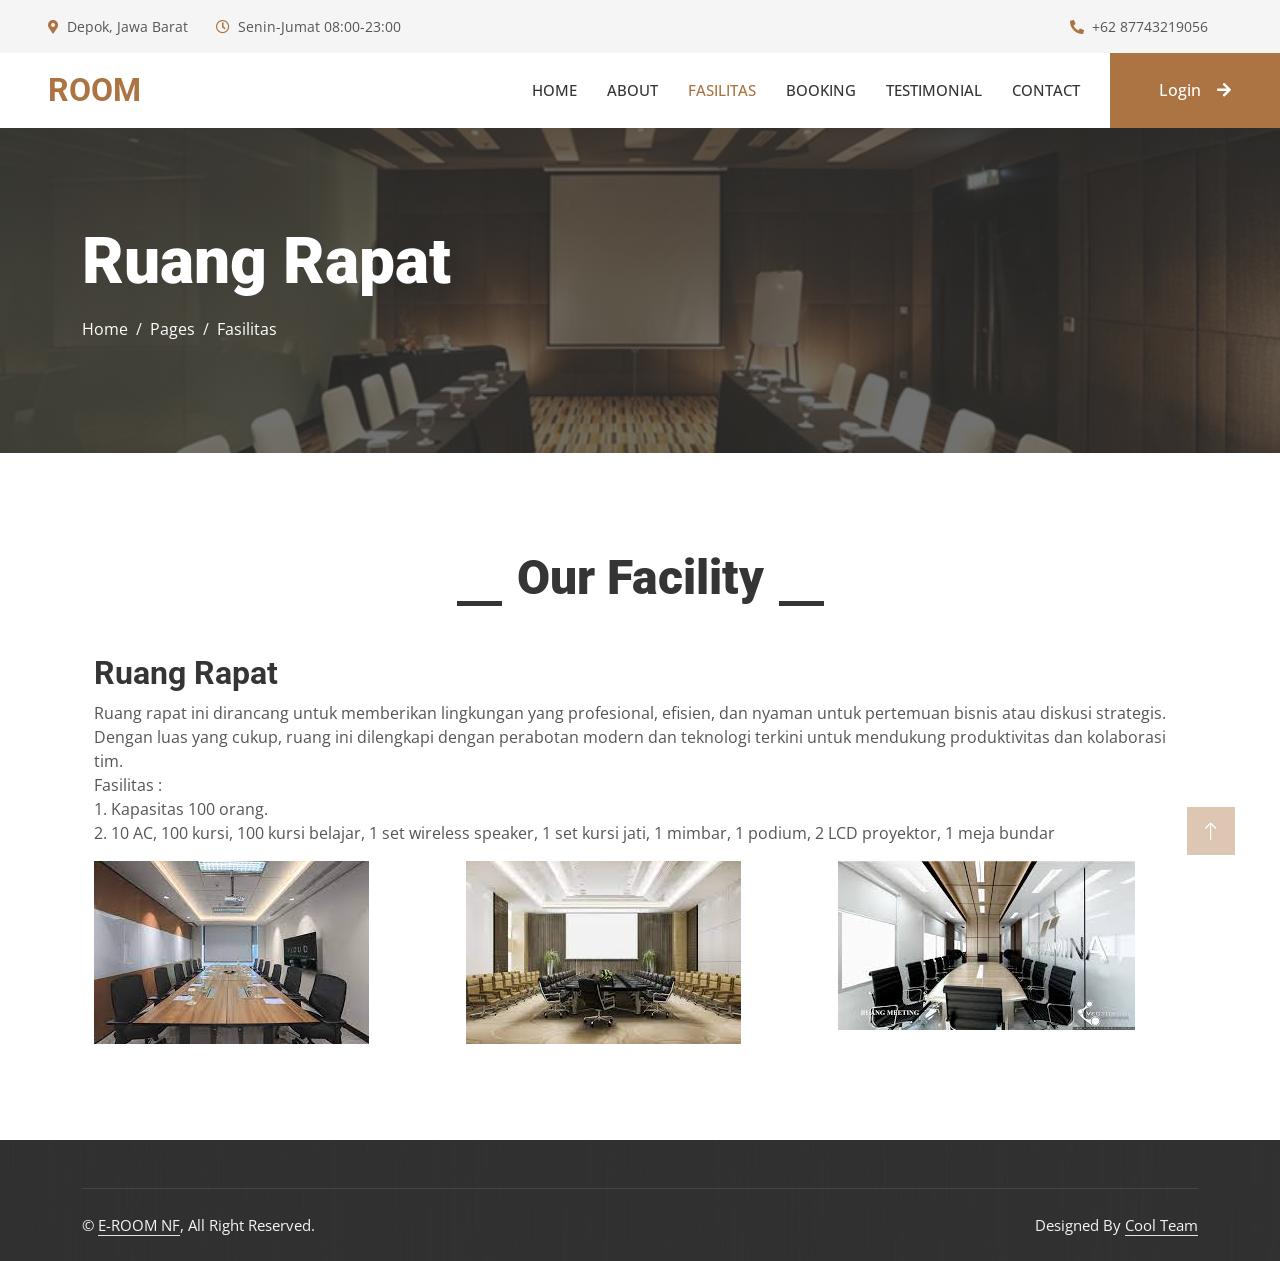
<file: WooDY Free Website Template - Free-CSS.com/carpenter-website-template/RuangRapat.html>
<!DOCTYPE html>
<html lang="en">

<head>
    <meta charset="utf-8">
    <title>Woody - Carpenter Website Template</title>
    <meta content="width=device-width, initial-scale=1.0" name="viewport">
    <meta content="" name="keywords">
    <meta content="" name="description">

    <!-- Favicon -->
    <link href="img/favicon.ico" rel="icon">

    <!-- Google Web Fonts -->
    <link rel="preconnect" href="https://fonts.googleapis.com">
    <link rel="preconnect" href="https://fonts.gstatic.com" crossorigin>
    <link href="https://fonts.googleapis.com/css2?family=Open+Sans:wght@400;500&family=Roboto:wght@500;700;900&display=swap" rel="stylesheet"> 

    <!-- Icon Font Stylesheet -->
    <link href="https://cdnjs.cloudflare.com/ajax/libs/font-awesome/5.10.0/css/all.min.css" rel="stylesheet">
    <link href="https://cdn.jsdelivr.net/npm/bootstrap-icons@1.4.1/font/bootstrap-icons.css" rel="stylesheet">

    <!-- Libraries Stylesheet -->
    <link href="lib/animate/animate.min.css" rel="stylesheet">
    <link href="lib/owlcarousel/assets/owl.carousel.min.css" rel="stylesheet">
    <link href="lib/lightbox/css/lightbox.min.css" rel="stylesheet">

    <!-- Customized Bootstrap Stylesheet -->
    <link href="css/bootstrap.min.css" rel="stylesheet">

    <!-- Template Stylesheet -->
    <link href="css/style.css" rel="stylesheet">
</head>

<body>
    <!-- Spinner Start -->
    <div id="spinner" class="show bg-white position-fixed translate-middle w-100 vh-100 top-50 start-50 d-flex align-items-center justify-content-center">
        <div class="spinner-grow text-primary" style="width: 3rem; height: 3rem;" role="status">
            <span class="sr-only">Loading...</span>
        </div>
    </div>
    <!-- Spinner End -->


    <!-- Topbar Start -->
    <div class="container-fluid bg-light p-0">
        <div class="row gx-0 d-none d-lg-flex">
            <div class="col-lg-7 px-5 text-start">
                <div class="h-100 d-inline-flex align-items-center py-3 me-4">
                    <small class="fa fa-map-marker-alt text-primary me-2"></small>
                    <small>Depok, Jawa Barat</small>
                </div>
                <div class="h-100 d-inline-flex align-items-center py-3">
                    <small class="far fa-clock text-primary me-2"></small>
                    <small>Senin-Jumat 08:00-23:00</small>
                </div>
            </div>
            <div class="col-lg-5 px-5 text-end">
                <div class="h-100 d-inline-flex align-items-center py-3 me-4">
                    <small class="fa fa-phone-alt text-primary me-2"></small>
                    <small>+62 87743219056</small>
                </div>
            </div>
        </div>
    </div>
    <!-- Topbar End -->


    <!-- Navbar Start -->
    <nav class="navbar navbar-expand-lg bg-white navbar-light sticky-top p-0">
        <a href="index.html" class="navbar-brand d-flex align-items-center px-4 px-lg-5">
            <h2 class="m-0 text-primary">ROOM</h2>
        </a>
        <button type="button" class="navbar-toggler me-4" data-bs-toggle="collapse" data-bs-target="#navbarCollapse">
            <span class="navbar-toggler-icon"></span>
        </button>
        <div class="collapse navbar-collapse" id="navbarCollapse">
            <div class="navbar-nav ms-auto p-4 p-lg-0">
                <a href="index.html" class="nav-item nav-link">Home</a>
                <a href="about.html" class="nav-item nav-link">About</a>
                <a href="fasilitas.html" class="nav-item nav-link active">Fasilitas</a>
                <a href="booking.html" class="nav-item nav-link">Booking</a>
                <a href="testimonial.html" class="nav-item nav-link">Testimonial</a>
                <!-- <div class="nav-item dropdown">
                    <a href="#" class="nav-link dropdown-toggle" data-bs-toggle="dropdown">Pages</a>
                    <div class="dropdown-menu fade-up m-0">
                        <a href="feature.html" class="dropdown-item">Feature</a>
                        <a href="quote.html" class="dropdown-item">Free Quote</a>
                        <a href="team.html" class="dropdown-item">Our Team</a>
                        <a href="testimonial.html" class="dropdown-item">Testimonial</a>
                    </div> -->
                <a href="contact.html" class="nav-item nav-link">Contact</a>
            </div>
            <a href="./login/index.html" class="btn btn-primary py-4 px-lg-5 d-none d-lg-block">Login<i class="fa fa-arrow-right ms-3"></i></a>
        </div>
    </nav>
    <!-- Navbar End -->


    <!-- Page Header Start -->
    <div class="container-fluid page-header py-5 mb-5">
        <div class="container py-5">
            <h1 class="display-3 text-white mb-3 animated slideInDown">Ruang Rapat</h1>
            <nav aria-label="breadcrumb animated slideInDown">
                <ol class="breadcrumb">
                    <li class="breadcrumb-item"><a class="text-white" href="#">Home</a></li>
                    <li class="breadcrumb-item"><a class="text-white" href="#">Pages</a></li>
                    <li class="breadcrumb-item text-white active" aria-current="page">Fasilitas</li>
                </ol>
            </nav>
        </div>
    </div>
    <!-- Page Header End -->


    <!-- Service Start -->
    <div class="container-xxl py-5">
        <div class="container">
            <div class="section-title text-center">
                <h1 class="display-5 mb-5">Our Facility</h1>
            </div>
            <div class="container-fluid">
                <div class="row">
                    <div class="col-md-12">
                        <h2>
                            Ruang Rapat
                        </h2>
                        <p>
                            Ruang rapat ini dirancang untuk memberikan lingkungan yang profesional, efisien, dan nyaman untuk pertemuan bisnis atau diskusi strategis. Dengan luas yang cukup, ruang ini dilengkapi dengan perabotan modern dan teknologi terkini untuk mendukung produktivitas dan kolaborasi tim.
                            <br>
                            Fasilitas :
                            <br>
                            1. Kapasitas 100 orang.
                            <br>
                            2. 10 AC, 100 kursi, 100 kursi belajar, 1 set wireless speaker, 1 set kursi jati, 1 mimbar, 1 podium, 2 LCD proyektor, 1 meja bundar
                        </p>
                        <div class="row">
                            <div class="col-md-4">
                                <img alt="Bootstrap Image Preview" src="img/rapat1.jpeg" />
                            </div>
                            <div class="col-md-4">
                                <img alt="Bootstrap Image Preview" src="img/rapat2.jpeg" />
                            </div>
                            <div class="col-md-4">
                                <img alt="Bootstrap Image Preview" src="img/rapat3.jpeg" />
                            </div>
                        </div>
                    </div>
                </div>
            </div>
         </div>
    </div>       
    <!-- Service End -->
    <!-- Footer Start -->
    <div class="container-fluid bg-dark text-light footer mt-5 pt-5 wow fadeIn" data-wow-delay="0.1s">
        <div class="container">
            <div class="copyright">
                <div class="row">
                    <div class="col-md-6 text-center text-md-start mb-3 mb-md-0">
                        &copy; <a class="border-bottom" href="#">E-ROOM NF</a>, All Right Reserved.
                    </div>
                    <div class="col-md-6 text-center text-md-end">
                        Designed By <a class="border-bottom" href="https://htmlcodex.com">Cool Team</a>
                    </div>
                </div>
            </div>
        </div>
    </div>
    <!-- Footer End -->
    <!-- Back to Top -->
    <a href="#" class="btn btn-lg btn-primary btn-lg-square rounded-0 back-to-top"><i class="bi bi-arrow-up"></i></a>


    <!-- JavaScript Libraries -->
    <script src="https://code.jquery.com/jquery-3.4.1.min.js"></script>
    <script src="https://cdn.jsdelivr.net/npm/bootstrap@5.0.0/dist/js/bootstrap.bundle.min.js"></script>
    <script src="lib/wow/wow.min.js"></script>
    <script src="lib/easing/easing.min.js"></script>
    <script src="lib/waypoints/waypoints.min.js"></script>
    <script src="lib/counterup/counterup.min.js"></script>
    <script src="lib/owlcarousel/owl.carousel.min.js"></script>
    <script src="lib/isotope/isotope.pkgd.min.js"></script>
    <script src="lib/lightbox/js/lightbox.min.js"></script>

    <!-- Template Javascript -->
    <script src="js/main.js"></script>
</body>

</html>
</file>
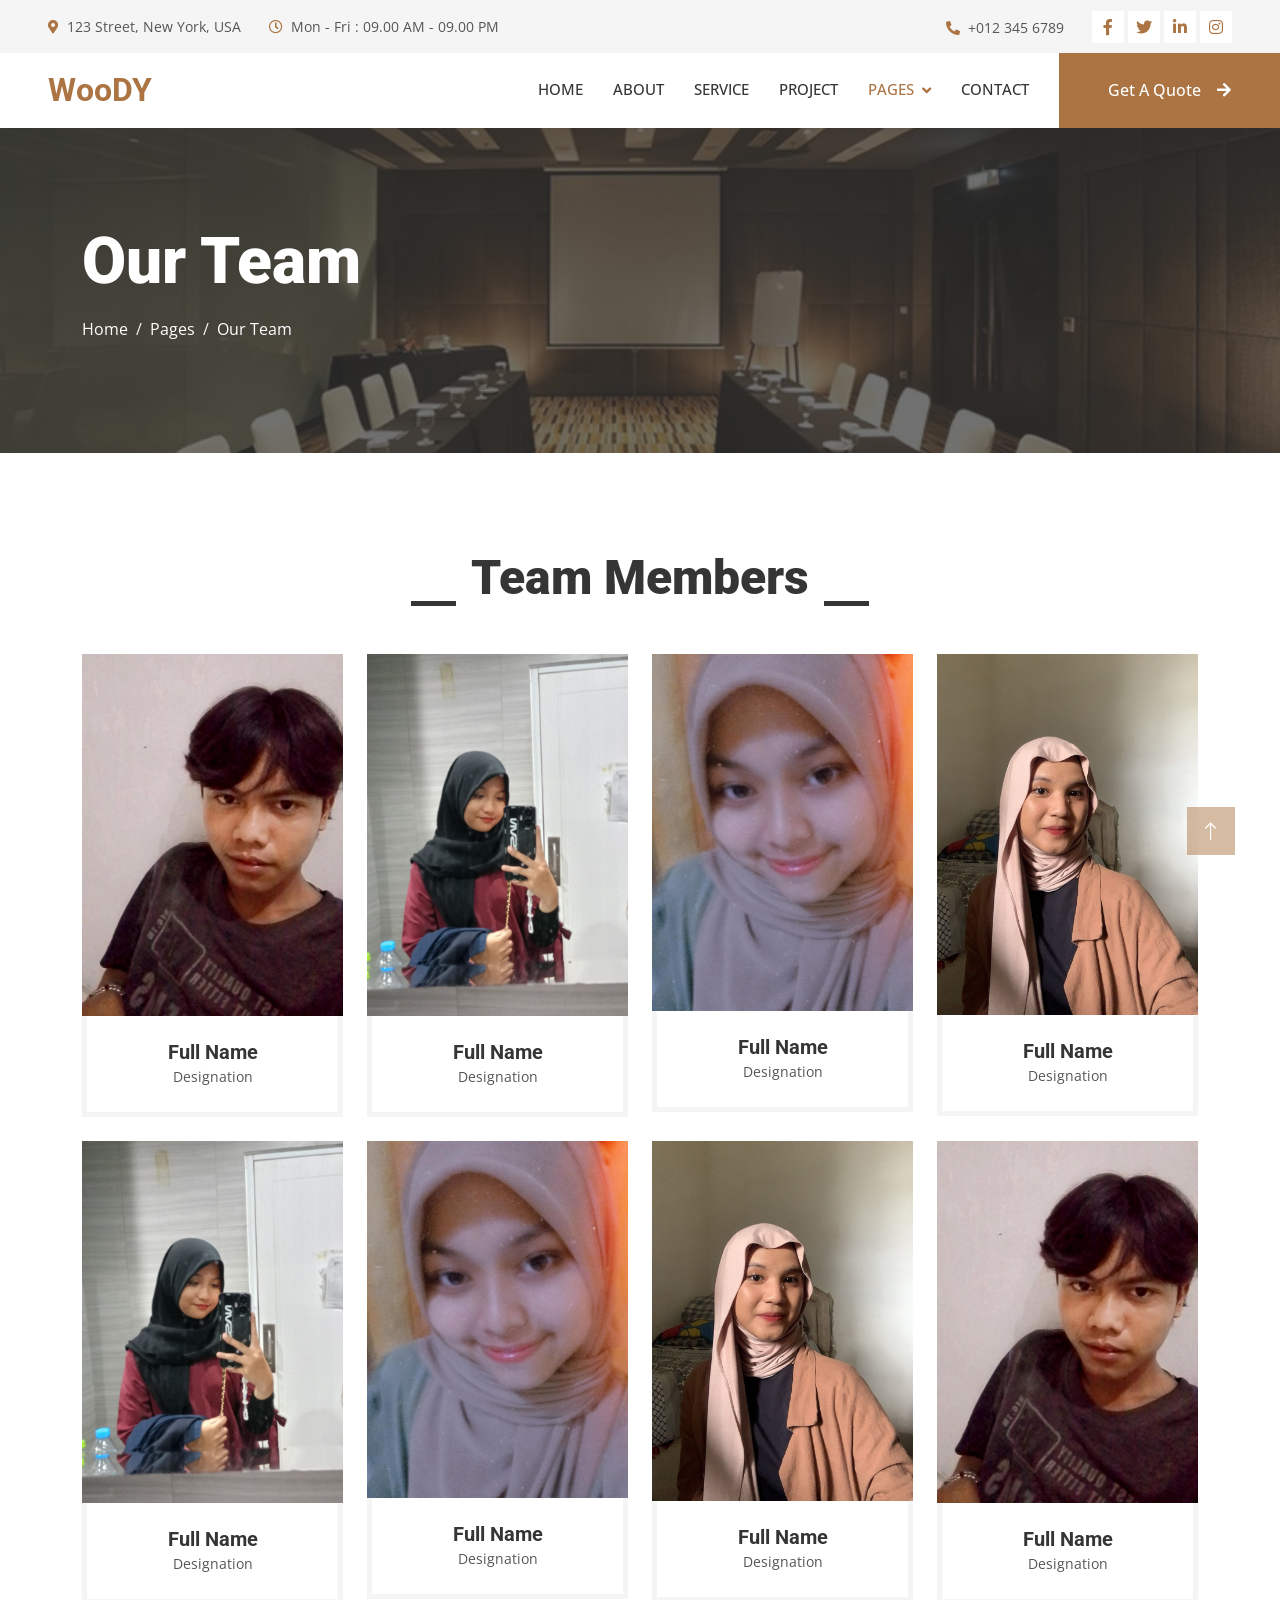
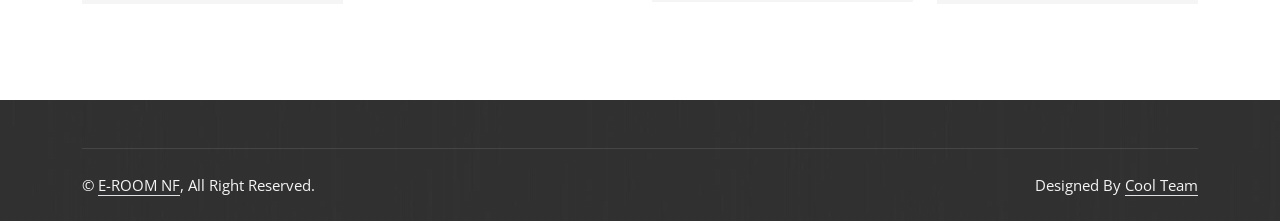
<file: WooDY Free Website Template - Free-CSS.com/carpenter-website-template/team.html>
<!DOCTYPE html>
<html lang="en">

<head>
    <meta charset="utf-8">
    <title>Woody - Carpenter Website Template</title>
    <meta content="width=device-width, initial-scale=1.0" name="viewport">
    <meta content="" name="keywords">
    <meta content="" name="description">

    <!-- Favicon -->
    <link href="img/favicon.ico" rel="icon">

    <!-- Google Web Fonts -->
    <link rel="preconnect" href="https://fonts.googleapis.com">
    <link rel="preconnect" href="https://fonts.gstatic.com" crossorigin>
    <link href="https://fonts.googleapis.com/css2?family=Open+Sans:wght@400;500&family=Roboto:wght@500;700;900&display=swap" rel="stylesheet"> 

    <!-- Icon Font Stylesheet -->
    <link href="https://cdnjs.cloudflare.com/ajax/libs/font-awesome/5.10.0/css/all.min.css" rel="stylesheet">
    <link href="https://cdn.jsdelivr.net/npm/bootstrap-icons@1.4.1/font/bootstrap-icons.css" rel="stylesheet">

    <!-- Libraries Stylesheet -->
    <link href="lib/animate/animate.min.css" rel="stylesheet">
    <link href="lib/owlcarousel/assets/owl.carousel.min.css" rel="stylesheet">
    <link href="lib/lightbox/css/lightbox.min.css" rel="stylesheet">

    <!-- Customized Bootstrap Stylesheet -->
    <link href="css/bootstrap.min.css" rel="stylesheet">

    <!-- Template Stylesheet -->
    <link href="css/style.css" rel="stylesheet">
</head>

<body>
    <!-- Spinner Start -->
    <div id="spinner" class="show bg-white position-fixed translate-middle w-100 vh-100 top-50 start-50 d-flex align-items-center justify-content-center">
        <div class="spinner-grow text-primary" style="width: 3rem; height: 3rem;" role="status">
            <span class="sr-only">Loading...</span>
        </div>
    </div>
    <!-- Spinner End -->


    <!-- Topbar Start -->
    <div class="container-fluid bg-light p-0">
        <div class="row gx-0 d-none d-lg-flex">
            <div class="col-lg-7 px-5 text-start">
                <div class="h-100 d-inline-flex align-items-center py-3 me-4">
                    <small class="fa fa-map-marker-alt text-primary me-2"></small>
                    <small>123 Street, New York, USA</small>
                </div>
                <div class="h-100 d-inline-flex align-items-center py-3">
                    <small class="far fa-clock text-primary me-2"></small>
                    <small>Mon - Fri : 09.00 AM - 09.00 PM</small>
                </div>
            </div>
            <div class="col-lg-5 px-5 text-end">
                <div class="h-100 d-inline-flex align-items-center py-3 me-4">
                    <small class="fa fa-phone-alt text-primary me-2"></small>
                    <small>+012 345 6789</small>
                </div>
                <div class="h-100 d-inline-flex align-items-center">
                    <a class="btn btn-sm-square bg-white text-primary me-1" href=""><i class="fab fa-facebook-f"></i></a>
                    <a class="btn btn-sm-square bg-white text-primary me-1" href=""><i class="fab fa-twitter"></i></a>
                    <a class="btn btn-sm-square bg-white text-primary me-1" href=""><i class="fab fa-linkedin-in"></i></a>
                    <a class="btn btn-sm-square bg-white text-primary me-0" href=""><i class="fab fa-instagram"></i></a>
                </div>
            </div>
        </div>
    </div>
    <!-- Topbar End -->


    <!-- Navbar Start -->
    <nav class="navbar navbar-expand-lg bg-white navbar-light sticky-top p-0">
        <a href="index.html" class="navbar-brand d-flex align-items-center px-4 px-lg-5">
            <h2 class="m-0 text-primary">WooDY</h2>
        </a>
        <button type="button" class="navbar-toggler me-4" data-bs-toggle="collapse" data-bs-target="#navbarCollapse">
            <span class="navbar-toggler-icon"></span>
        </button>
        <div class="collapse navbar-collapse" id="navbarCollapse">
            <div class="navbar-nav ms-auto p-4 p-lg-0">
                <a href="index.html" class="nav-item nav-link">Home</a>
                <a href="about.html" class="nav-item nav-link">About</a>
                <a href="service.html" class="nav-item nav-link">Service</a>
                <a href="project.html" class="nav-item nav-link">Project</a>
                <div class="nav-item dropdown">
                    <a href="#" class="nav-link dropdown-toggle active" data-bs-toggle="dropdown">Pages</a>
                    <div class="dropdown-menu fade-up m-0">
                        <a href="feature.html" class="dropdown-item">Feature</a>
                        <a href="quote.html" class="dropdown-item">Free Quote</a>
                        <a href="team.html" class="dropdown-item active">Our Team</a>
                        <a href="testimonial.html" class="dropdown-item">Testimonial</a>
                        <a href="404.html" class="dropdown-item">404 Page</a>
                    </div>
                </div>
                <a href="contact.html" class="nav-item nav-link">Contact</a>
            </div>
            <a href="" class="btn btn-primary py-4 px-lg-5 d-none d-lg-block">Get A Quote<i class="fa fa-arrow-right ms-3"></i></a>
        </div>
    </nav>
    <!-- Navbar End -->


    <!-- Page Header Start -->
    <div class="container-fluid page-header py-5 mb-5">
        <div class="container py-5">
            <h1 class="display-3 text-white mb-3 animated slideInDown">Our Team</h1>
            <nav aria-label="breadcrumb animated slideInDown">
                <ol class="breadcrumb">
                    <li class="breadcrumb-item"><a class="text-white" href="#">Home</a></li>
                    <li class="breadcrumb-item"><a class="text-white" href="#">Pages</a></li>
                    <li class="breadcrumb-item text-white active" aria-current="page">Our Team</li>
                </ol>
            </nav>
        </div>
    </div>
    <!-- Page Header End -->


    <!-- Team Start -->
    <div class="container-xxl py-5">
        <div class="container">
            <div class="section-title text-center">
                <h1 class="display-5 mb-5">Team Members</h1>
            </div>
            <div class="row g-4">
                <div class="col-lg-3 col-md-6 wow fadeInUp" data-wow-delay="0.1s">
                    <div class="team-item">
                        <div class="overflow-hidden position-relative">
                            <img class="img-fluid" src="img/team-1.jpg" alt="">
                            <div class="team-social">
                                <a class="btn btn-square" href=""><i class="fab fa-facebook-f"></i></a>
                                <a class="btn btn-square" href=""><i class="fab fa-twitter"></i></a>
                                <a class="btn btn-square" href=""><i class="fab fa-instagram"></i></a>
                            </div>
                        </div>
                        <div class="text-center border border-5 border-light border-top-0 p-4">
                            <h5 class="mb-0">Full Name</h5>
                            <small>Designation</small>
                        </div>
                    </div>
                </div>
                <div class="col-lg-3 col-md-6 wow fadeInUp" data-wow-delay="0.3s">
                    <div class="team-item">
                        <div class="overflow-hidden position-relative">
                            <img class="img-fluid" src="img/team-2.jpg" alt="">
                            <div class="team-social">
                                <a class="btn btn-square" href=""><i class="fab fa-facebook-f"></i></a>
                                <a class="btn btn-square" href=""><i class="fab fa-twitter"></i></a>
                                <a class="btn btn-square" href=""><i class="fab fa-instagram"></i></a>
                            </div>
                        </div>
                        <div class="text-center border border-5 border-light border-top-0 p-4">
                            <h5 class="mb-0">Full Name</h5>
                            <small>Designation</small>
                        </div>
                    </div>
                </div>
                <div class="col-lg-3 col-md-6 wow fadeInUp" data-wow-delay="0.5s">
                    <div class="team-item">
                        <div class="overflow-hidden position-relative">
                            <img class="img-fluid" src="img/team-3.jpg" alt="">
                            <div class="team-social">
                                <a class="btn btn-square" href=""><i class="fab fa-facebook-f"></i></a>
                                <a class="btn btn-square" href=""><i class="fab fa-twitter"></i></a>
                                <a class="btn btn-square" href=""><i class="fab fa-instagram"></i></a>
                            </div>
                        </div>
                        <div class="text-center border border-5 border-light border-top-0 p-4">
                            <h5 class="mb-0">Full Name</h5>
                            <small>Designation</small>
                        </div>
                    </div>
                </div>
                <div class="col-lg-3 col-md-6 wow fadeInUp" data-wow-delay="0.7s">
                    <div class="team-item">
                        <div class="overflow-hidden position-relative">
                            <img class="img-fluid" src="img/team-4.jpg" alt="">
                            <div class="team-social">
                                <a class="btn btn-square" href=""><i class="fab fa-facebook-f"></i></a>
                                <a class="btn btn-square" href=""><i class="fab fa-twitter"></i></a>
                                <a class="btn btn-square" href=""><i class="fab fa-instagram"></i></a>
                            </div>
                        </div>
                        <div class="text-center border border-5 border-light border-top-0 p-4">
                            <h5 class="mb-0">Full Name</h5>
                            <small>Designation</small>
                        </div>
                    </div>
                </div>
                <div class="col-lg-3 col-md-6 wow fadeInUp" data-wow-delay="0.1s">
                    <div class="team-item">
                        <div class="overflow-hidden position-relative">
                            <img class="img-fluid" src="img/team-2.jpg" alt="">
                            <div class="team-social">
                                <a class="btn btn-square" href=""><i class="fab fa-facebook-f"></i></a>
                                <a class="btn btn-square" href=""><i class="fab fa-twitter"></i></a>
                                <a class="btn btn-square" href=""><i class="fab fa-instagram"></i></a>
                            </div>
                        </div>
                        <div class="text-center border border-5 border-light border-top-0 p-4">
                            <h5 class="mb-0">Full Name</h5>
                            <small>Designation</small>
                        </div>
                    </div>
                </div>
                <div class="col-lg-3 col-md-6 wow fadeInUp" data-wow-delay="0.3s">
                    <div class="team-item">
                        <div class="overflow-hidden position-relative">
                            <img class="img-fluid" src="img/team-3.jpg" alt="">
                            <div class="team-social">
                                <a class="btn btn-square" href=""><i class="fab fa-facebook-f"></i></a>
                                <a class="btn btn-square" href=""><i class="fab fa-twitter"></i></a>
                                <a class="btn btn-square" href=""><i class="fab fa-instagram"></i></a>
                            </div>
                        </div>
                        <div class="text-center border border-5 border-light border-top-0 p-4">
                            <h5 class="mb-0">Full Name</h5>
                            <small>Designation</small>
                        </div>
                    </div>
                </div>
                <div class="col-lg-3 col-md-6 wow fadeInUp" data-wow-delay="0.5s">
                    <div class="team-item">
                        <div class="overflow-hidden position-relative">
                            <img class="img-fluid" src="img/team-4.jpg" alt="">
                            <div class="team-social">
                                <a class="btn btn-square" href=""><i class="fab fa-facebook-f"></i></a>
                                <a class="btn btn-square" href=""><i class="fab fa-twitter"></i></a>
                                <a class="btn btn-square" href=""><i class="fab fa-instagram"></i></a>
                            </div>
                        </div>
                        <div class="text-center border border-5 border-light border-top-0 p-4">
                            <h5 class="mb-0">Full Name</h5>
                            <small>Designation</small>
                        </div>
                    </div>
                </div>
                <div class="col-lg-3 col-md-6 wow fadeInUp" data-wow-delay="0.7s">
                    <div class="team-item">
                        <div class="overflow-hidden position-relative">
                            <img class="img-fluid" src="img/team-1.jpg" alt="">
                            <div class="team-social">
                                <a class="btn btn-square" href=""><i class="fab fa-facebook-f"></i></a>
                                <a class="btn btn-square" href=""><i class="fab fa-twitter"></i></a>
                                <a class="btn btn-square" href=""><i class="fab fa-instagram"></i></a>
                            </div>
                        </div>
                        <div class="text-center border border-5 border-light border-top-0 p-4">
                            <h5 class="mb-0">Full Name</h5>
                            <small>Designation</small>
                        </div>
                    </div>
                </div>
            </div>
        </div>
    </div>
    <!-- Team End -->
        

    <!-- Footer Start -->
    <div class="container-fluid bg-dark text-light footer mt-5 pt-5 wow fadeIn" data-wow-delay="0.1s">
        <div class="container">
            <div class="copyright">
                <div class="row">
                    <div class="col-md-6 text-center text-md-start mb-3 mb-md-0">
                        &copy; <a class="border-bottom" href="#">E-ROOM NF</a>, All Right Reserved.
                    </div>
                    <div class="col-md-6 text-center text-md-end">
                        Designed By <a class="border-bottom" href="https://htmlcodex.com">Cool Team</a>
                    </div>
                </div>
            </div>
        </div>
    </div>
    <!-- Footer End -->


    <!-- Back to Top -->
    <a href="#" class="btn btn-lg btn-primary btn-lg-square rounded-0 back-to-top"><i class="bi bi-arrow-up"></i></a>


    <!-- JavaScript Libraries -->
    <script src="https://code.jquery.com/jquery-3.4.1.min.js"></script>
    <script src="https://cdn.jsdelivr.net/npm/bootstrap@5.0.0/dist/js/bootstrap.bundle.min.js"></script>
    <script src="lib/wow/wow.min.js"></script>
    <script src="lib/easing/easing.min.js"></script>
    <script src="lib/waypoints/waypoints.min.js"></script>
    <script src="lib/counterup/counterup.min.js"></script>
    <script src="lib/owlcarousel/owl.carousel.min.js"></script>
    <script src="lib/isotope/isotope.pkgd.min.js"></script>
    <script src="lib/lightbox/js/lightbox.min.js"></script>

    <!-- Template Javascript -->
    <script src="js/main.js"></script>
</body>

</html>
</file>
<file: WooDY Free Website Template - Free-CSS.com/carpenter-website-template/css/style.css>
/********** Template CSS **********/
:root {
    --primary: #AB7442;
    --light: #F5F5F5;
    --dark: #353535;
}

.fw-medium {
    font-weight: 500 !important;
}

.fw-bold {
    font-weight: 700 !important;
}

.fw-black {
    font-weight: 900 !important;
}

.back-to-top {
    position: fixed;
    display: none;
    right: 45px;
    bottom: 45px;
    z-index: 99;
}


/*** Spinner ***/
#spinner {
    opacity: 0;
    visibility: hidden;
    transition: opacity .5s ease-out, visibility 0s linear .5s;
    z-index: 99999;
}

#spinner.show {
    transition: opacity .5s ease-out, visibility 0s linear 0s;
    visibility: visible;
    opacity: 1;
}


/*** Button ***/
.btn {
    font-weight: 500;
    transition: .5s;
}

.btn.btn-primary,
.btn.btn-secondary {
    color: #FFFFFF;
}

.btn-square {
    width: 38px;
    height: 38px;
}

.btn-sm-square {
    width: 32px;
    height: 32px;
}

.btn-lg-square {
    width: 48px;
    height: 48px;
}

.btn-square,
.btn-sm-square,
.btn-lg-square {
    padding: 0;
    display: flex;
    align-items: center;
    justify-content: center;
    font-weight: normal;
}

/*** Navbar ***/
.navbar .dropdown-toggle::after {
    border: none;
    content: "\f107";
    font-family: "Font Awesome 5 Free";
    font-weight: 900;
    vertical-align: middle;
    margin-left: 8px;
}

.navbar-light .navbar-nav .nav-link {
    margin-right: 30px;
    padding: 25px 0;
    color: #FFFFFF;
    font-size: 15px;
    font-weight: 500;
    text-transform: uppercase;
    outline: none;
}

.navbar-light .navbar-nav .nav-link:hover,
.navbar-light .navbar-nav .nav-link.active {
    color: var(--primary);
}

@media (max-width: 991.98px) {
    .navbar-light .navbar-nav .nav-link  {
        margin-right: 0;
        padding: 10px 0;
    }

    .navbar-light .navbar-nav {
        border-top: 1px solid #EEEEEE;
    }
}

.navbar-light .navbar-brand,
.navbar-light a.btn {
    height: 75px;
}

.navbar-light .navbar-nav .nav-link {
    color: var(--dark);
    font-weight: 500;
}

.navbar-light.sticky-top {
    top: -100px;
    transition: .5s;
}

@media (min-width: 992px) {
    .navbar .nav-item .dropdown-menu {
        display: block;
        border: none;
        margin-top: 0;
        top: 150%;
        opacity: 0;
        visibility: hidden;
        transition: .5s;
    }

    .navbar .nav-item:hover .dropdown-menu {
        top: 100%;
        visibility: visible;
        transition: .5s;
        opacity: 1;
    }
}


/*** Header ***/
@media (max-width: 768px) {
    .header-carousel .owl-carousel-item {
        position: relative;
        min-height: 500px;
    }
    
    .header-carousel .owl-carousel-item img {
        position: absolute;
        width: 100%;
        height: 100%;
        object-fit: cover;
    }

    .header-carousel .owl-carousel-item h5,
    .header-carousel .owl-carousel-item p {
        font-size: 14px !important;
        font-weight: 400 !important;
    }

    .header-carousel .owl-carousel-item h1 {
        font-size: 30px;
        font-weight: 600;
    }
}

.header-carousel .owl-nav {
    position: absolute;
    width: 200px;
    height: 45px;
    bottom: 30px;
    left: 50%;
    transform: translateX(-50%);
    display: flex;
    justify-content: space-between;
}

.header-carousel .owl-nav .owl-prev,
.header-carousel .owl-nav .owl-next {
    width: 45px;
    height: 45px;
    display: flex;
    align-items: center;
    justify-content: center;
    color: #FFFFFF;
    background: transparent;
    border: 1px solid #FFFFFF;
    font-size: 22px;
    transition: .5s;
}

.header-carousel .owl-nav .owl-prev:hover,
.header-carousel .owl-nav .owl-next:hover {
    background: var(--primary);
    border-color: var(--primary);
}

.header-carousel .owl-dots {
    position: absolute;
    height: 45px;
    bottom: 30px;
    left: 50%;
    transform: translateX(-50%);
    display: flex;
    align-items: center;
    justify-content: center;
}

.header-carousel .owl-dot {
    position: relative;
    display: inline-block;
    margin: 0 5px;
    width: 15px;
    height: 15px;
    background: transparent;
    border: 1px solid #FFFFFF;
    transition: .5s;
}

.header-carousel .owl-dot::after {
    position: absolute;
    content: "";
    width: 5px;
    height: 5px;
    top: 4px;
    left: 4px;
    background: transparent;
    border: 1px solid #FFFFFF;
}

.header-carousel .owl-dot.active {
    background: var(--primary);
    border-color: var(--primary);
}

.page-header {
    background: linear-gradient(rgba(53, 53, 53, .7), rgba(53, 53, 53, .7)), url(../img/booking.jpeg) center center no-repeat;
    background-size: cover;
}

.breadcrumb-item + .breadcrumb-item::before {
    color: var(--light);
}


/*** Section Title ***/
.section-title h1 {
    position: relative;
    display: inline-block;
    padding: 0 60px;
}

.section-title.text-start h1 {
    padding-left: 0;
}

.section-title h1::before,
.section-title h1::after {
    position: absolute;
    content: "";
    width: 45px;
    height: 5px;
    bottom: 0;
    background: var(--dark);
}

.section-title h1::before {
    left: 0;
}

.section-title h1::after {
    right: 0;
}

.section-title.text-start h1::before {
    display: none;
}


/*** About ***/
@media (min-width: 992px) {
    .container.about {
        max-width: 100% !important;
    }

    .about-text  {
        padding-right: calc(((100% - 960px) / 2) + .75rem);
    }
}

@media (min-width: 1200px) {
    .about-text  {
        padding-right: calc(((100% - 1140px) / 2) + .75rem);
    }
}

@media (min-width: 1400px) {
    .about-text  {
        padding-right: calc(((100% - 1320px) / 2) + .75rem);
    }
}


/*** Service ***/
.service-item img {
    transition: .5s;
}

.service-item:hover img {
    transform: scale(1.1);
}


/*** Feature ***/
@media (min-width: 992px) {
    .container.feature {
        max-width: 100% !important;
    }

    .feature-text  {
        padding-left: calc(((100% - 960px) / 2) + .75rem);
    }
}

@media (min-width: 1200px) {
    .feature-text  {
        padding-left: calc(((100% - 1140px) / 2) + .75rem);
    }
}

@media (min-width: 1400px) {
    .feature-text  {
        padding-left: calc(((100% - 1320px) / 2) + .75rem);
    }
}


/*** Project Portfolio ***/
#portfolio-flters li {
    display: inline-block;
    font-weight: 500;
    color: var(--dark);
    cursor: pointer;
    transition: .5s;
    border-bottom: 2px solid transparent;
}

#portfolio-flters li:hover,
#portfolio-flters li.active {
    color: var(--primary);
    border-color: var(--primary);
}

.portfolio-item img {
    transition: .5s;
}

.portfolio-item:hover img {
    transform: scale(1.1);
}

.portfolio-item .portfolio-overlay {
    position: absolute;
    display: flex;
    align-items: center;
    justify-content: center;
    width: 0;
    height: 0;
    bottom: 0;
    left: 50%;
    background: rgba(53, 53, 53, .7);
    transition: .5s;
}

.portfolio-item:hover .portfolio-overlay {
    width: 100%;
    height: 100%;
    left: 0;
}

.portfolio-item .portfolio-overlay .btn {
    opacity: 0;
}

.portfolio-item:hover .portfolio-overlay .btn {
    opacity: 1;
}


/*** Quote ***/
@media (min-width: 992px) {
    .container.quote {
        max-width: 100% !important;
    }

    .quote-text  {
        padding-right: calc(((100% - 960px) / 2) + .75rem);
    }
}

@media (min-width: 1200px) {
    .quote-text  {
        padding-right: calc(((100% - 1140px) / 2) + .75rem);
    }
}

@media (min-width: 1400px) {
    .quote-text  {
        padding-right: calc(((100% - 1320px) / 2) + .75rem);
    }
}


/*** Team ***/
.team-item img {
    transition: .5s;
}

.team-item:hover img {
    transform: scale(1.1);
}

.team-item .team-social {
    position: absolute;
    width: 38px;
    top: 50%;
    left: -38px;
    transform: translateY(-50%);
    display: flex;
    flex-direction: column;
    background: #FFFFFF;
    transition: .5s;
}

.team-item .team-social .btn {
    color: var(--primary);
    background: #FFFFFF;
}

.team-item .team-social .btn:hover {
    color: #FFFFFF;
    background: var(--primary);
}

.team-item:hover .team-social {
    left: 0;
}


/*** Testimonial ***/
.testimonial-carousel::before {
    position: absolute;
    content: "";
    top: 0;
    left: 0;
    height: 100%;
    width: 0;
    background: linear-gradient(to right, rgba(255, 255, 255, 1) 0%, rgba(255, 255, 255, 0) 100%);
    z-index: 1;
}

.testimonial-carousel::after {
    position: absolute;
    content: "";
    top: 0;
    right: 0;
    height: 100%;
    width: 0;
    background: linear-gradient(to left, rgba(255, 255, 255, 1) 0%, rgba(255, 255, 255, 0) 100%);
    z-index: 1;
}

@media (min-width: 768px) {
    .testimonial-carousel::before,
    .testimonial-carousel::after {
        width: 200px;
    }
}

@media (min-width: 992px) {
    .testimonial-carousel::before,
    .testimonial-carousel::after {
        width: 300px;
    }
}

.testimonial-carousel .owl-item .testimonial-text {
    border: 5px solid var(--light);
    transform: scale(.8);
    transition: .5s;
}

.testimonial-carousel .owl-item.center .testimonial-text {
    transform: scale(1);
}

.testimonial-carousel .owl-nav {
    position: absolute;
    width: 350px;
    top: 10px;
    left: 50%;
    transform: translateX(-50%);
    display: flex;
    justify-content: space-between;
    opacity: 0;
    transition: .5s;
    z-index: 1;
}

.testimonial-carousel:hover .owl-nav {
    width: 300px;
    opacity: 1;
}

.testimonial-carousel .owl-nav .owl-prev,
.testimonial-carousel .owl-nav .owl-next {
    position: relative;
    color: var(--primary);
    font-size: 45px;
    transition: .5s;
}

.testimonial-carousel .owl-nav .owl-prev:hover,
.testimonial-carousel .owl-nav .owl-next:hover {
    color: var(--dark);
}


/*** Contact ***/
@media (min-width: 992px) {
    .container.contact {
        max-width: 100% !important;
    }

    .contact-text  {
        padding-left: calc(((100% - 960px) / 2) + .75rem);
    }
}

@media (min-width: 1200px) {
    .contact-text  {
        padding-left: calc(((100% - 1140px) / 2) + .75rem);
    }
}

@media (min-width: 1400px) {
    .contact-text  {
        padding-left: calc(((100% - 1320px) / 2) + .75rem);
    }
}


/*** Footer ***/
.footer {
    background: linear-gradient(rgba(53, 53, 53, .7), rgba(53, 53, 53, .7)), url(../img/footer.jpg) center center no-repeat;
    background-size: cover;
}

.footer .btn.btn-social {
    margin-right: 5px;
    width: 35px;
    height: 35px;
    display: flex;
    align-items: center;
    justify-content: center;
    color: var(--light);
    border: 1px solid #FFFFFF;
    transition: .3s;
}

.footer .btn.btn-social:hover {
    color: var(--primary);
}

.footer .btn.btn-link {
    display: block;
    margin-bottom: 5px;
    padding: 0;
    text-align: left;
    color: #FFFFFF;
    font-size: 15px;
    font-weight: normal;
    text-transform: capitalize;
    transition: .3s;
}

.footer .btn.btn-link::before {
    position: relative;
    content: "\f105";
    font-family: "Font Awesome 5 Free";
    font-weight: 900;
    margin-right: 10px;
}

.footer .btn.btn-link:hover {
    color: var(--primary);
    letter-spacing: 1px;
    box-shadow: none;
}

.footer .copyright {
    padding: 25px 0;
    font-size: 15px;
    border-top: 1px solid rgba(256, 256, 256, .1);
}

.footer .copyright a {
    color: var(--light);
}

.footer .copyright a:hover {
    color: var(--primary);
}
</file>
<file: WooDY Free Website Template - Free-CSS.com/carpenter-website-template/backend_admin/plugins/daterangepicker/daterangepicker.css>
.daterangepicker {
  position: absolute;
  color: inherit;
  background-color: #fff;
  border-radius: 4px;
  border: 1px solid #ddd;
  width: 278px;
  max-width: none;
  padding: 0;
  margin-top: 7px;
  top: 100px;
  left: 20px;
  z-index: 3001;
  display: none;
  font-family: arial;
  font-size: 15px;
  line-height: 1em;
}

.daterangepicker:before, .daterangepicker:after {
  position: absolute;
  display: inline-block;
  border-bottom-color: rgba(0, 0, 0, 0.2);
  content: '';
}

.daterangepicker:before {
  top: -7px;
  border-right: 7px solid transparent;
  border-left: 7px solid transparent;
  border-bottom: 7px solid #ccc;
}

.daterangepicker:after {
  top: -6px;
  border-right: 6px solid transparent;
  border-bottom: 6px solid #fff;
  border-left: 6px solid transparent;
}

.daterangepicker.opensleft:before {
  right: 9px;
}

.daterangepicker.opensleft:after {
  right: 10px;
}

.daterangepicker.openscenter:before {
  left: 0;
  right: 0;
  width: 0;
  margin-left: auto;
  margin-right: auto;
}

.daterangepicker.openscenter:after {
  left: 0;
  right: 0;
  width: 0;
  margin-left: auto;
  margin-right: auto;
}

.daterangepicker.opensright:before {
  left: 9px;
}

.daterangepicker.opensright:after {
  left: 10px;
}

.daterangepicker.drop-up {
  margin-top: -7px;
}

.daterangepicker.drop-up:before {
  top: initial;
  bottom: -7px;
  border-bottom: initial;
  border-top: 7px solid #ccc;
}

.daterangepicker.drop-up:after {
  top: initial;
  bottom: -6px;
  border-bottom: initial;
  border-top: 6px solid #fff;
}

.daterangepicker.single .daterangepicker .ranges, .daterangepicker.single .drp-calendar {
  float: none;
}

.daterangepicker.single .drp-selected {
  display: none;
}

.daterangepicker.show-calendar .drp-calendar {
  display: block;
}

.daterangepicker.show-calendar .drp-buttons {
  display: block;
}

.daterangepicker.auto-apply .drp-buttons {
  display: none;
}

.daterangepicker .drp-calendar {
  display: none;
  max-width: 270px;
}

.daterangepicker .drp-calendar.left {
  padding: 8px 0 8px 8px;
}

.daterangepicker .drp-calendar.right {
  padding: 8px;
}

.daterangepicker .drp-calendar.single .calendar-table {
  border: none;
}

.daterangepicker .calendar-table .next span, .daterangepicker .calendar-table .prev span {
  color: #fff;
  border: solid black;
  border-width: 0 2px 2px 0;
  border-radius: 0;
  display: inline-block;
  padding: 3px;
}

.daterangepicker .calendar-table .next span {
  transform: rotate(-45deg);
  -webkit-transform: rotate(-45deg);
}

.daterangepicker .calendar-table .prev span {
  transform: rotate(135deg);
  -webkit-transform: rotate(135deg);
}

.daterangepicker .calendar-table th, .daterangepicker .calendar-table td {
  white-space: nowrap;
  text-align: center;
  vertical-align: middle;
  min-width: 32px;
  width: 32px;
  height: 24px;
  line-height: 24px;
  font-size: 12px;
  border-radius: 4px;
  border: 1px solid transparent;
  white-space: nowrap;
  cursor: pointer;
}

.daterangepicker .calendar-table {
  border: 1px solid #fff;
  border-radius: 4px;
  background-color: #fff;
}

.daterangepicker .calendar-table table {
  width: 100%;
  margin: 0;
  border-spacing: 0;
  border-collapse: collapse;
}

.daterangepicker td.available:hover, .daterangepicker th.available:hover {
  background-color: #eee;
  border-color: transparent;
  color: inherit;
}

.daterangepicker td.week, .daterangepicker th.week {
  font-size: 80%;
  color: #ccc;
}

.daterangepicker td.off, .daterangepicker td.off.in-range, .daterangepicker td.off.start-date, .daterangepicker td.off.end-date {
  background-color: #fff;
  border-color: transparent;
  color: #999;
}

.daterangepicker td.in-range {
  background-color: #ebf4f8;
  border-color: transparent;
  color: #000;
  border-radius: 0;
}

.daterangepicker td.start-date {
  border-radius: 4px 0 0 4px;
}

.daterangepicker td.end-date {
  border-radius: 0 4px 4px 0;
}

.daterangepicker td.start-date.end-date {
  border-radius: 4px;
}

.daterangepicker td.active, .daterangepicker td.active:hover {
  background-color: #357ebd;
  border-color: transparent;
  color: #fff;
}

.daterangepicker th.month {
  width: auto;
}

.daterangepicker td.disabled, .daterangepicker option.disabled {
  color: #999;
  cursor: not-allowed;
  text-decoration: line-through;
}

.daterangepicker select.monthselect, .daterangepicker select.yearselect {
  font-size: 12px;
  padding: 1px;
  height: auto;
  margin: 0;
  cursor: default;
}

.daterangepicker select.monthselect {
  margin-right: 2%;
  width: 56%;
}

.daterangepicker select.yearselect {
  width: 40%;
}

.daterangepicker select.hourselect, .daterangepicker select.minuteselect, .daterangepicker select.secondselect, .daterangepicker select.ampmselect {
  width: 50px;
  margin: 0 auto;
  background: #eee;
  border: 1px solid #eee;
  padding: 2px;
  outline: 0;
  font-size: 12px;
}

.daterangepicker .calendar-time {
  text-align: center;
  margin: 4px auto 0 auto;
  line-height: 30px;
  position: relative;
}

.daterangepicker .calendar-time select.disabled {
  color: #ccc;
  cursor: not-allowed;
}

.daterangepicker .drp-buttons {
  clear: both;
  text-align: right;
  padding: 8px;
  border-top: 1px solid #ddd;
  display: none;
  line-height: 12px;
  vertical-align: middle;
}

.daterangepicker .drp-selected {
  display: inline-block;
  font-size: 12px;
  padding-right: 8px;
}

.daterangepicker .drp-buttons .btn {
  margin-left: 8px;
  font-size: 12px;
  font-weight: bold;
  padding: 4px 8px;
}

.daterangepicker.show-ranges.single.rtl .drp-calendar.left {
  border-right: 1px solid #ddd;
}

.daterangepicker.show-ranges.single.ltr .drp-calendar.left {
  border-left: 1px solid #ddd;
}

.daterangepicker.show-ranges.rtl .drp-calendar.right {
  border-right: 1px solid #ddd;
}

.daterangepicker.show-ranges.ltr .drp-calendar.left {
  border-left: 1px solid #ddd;
}

.daterangepicker .ranges {
  float: none;
  text-align: left;
  margin: 0;
}

.daterangepicker.show-calendar .ranges {
  margin-top: 8px;
}

.daterangepicker .ranges ul {
  list-style: none;
  margin: 0 auto;
  padding: 0;
  width: 100%;
}

.daterangepicker .ranges li {
  font-size: 12px;
  padding: 8px 12px;
  cursor: pointer;
}

.daterangepicker .ranges li:hover {
  background-color: #eee;
}

.daterangepicker .ranges li.active {
  background-color: #08c;
  color: #fff;
}

/*  Larger Screen Styling */
@media (min-width: 564px) {
  .daterangepicker {
    width: auto;
  }

  .daterangepicker .ranges ul {
    width: 140px;
  }

  .daterangepicker.single .ranges ul {
    width: 100%;
  }

  .daterangepicker.single .drp-calendar.left {
    clear: none;
  }

  .daterangepicker.single .ranges, .daterangepicker.single .drp-calendar {
    float: left;
  }

  .daterangepicker {
    direction: ltr;
    text-align: left;
  }

  .daterangepicker .drp-calendar.left {
    clear: left;
    margin-right: 0;
  }

  .daterangepicker .drp-calendar.left .calendar-table {
    border-right: none;
    border-top-right-radius: 0;
    border-bottom-right-radius: 0;
  }

  .daterangepicker .drp-calendar.right {
    margin-left: 0;
  }

  .daterangepicker .drp-calendar.right .calendar-table {
    border-left: none;
    border-top-left-radius: 0;
    border-bottom-left-radius: 0;
  }

  .daterangepicker .drp-calendar.left .calendar-table {
    padding-right: 8px;
  }

  .daterangepicker .ranges, .daterangepicker .drp-calendar {
    float: left;
  }
}

@media (min-width: 730px) {
  .daterangepicker .ranges {
    width: auto;
  }

  .daterangepicker .ranges {
    float: left;
  }

  .daterangepicker.rtl .ranges {
    float: right;
  }

  .daterangepicker .drp-calendar.left {
    clear: none !important;
  }
}
</file>
<file: WooDY Free Website Template - Free-CSS.com/carpenter-website-template/backend_admin/plugins/jqvmap/jqvmap.min.css>
.jqvmap-label,.jqvmap-pin{pointer-events:none}.jqvmap-label{position:absolute;display:none;-webkit-border-radius:3px;-moz-border-radius:3px;border-radius:3px;background:#292929;color:#fff;font-family:sans-serif,Verdana;font-size:smaller;padding:3px}.jqvmap-zoomin,.jqvmap-zoomout{position:absolute;left:10px;-webkit-border-radius:3px;-moz-border-radius:3px;border-radius:3px;background:#000;padding:3px;color:#fff;width:10px;height:10px;cursor:pointer;line-height:10px;text-align:center}.jqvmap-zoomin{top:10px}.jqvmap-zoomout{top:30px}.jqvmap-region{cursor:pointer}.jqvmap-ajax_response{width:100%;height:500px}
</file>
<file: WooDY Free Website Template - Free-CSS.com/carpenter-website-template/backend_admin/plugins/overlayScrollbars/css/OverlayScrollbars.min.css>
/*!
 * OverlayScrollbars
 * https://github.com/KingSora/OverlayScrollbars
 *
 * Version: 1.13.0
 *
 * Copyright KingSora | Rene Haas.
 * https://github.com/KingSora
 *
 * Released under the MIT license.
 * Date: 02.08.2020
 */
html.os-html,html.os-html>.os-host{display:block;overflow:hidden;box-sizing:border-box;height:100%!important;width:100%!important;min-width:100%!important;min-height:100%!important;margin:0!important;position:absolute!important}html.os-html>.os-host>.os-padding{position:absolute}body.os-dragging,body.os-dragging *{cursor:default}.os-host,.os-host-textarea{position:relative;overflow:visible!important;-webkit-box-orient:vertical;-webkit-box-direction:normal;-ms-flex-direction:column;flex-direction:column;-ms-flex-wrap:nowrap;flex-wrap:nowrap;-webkit-box-pack:start;-ms-flex-pack:start;justify-content:flex-start;-ms-flex-line-pack:start;align-content:flex-start;-webkit-box-align:start;-ms-flex-align:start;-ms-grid-row-align:flex-start;align-items:flex-start}.os-host-flexbox{overflow:hidden!important;display:-webkit-box;display:-ms-flexbox;display:flex}.os-host-flexbox>.os-size-auto-observer{height:inherit!important}.os-host-flexbox>.os-content-glue{-webkit-box-flex:1;-ms-flex-positive:1;flex-grow:1;-ms-flex-negative:0;flex-shrink:0}.os-host-flexbox>.os-size-auto-observer,.os-host-flexbox>.os-content-glue{min-height:0;min-width:0;-webkit-box-flex:0;-ms-flex-positive:0;flex-grow:0;-ms-flex-negative:1;flex-shrink:1;-ms-flex-preferred-size:auto;flex-basis:auto}#os-dummy-scrollbar-size{position:fixed;opacity:0;-ms-filter:'progid:DXImageTransform.Microsoft.Alpha(Opacity=0)';visibility:hidden;overflow:scroll;height:500px;width:500px}#os-dummy-scrollbar-size>div{width:200%;height:200%;margin:10px 0}#os-dummy-scrollbar-size:before,#os-dummy-scrollbar-size:after,.os-content:before,.os-content:after{content:'';display:table;width:.01px;height:.01px;line-height:0;font-size:0;flex-grow:0;flex-shrink:0;visibility:hidden}#os-dummy-scrollbar-size,.os-viewport{-ms-overflow-style:scrollbar!important}.os-viewport-native-scrollbars-invisible#os-dummy-scrollbar-size,.os-viewport-native-scrollbars-invisible.os-viewport{scrollbar-width:none!important}.os-viewport-native-scrollbars-invisible#os-dummy-scrollbar-size::-webkit-scrollbar,.os-viewport-native-scrollbars-invisible.os-viewport::-webkit-scrollbar,.os-viewport-native-scrollbars-invisible#os-dummy-scrollbar-size::-webkit-scrollbar-corner,.os-viewport-native-scrollbars-invisible.os-viewport::-webkit-scrollbar-corner{display:none!important;width:0!important;height:0!important;visibility:hidden!important;background:0 0!important}.os-content-glue{box-sizing:inherit;max-height:100%;max-width:100%;width:100%;pointer-events:none}.os-padding{box-sizing:inherit;direction:inherit;position:absolute;overflow:visible;padding:0;margin:0;left:0;top:0;bottom:0;right:0;width:auto!important;height:auto!important;z-index:0}.os-host-overflow>.os-padding{overflow:hidden}.os-viewport{direction:inherit!important;box-sizing:inherit!important;resize:none!important;outline:0!important;position:absolute;overflow:hidden;top:0;left:0;bottom:0;right:0;padding:0;margin:0;-webkit-overflow-scrolling:touch}.os-content-arrange{position:absolute;z-index:-1;min-height:1px;min-width:1px;pointer-events:none}.os-content{direction:inherit;box-sizing:border-box!important;position:relative;display:block;height:100%;width:100%;height:100%;width:100%;visibility:visible}.os-content>.os-textarea{box-sizing:border-box!important;direction:inherit!important;background:0 0!important;outline:0 transparent!important;overflow:hidden!important;position:absolute!important;display:block!important;top:0!important;left:0!important;margin:0!important;border-radius:0!important;float:none!important;-webkit-filter:none!important;filter:none!important;border:0!important;resize:none!important;-webkit-transform:none!important;transform:none!important;max-width:none!important;max-height:none!important;box-shadow:none!important;-webkit-perspective:none!important;perspective:none!important;opacity:1!important;z-index:1!important;clip:auto!important;vertical-align:baseline!important;padding:0}.os-host-rtl>.os-padding>.os-viewport>.os-content>.os-textarea{right:0!important}.os-content>.os-textarea-cover{z-index:-1;pointer-events:none}.os-content>.os-textarea[wrap=off]{white-space:pre!important;margin:0!important}.os-text-inherit{font-family:inherit;font-size:inherit;font-weight:inherit;font-style:inherit;font-variant:inherit;text-transform:inherit;text-decoration:inherit;text-indent:inherit;text-align:inherit;text-shadow:inherit;text-overflow:inherit;letter-spacing:inherit;word-spacing:inherit;line-height:inherit;unicode-bidi:inherit;direction:inherit;color:inherit;cursor:text}.os-resize-observer,.os-resize-observer-host{box-sizing:inherit;display:block;visibility:hidden;position:absolute;top:0;left:0;height:100%;width:100%;overflow:hidden;pointer-events:none;z-index:-1}.os-resize-observer-host{padding:inherit;border:inherit;border-color:transparent;border-style:solid;box-sizing:border-box}.os-resize-observer-host.observed{display:flex;flex-direction:column;justify-content:flex-start;align-items:flex-start}.os-resize-observer-host>.os-resize-observer,.os-resize-observer-host.observed>.os-resize-observer{height:200%;width:200%;padding:inherit;border:inherit;margin:0;display:block;box-sizing:content-box}.os-resize-observer-host.observed>.os-resize-observer,.os-resize-observer-host.observed>.os-resize-observer:before{display:flex;position:relative;flex-grow:1;flex-shrink:0;flex-basis:auto;box-sizing:border-box}.os-resize-observer-host.observed>.os-resize-observer:before{content:'';box-sizing:content-box;padding:inherit;border:inherit;margin:0}.os-size-auto-observer{box-sizing:inherit!important;height:100%;width:inherit;max-width:1px;position:relative;float:left;max-height:1px;overflow:hidden;z-index:-1;padding:0;margin:0;pointer-events:none;-webkit-box-flex:inherit;-ms-flex-positive:inherit;flex-grow:inherit;-ms-flex-negative:0;flex-shrink:0;-ms-flex-preferred-size:0;flex-basis:0}.os-size-auto-observer>.os-resize-observer{width:1000%;height:1000%;min-height:1px;min-width:1px}.os-resize-observer-item{position:absolute;top:0;right:0;bottom:0;left:0;overflow:hidden;z-index:-1;opacity:0;direction:ltr!important;-webkit-box-flex:0!important;-ms-flex:none!important;flex:none!important}.os-resize-observer-item-final{position:absolute;left:0;top:0;-webkit-transition:none!important;transition:none!important;-webkit-box-flex:0!important;-ms-flex:none!important;flex:none!important}.os-resize-observer{-webkit-animation-duration:.001s;animation-duration:.001s;-webkit-animation-name:os-resize-observer-dummy-animation;animation-name:os-resize-observer-dummy-animation}object.os-resize-observer{box-sizing:border-box!important}@-webkit-keyframes os-resize-observer-dummy-animation{0%{z-index:0}to{z-index:-1}}@keyframes os-resize-observer-dummy-animation{0%{z-index:0}to{z-index:-1}}.os-host-transition>.os-scrollbar,.os-host-transition>.os-scrollbar-corner{-webkit-transition:opacity .3s,visibility .3s,top .3s,right .3s,bottom .3s,left .3s;transition:opacity .3s,visibility .3s,top .3s,right .3s,bottom .3s,left .3s}html.os-html>.os-host>.os-scrollbar{position:absolute;z-index:999999}.os-scrollbar,.os-scrollbar-corner{position:absolute;opacity:1;-ms-filter:'progid:DXImageTransform.Microsoft.Alpha(Opacity=100)';z-index:1}.os-scrollbar-corner{bottom:0;right:0}.os-scrollbar{pointer-events:none}.os-scrollbar-track{pointer-events:auto;position:relative;height:100%;width:100%;padding:0!important;border:0!important}.os-scrollbar-handle{pointer-events:auto;position:absolute;width:100%;height:100%}.os-scrollbar-handle-off,.os-scrollbar-track-off{pointer-events:none}.os-scrollbar.os-scrollbar-unusable,.os-scrollbar.os-scrollbar-unusable *{pointer-events:none!important}.os-scrollbar.os-scrollbar-unusable .os-scrollbar-handle{opacity:0!important}.os-scrollbar-horizontal{bottom:0;left:0}.os-scrollbar-vertical{top:0;right:0}.os-host-rtl>.os-scrollbar-horizontal{right:0}.os-host-rtl>.os-scrollbar-vertical{right:auto;left:0}.os-host-rtl>.os-scrollbar-corner{right:auto;left:0}.os-scrollbar-auto-hidden,.os-padding+.os-scrollbar-corner,.os-host-resize-disabled.os-host-scrollbar-horizontal-hidden>.os-scrollbar-corner,.os-host-scrollbar-horizontal-hidden>.os-scrollbar-horizontal,.os-host-resize-disabled.os-host-scrollbar-vertical-hidden>.os-scrollbar-corner,.os-host-scrollbar-vertical-hidden>.os-scrollbar-vertical,.os-scrollbar-horizontal.os-scrollbar-auto-hidden+.os-scrollbar-vertical+.os-scrollbar-corner,.os-scrollbar-horizontal+.os-scrollbar-vertical.os-scrollbar-auto-hidden+.os-scrollbar-corner,.os-scrollbar-horizontal.os-scrollbar-auto-hidden+.os-scrollbar-vertical.os-scrollbar-auto-hidden+.os-scrollbar-corner{opacity:0;visibility:hidden;pointer-events:none}.os-scrollbar-corner-resize-both{cursor:nwse-resize}.os-host-rtl>.os-scrollbar-corner-resize-both{cursor:nesw-resize}.os-scrollbar-corner-resize-horizontal{cursor:ew-resize}.os-scrollbar-corner-resize-vertical{cursor:ns-resize}.os-dragging .os-scrollbar-corner.os-scrollbar-corner-resize{cursor:default}.os-host-resize-disabled.os-host-scrollbar-horizontal-hidden>.os-scrollbar-vertical{top:0;bottom:0}.os-host-resize-disabled.os-host-scrollbar-vertical-hidden>.os-scrollbar-horizontal,.os-host-rtl.os-host-resize-disabled.os-host-scrollbar-vertical-hidden>.os-scrollbar-horizontal{right:0;left:0}.os-scrollbar:hover,.os-scrollbar-corner.os-scrollbar-corner-resize{opacity:1!important;visibility:visible!important}.os-scrollbar-corner.os-scrollbar-corner-resize{background-image:url([data-uri]);background-repeat:no-repeat;background-position:100% 100%;pointer-events:auto!important}.os-host-rtl>.os-scrollbar-corner.os-scrollbar-corner-resize{-webkit-transform:scale(-1,1);transform:scale(-1,1)}.os-host-overflow{overflow:hidden!important}.os-theme-none>.os-scrollbar-horizontal,.os-theme-none>.os-scrollbar-vertical,.os-theme-none>.os-scrollbar-corner{display:none!important}.os-theme-none>.os-scrollbar-corner-resize{display:block!important;min-width:10px;min-height:10px}.os-theme-dark>.os-scrollbar-horizontal,.os-theme-light>.os-scrollbar-horizontal{right:10px;height:10px}.os-theme-dark>.os-scrollbar-vertical,.os-theme-light>.os-scrollbar-vertical{bottom:10px;width:10px}.os-theme-dark.os-host-rtl>.os-scrollbar-horizontal,.os-theme-light.os-host-rtl>.os-scrollbar-horizontal{left:10px;right:0}.os-theme-dark>.os-scrollbar-corner,.os-theme-light>.os-scrollbar-corner{height:10px;width:10px}.os-theme-dark>.os-scrollbar-corner,.os-theme-light>.os-scrollbar-corner{background-color:transparent}.os-theme-dark>.os-scrollbar,.os-theme-light>.os-scrollbar{padding:2px;box-sizing:border-box;background:0 0}.os-theme-dark>.os-scrollbar.os-scrollbar-unusable,.os-theme-light>.os-scrollbar.os-scrollbar-unusable{background:0 0}.os-theme-dark>.os-scrollbar>.os-scrollbar-track,.os-theme-light>.os-scrollbar>.os-scrollbar-track{background:0 0}.os-theme-dark>.os-scrollbar-horizontal>.os-scrollbar-track>.os-scrollbar-handle,.os-theme-light>.os-scrollbar-horizontal>.os-scrollbar-track>.os-scrollbar-handle{min-width:30px}.os-theme-dark>.os-scrollbar-vertical>.os-scrollbar-track>.os-scrollbar-handle,.os-theme-light>.os-scrollbar-vertical>.os-scrollbar-track>.os-scrollbar-handle{min-height:30px}.os-theme-dark.os-host-transition>.os-scrollbar>.os-scrollbar-track>.os-scrollbar-handle,.os-theme-light.os-host-transition>.os-scrollbar>.os-scrollbar-track>.os-scrollbar-handle{-webkit-transition:background-color .3s;transition:background-color .3s}.os-theme-dark>.os-scrollbar>.os-scrollbar-track>.os-scrollbar-handle,.os-theme-light>.os-scrollbar>.os-scrollbar-track>.os-scrollbar-handle,.os-theme-dark>.os-scrollbar>.os-scrollbar-track,.os-theme-light>.os-scrollbar>.os-scrollbar-track{border-radius:10px}.os-theme-dark>.os-scrollbar>.os-scrollbar-track>.os-scrollbar-handle{background:rgba(0,0,0,.4)}.os-theme-light>.os-scrollbar>.os-scrollbar-track>.os-scrollbar-handle{background:rgba(255,255,255,.4)}.os-theme-dark>.os-scrollbar:hover>.os-scrollbar-track>.os-scrollbar-handle{background:rgba(0,0,0,.55)}.os-theme-light>.os-scrollbar:hover>.os-scrollbar-track>.os-scrollbar-handle{background:rgba(255,255,255,.55)}.os-theme-dark>.os-scrollbar>.os-scrollbar-track>.os-scrollbar-handle.active{background:rgba(0,0,0,.7)}.os-theme-light>.os-scrollbar>.os-scrollbar-track>.os-scrollbar-handle.active{background:rgba(255,255,255,.7)}.os-theme-dark>.os-scrollbar-horizontal .os-scrollbar-handle:before,.os-theme-dark>.os-scrollbar-vertical .os-scrollbar-handle:before,.os-theme-light>.os-scrollbar-horizontal .os-scrollbar-handle:before,.os-theme-light>.os-scrollbar-vertical .os-scrollbar-handle:before{content:'';position:absolute;left:0;right:0;top:0;bottom:0;display:block}.os-theme-dark.os-host-scrollbar-horizontal-hidden>.os-scrollbar-horizontal .os-scrollbar-handle:before,.os-theme-dark.os-host-scrollbar-vertical-hidden>.os-scrollbar-vertical .os-scrollbar-handle:before,.os-theme-light.os-host-scrollbar-horizontal-hidden>.os-scrollbar-horizontal .os-scrollbar-handle:before,.os-theme-light.os-host-scrollbar-vertical-hidden>.os-scrollbar-vertical .os-scrollbar-handle:before{display:none}.os-theme-dark>.os-scrollbar-horizontal .os-scrollbar-handle:before,.os-theme-light>.os-scrollbar-horizontal .os-scrollbar-handle:before{top:-6px;bottom:-2px}.os-theme-dark>.os-scrollbar-vertical .os-scrollbar-handle:before,.os-theme-light>.os-scrollbar-vertical .os-scrollbar-handle:before{left:-6px;right:-2px}.os-host-rtl.os-theme-dark>.os-scrollbar-vertical .os-scrollbar-handle:before,.os-host-rtl.os-theme-light>.os-scrollbar-vertical .os-scrollbar-handle:before{right:-6px;left:-2px}
</file>
<file: WooDY Free Website Template - Free-CSS.com/carpenter-website-template/backend_admin/plugins/summernote/summernote-bs4.min.css>
@font-face{font-display:auto;font-family:summernote;font-style:normal;font-weight:400;src:url(font/summernote.eot?#iefix) format("embedded-opentype"),url(font/summernote.woff2) format("woff2"),url(font/summernote.woff) format("woff"),url(font/summernote.ttf) format("truetype")}[class*=" note-icon"]:before,[class^=note-icon]:before{text-rendering:auto;-moz-osx-font-smoothing:grayscale;-webkit-font-smoothing:antialiased;speak:none;display:inline-block;font-family:summernote;font-size:inherit;font-style:normal;text-decoration:inherit;text-transform:none;vertical-align:middle}.note-icon-fw{text-align:center;width:1.25em}.note-icon-border{border:.08em solid #eee;border-radius:.1em;padding:.2em .25em .15em}.note-icon-pull-left{float:left}.note-icon-pull-right{float:right}.note-icon.note-icon-pull-left{margin-right:.3em}.note-icon.note-icon-pull-right{margin-left:.3em}.note-icon-align:before{content:"\ea01"}.note-icon-align-center:before{content:"\ea02"}.note-icon-align-indent:before{content:"\ea03"}.note-icon-align-justify:before{content:"\ea04"}.note-icon-align-left:before{content:"\ea05"}.note-icon-align-outdent:before{content:"\ea06"}.note-icon-align-right:before{content:"\ea07"}.note-icon-arrow-circle-down:before{content:"\ea08"}.note-icon-arrow-circle-left:before{content:"\ea09"}.note-icon-arrow-circle-right:before{content:"\ea0a"}.note-icon-arrow-circle-up:before{content:"\ea0b"}.note-icon-arrows-alt:before{content:"\ea0c"}.note-icon-arrows-h:before{content:"\ea0d"}.note-icon-arrows-v:before{content:"\ea0e"}.note-icon-bold:before{content:"\ea0f"}.note-icon-caret:before{content:"\ea10"}.note-icon-chain-broken:before{content:"\ea11"}.note-icon-circle:before{content:"\ea12"}.note-icon-close:before{content:"\ea13"}.note-icon-code:before{content:"\ea14"}.note-icon-col-after:before{content:"\ea15"}.note-icon-col-before:before{content:"\ea16"}.note-icon-col-remove:before{content:"\ea17"}.note-icon-eraser:before{content:"\ea18"}.note-icon-float-left:before{content:"\ea19"}.note-icon-float-none:before{content:"\ea1a"}.note-icon-float-right:before{content:"\ea1b"}.note-icon-font:before{content:"\ea1c"}.note-icon-frame:before{content:"\ea1d"}.note-icon-italic:before{content:"\ea1e"}.note-icon-link:before{content:"\ea1f"}.note-icon-magic:before{content:"\ea20"}.note-icon-menu-check:before{content:"\ea21"}.note-icon-minus:before{content:"\ea22"}.note-icon-orderedlist:before{content:"\ea23"}.note-icon-pencil:before{content:"\ea24"}.note-icon-picture:before{content:"\ea25"}.note-icon-question:before{content:"\ea26"}.note-icon-redo:before{content:"\ea27"}.note-icon-rollback:before{content:"\ea28"}.note-icon-row-above:before{content:"\ea29"}.note-icon-row-below:before{content:"\ea2a"}.note-icon-row-remove:before{content:"\ea2b"}.note-icon-special-character:before{content:"\ea2c"}.note-icon-square:before{content:"\ea2d"}.note-icon-strikethrough:before{content:"\ea2e"}.note-icon-subscript:before{content:"\ea2f"}.note-icon-summernote:before{content:"\ea30"}.note-icon-superscript:before{content:"\ea31"}.note-icon-table:before{content:"\ea32"}.note-icon-text-height:before{content:"\ea33"}.note-icon-trash:before{content:"\ea34"}.note-icon-underline:before{content:"\ea35"}.note-icon-undo:before{content:"\ea36"}.note-icon-unorderedlist:before{content:"\ea37"}.note-icon-video:before{content:"\ea38"}.note-editor{position:relative}.note-editor .note-dropzone{background-color:#fff;color:#87cefa;display:none;opacity:.95;position:absolute;z-index:100}.note-editor .note-dropzone .note-dropzone-message{display:table-cell;font-size:28px;font-weight:700;text-align:center;vertical-align:middle}.note-editor .note-dropzone.hover{color:#098ddf}.note-editor.dragover .note-dropzone{display:table}.note-editor .note-editing-area{position:relative}.note-editor .note-editing-area .note-editable{outline:none}.note-editor .note-editing-area .note-editable sup{vertical-align:super}.note-editor .note-editing-area .note-editable sub{vertical-align:sub}.note-editor .note-editing-area .note-editable img.note-float-left{margin-right:10px}.note-editor .note-editing-area .note-editable img.note-float-right{margin-left:10px}.note-editor.note-airframe,.note-editor.note-frame{border:1px solid #00000032}.note-editor.note-airframe.codeview .note-editing-area .note-editable,.note-editor.note-frame.codeview .note-editing-area .note-editable{display:none}.note-editor.note-airframe.codeview .note-editing-area .note-codable,.note-editor.note-frame.codeview .note-editing-area .note-codable{display:block}.note-editor.note-airframe .note-editing-area,.note-editor.note-frame .note-editing-area{overflow:hidden}.note-editor.note-airframe .note-editing-area .note-editable,.note-editor.note-frame .note-editing-area .note-editable{word-wrap:break-word;overflow:auto;padding:10px}.note-editor.note-airframe .note-editing-area .note-editable[contenteditable=false],.note-editor.note-frame .note-editing-area .note-editable[contenteditable=false]{background-color:#8080801d}.note-editor.note-airframe .note-editing-area .note-codable,.note-editor.note-frame .note-editing-area .note-codable{background-color:#222;border:none;border-radius:0;box-shadow:none;-ms-box-sizing:border-box;box-sizing:border-box;color:#ccc;display:none;font-family:Menlo,Monaco,monospace,sans-serif;font-size:14px;margin-bottom:0;outline:none;padding:10px;resize:none;width:100%}.note-editor.note-airframe.fullscreen,.note-editor.note-frame.fullscreen{left:0;position:fixed;top:0;width:100%!important;z-index:1050}.note-editor.note-airframe.fullscreen .note-resizebar,.note-editor.note-frame.fullscreen .note-resizebar{display:none}.note-editor.note-airframe .note-status-output,.note-editor.note-frame .note-status-output{border:0;border-top:1px solid #e2e2e2;color:#000;display:block;font-size:14px;height:20px;line-height:1.42857143;margin-bottom:0;width:100%}.note-editor.note-airframe .note-status-output:empty,.note-editor.note-frame .note-status-output:empty{border-top:0 solid transparent;height:0}.note-editor.note-airframe .note-status-output .pull-right,.note-editor.note-frame .note-status-output .pull-right{float:right!important}.note-editor.note-airframe .note-status-output .text-muted,.note-editor.note-frame .note-status-output .text-muted{color:#777}.note-editor.note-airframe .note-status-output .text-primary,.note-editor.note-frame .note-status-output .text-primary{color:#286090}.note-editor.note-airframe .note-status-output .text-success,.note-editor.note-frame .note-status-output .text-success{color:#3c763d}.note-editor.note-airframe .note-status-output .text-info,.note-editor.note-frame .note-status-output .text-info{color:#31708f}.note-editor.note-airframe .note-status-output .text-warning,.note-editor.note-frame .note-status-output .text-warning{color:#8a6d3b}.note-editor.note-airframe .note-status-output .text-danger,.note-editor.note-frame .note-status-output .text-danger{color:#a94442}.note-editor.note-airframe .note-status-output .alert,.note-editor.note-frame .note-status-output .alert{background-color:#f5f5f5;border-radius:0;color:#000;margin:-7px 0 0;padding:7px 10px 2px}.note-editor.note-airframe .note-status-output .alert .note-icon,.note-editor.note-frame .note-status-output .alert .note-icon{margin-right:5px}.note-editor.note-airframe .note-status-output .alert-success,.note-editor.note-frame .note-status-output .alert-success{background-color:#dff0d8!important;color:#3c763d!important}.note-editor.note-airframe .note-status-output .alert-info,.note-editor.note-frame .note-status-output .alert-info{background-color:#d9edf7!important;color:#31708f!important}.note-editor.note-airframe .note-status-output .alert-warning,.note-editor.note-frame .note-status-output .alert-warning{background-color:#fcf8e3!important;color:#8a6d3b!important}.note-editor.note-airframe .note-status-output .alert-danger,.note-editor.note-frame .note-status-output .alert-danger{background-color:#f2dede!important;color:#a94442!important}.note-editor.note-airframe .note-statusbar,.note-editor.note-frame .note-statusbar{background-color:#8080801d;border-bottom-left-radius:4px;border-bottom-right-radius:4px;border-top:1px solid #00000032}.note-editor.note-airframe .note-statusbar .note-resizebar,.note-editor.note-frame .note-statusbar .note-resizebar{cursor:ns-resize;height:9px;padding-top:1px;width:100%}.note-editor.note-airframe .note-statusbar .note-resizebar .note-icon-bar,.note-editor.note-frame .note-statusbar .note-resizebar .note-icon-bar{border-top:1px solid #00000032;margin:1px auto;width:20px}.note-editor.note-airframe .note-statusbar.locked .note-resizebar,.note-editor.note-frame .note-statusbar.locked .note-resizebar{cursor:default}.note-editor.note-airframe .note-statusbar.locked .note-resizebar .note-icon-bar,.note-editor.note-frame .note-statusbar.locked .note-resizebar .note-icon-bar{display:none}.note-editor.note-airframe .note-placeholder,.note-editor.note-frame .note-placeholder{padding:10px}.note-editor.note-airframe{border:0}.note-editor.note-airframe .note-editing-area .note-editable{padding:0}.note-popover.popover{display:none;max-width:none}.note-popover.popover .popover-content a{display:inline-block;max-width:200px;overflow:hidden;text-overflow:ellipsis;vertical-align:middle;white-space:nowrap}.note-popover.popover .arrow{left:20px!important}.note-toolbar{position:relative}.note-editor .note-toolbar,.note-popover .popover-content{margin:0;padding:0 0 5px 5px}.note-editor .note-toolbar>.note-btn-group,.note-popover .popover-content>.note-btn-group{margin-left:0;margin-right:5px;margin-top:5px}.note-editor .note-toolbar .note-btn-group .note-table,.note-popover .popover-content .note-btn-group .note-table{min-width:0;padding:5px}.note-editor .note-toolbar .note-btn-group .note-table .note-dimension-picker,.note-popover .popover-content .note-btn-group .note-table .note-dimension-picker{font-size:18px}.note-editor .note-toolbar .note-btn-group .note-table .note-dimension-picker .note-dimension-picker-mousecatcher,.note-popover .popover-content .note-btn-group .note-table .note-dimension-picker .note-dimension-picker-mousecatcher{cursor:pointer;height:10em;position:absolute!important;width:10em;z-index:3}.note-editor .note-toolbar .note-btn-group .note-table .note-dimension-picker .note-dimension-picker-unhighlighted,.note-popover .popover-content .note-btn-group .note-table .note-dimension-picker .note-dimension-picker-unhighlighted{background:url("[data-uri]") repeat;height:5em;position:relative!important;width:5em;z-index:1}.note-editor .note-toolbar .note-btn-group .note-table .note-dimension-picker .note-dimension-picker-highlighted,.note-popover .popover-content .note-btn-group .note-table .note-dimension-picker .note-dimension-picker-highlighted{background:url("[data-uri]") repeat;height:1em;position:absolute!important;width:1em;z-index:2}.note-editor .note-toolbar .note-style .dropdown-style blockquote,.note-editor .note-toolbar .note-style .dropdown-style pre,.note-popover .popover-content .note-style .dropdown-style blockquote,.note-popover .popover-content .note-style .dropdown-style pre{margin:0;padding:5px 10px}.note-editor .note-toolbar .note-style .dropdown-style h1,.note-editor .note-toolbar .note-style .dropdown-style h2,.note-editor .note-toolbar .note-style .dropdown-style h3,.note-editor .note-toolbar .note-style .dropdown-style h4,.note-editor .note-toolbar .note-style .dropdown-style h5,.note-editor .note-toolbar .note-style .dropdown-style h6,.note-editor .note-toolbar .note-style .dropdown-style p,.note-popover .popover-content .note-style .dropdown-style h1,.note-popover .popover-content .note-style .dropdown-style h2,.note-popover .popover-content .note-style .dropdown-style h3,.note-popover .popover-content .note-style .dropdown-style h4,.note-popover .popover-content .note-style .dropdown-style h5,.note-popover .popover-content .note-style .dropdown-style h6,.note-popover .popover-content .note-style .dropdown-style p{margin:0;padding:0}.note-editor .note-toolbar .note-color-all .note-dropdown-menu,.note-popover .popover-content .note-color-all .note-dropdown-menu{min-width:337px}.note-editor .note-toolbar .note-color .dropdown-toggle,.note-popover .popover-content .note-color .dropdown-toggle{padding-left:5px;width:20px}.note-editor .note-toolbar .note-color .note-dropdown-menu .note-palette,.note-popover .popover-content .note-color .note-dropdown-menu .note-palette{display:inline-block;margin:0;width:160px}.note-editor .note-toolbar .note-color .note-dropdown-menu .note-palette:first-child,.note-popover .popover-content .note-color .note-dropdown-menu .note-palette:first-child{margin:0 5px}.note-editor .note-toolbar .note-color .note-dropdown-menu .note-palette .note-palette-title,.note-popover .popover-content .note-color .note-dropdown-menu .note-palette .note-palette-title{border-bottom:1px solid #eee;font-size:12px;margin:2px 7px;text-align:center}.note-editor .note-toolbar .note-color .note-dropdown-menu .note-palette .note-color-reset,.note-editor .note-toolbar .note-color .note-dropdown-menu .note-palette .note-color-select,.note-popover .popover-content .note-color .note-dropdown-menu .note-palette .note-color-reset,.note-popover .popover-content .note-color .note-dropdown-menu .note-palette .note-color-select{border-radius:5px;cursor:pointer;font-size:11px;margin:3px;padding:0 3px;width:100%}.note-editor .note-toolbar .note-color .note-dropdown-menu .note-palette .note-color-reset:hover,.note-editor .note-toolbar .note-color .note-dropdown-menu .note-palette .note-color-select:hover,.note-popover .popover-content .note-color .note-dropdown-menu .note-palette .note-color-reset:hover,.note-popover .popover-content .note-color .note-dropdown-menu .note-palette .note-color-select:hover{background:#eee}.note-editor .note-toolbar .note-color .note-dropdown-menu .note-palette .note-color-row,.note-popover .popover-content .note-color .note-dropdown-menu .note-palette .note-color-row{height:20px}.note-editor .note-toolbar .note-color .note-dropdown-menu .note-palette .note-color-select-btn,.note-popover .popover-content .note-color .note-dropdown-menu .note-palette .note-color-select-btn{display:none}.note-editor .note-toolbar .note-color .note-dropdown-menu .note-palette .note-holder-custom .note-color-btn,.note-popover .popover-content .note-color .note-dropdown-menu .note-palette .note-holder-custom .note-color-btn{border:1px solid #eee}.note-editor .note-toolbar .note-para .note-dropdown-menu,.note-popover .popover-content .note-para .note-dropdown-menu{min-width:228px;padding:5px}.note-editor .note-toolbar .note-para .note-dropdown-menu>div+div,.note-popover .popover-content .note-para .note-dropdown-menu>div+div{margin-left:5px}.note-editor .note-toolbar .note-dropdown-menu,.note-popover .popover-content .note-dropdown-menu{min-width:160px}.note-editor .note-toolbar .note-dropdown-menu.right,.note-popover .popover-content .note-dropdown-menu.right{left:auto;right:0}.note-editor .note-toolbar .note-dropdown-menu.right:before,.note-popover .popover-content .note-dropdown-menu.right:before{left:auto!important;right:9px}.note-editor .note-toolbar .note-dropdown-menu.right:after,.note-popover .popover-content .note-dropdown-menu.right:after{left:auto!important;right:10px}.note-editor .note-toolbar .note-dropdown-menu.note-check a i,.note-popover .popover-content .note-dropdown-menu.note-check a i{color:#00bfff;visibility:hidden}.note-editor .note-toolbar .note-dropdown-menu.note-check a.checked i,.note-popover .popover-content .note-dropdown-menu.note-check a.checked i{visibility:visible}.note-editor .note-toolbar .note-fontsize-10,.note-popover .popover-content .note-fontsize-10{font-size:10px}.note-editor .note-toolbar .note-color-palette,.note-popover .popover-content .note-color-palette{line-height:1}.note-editor .note-toolbar .note-color-palette div .note-color-btn,.note-popover .popover-content .note-color-palette div .note-color-btn{border:0;border-radius:0;height:20px;margin:0;padding:0;width:20px}.note-editor .note-toolbar .note-color-palette div .note-color-btn:hover,.note-popover .popover-content .note-color-palette div .note-color-btn:hover{transform:scale(1.2);transition:all .2s}.note-modal .modal-dialog{border-radius:5px;box-shadow:0 3px 9px rgba(0,0,0,.5);outline:0}.note-modal .form-group{margin-left:0;margin-right:0}.note-modal .note-modal-form{margin:0}.note-modal .note-image-dialog .note-dropzone{border:4px dashed #d3d3d3;color:#d3d3d3;font-size:30px;line-height:4;margin-bottom:10px;min-height:100px;text-align:center}@-moz-document url-prefix(){.note-modal .note-image-input{height:auto}}.note-placeholder{color:gray;display:none;position:absolute}.note-handle .note-control-selection{border:1px solid #000;display:none;position:absolute}.note-handle .note-control-selection>div{position:absolute}.note-handle .note-control-selection .note-control-selection-bg{background-color:#000;-ms-filter:progid:DXImageTransform.Microsoft.Alpha(opacity=30);filter:alpha(opacity=30);height:100%;-webkit-opacity:.3;-khtml-opacity:.3;-moz-opacity:.3;opacity:.3;width:100%}.note-handle .note-control-selection .note-control-handle,.note-handle .note-control-selection .note-control-holder,.note-handle .note-control-selection .note-control-sizing{border:1px solid #000;height:7px;width:7px}.note-handle .note-control-selection .note-control-sizing{background-color:#000}.note-handle .note-control-selection .note-control-nw{border-bottom:none;border-right:none;left:-5px;top:-5px}.note-handle .note-control-selection .note-control-ne{border-bottom:none;border-left:none;right:-5px;top:-5px}.note-handle .note-control-selection .note-control-sw{border-right:none;border-top:none;bottom:-5px;left:-5px}.note-handle .note-control-selection .note-control-se{bottom:-5px;cursor:se-resize;right:-5px}.note-handle .note-control-selection .note-control-se.note-control-holder{border-left:none;border-top:none;cursor:default}.note-handle .note-control-selection .note-control-selection-info{background-color:#000;border-radius:5px;bottom:0;color:#fff;-ms-filter:progid:DXImageTransform.Microsoft.Alpha(opacity=70);filter:alpha(opacity=70);font-size:12px;margin:5px;-webkit-opacity:.7;-khtml-opacity:.7;-moz-opacity:.7;opacity:.7;padding:5px;right:0}.note-hint-popover{min-width:100px;padding:2px}.note-hint-popover .popover-content{max-height:150px;overflow:auto;padding:3px}.note-hint-popover .popover-content .note-hint-group .note-hint-item{display:block!important;padding:3px}.note-hint-popover .popover-content .note-hint-group .note-hint-item.active,.note-hint-popover .popover-content .note-hint-group .note-hint-item:hover{background-color:#428bca;clear:both;color:#fff;cursor:pointer;display:block;font-weight:400;line-height:1.4;outline:0;text-decoration:none;white-space:nowrap}body .note-fullscreen-body,html .note-fullscreen-body{overflow:hidden!important}.note-toolbar{background:#8080801d}.note-btn-group .note-btn{border-color:#00000032;font-size:13px;padding:.28rem .65rem}
</file>
